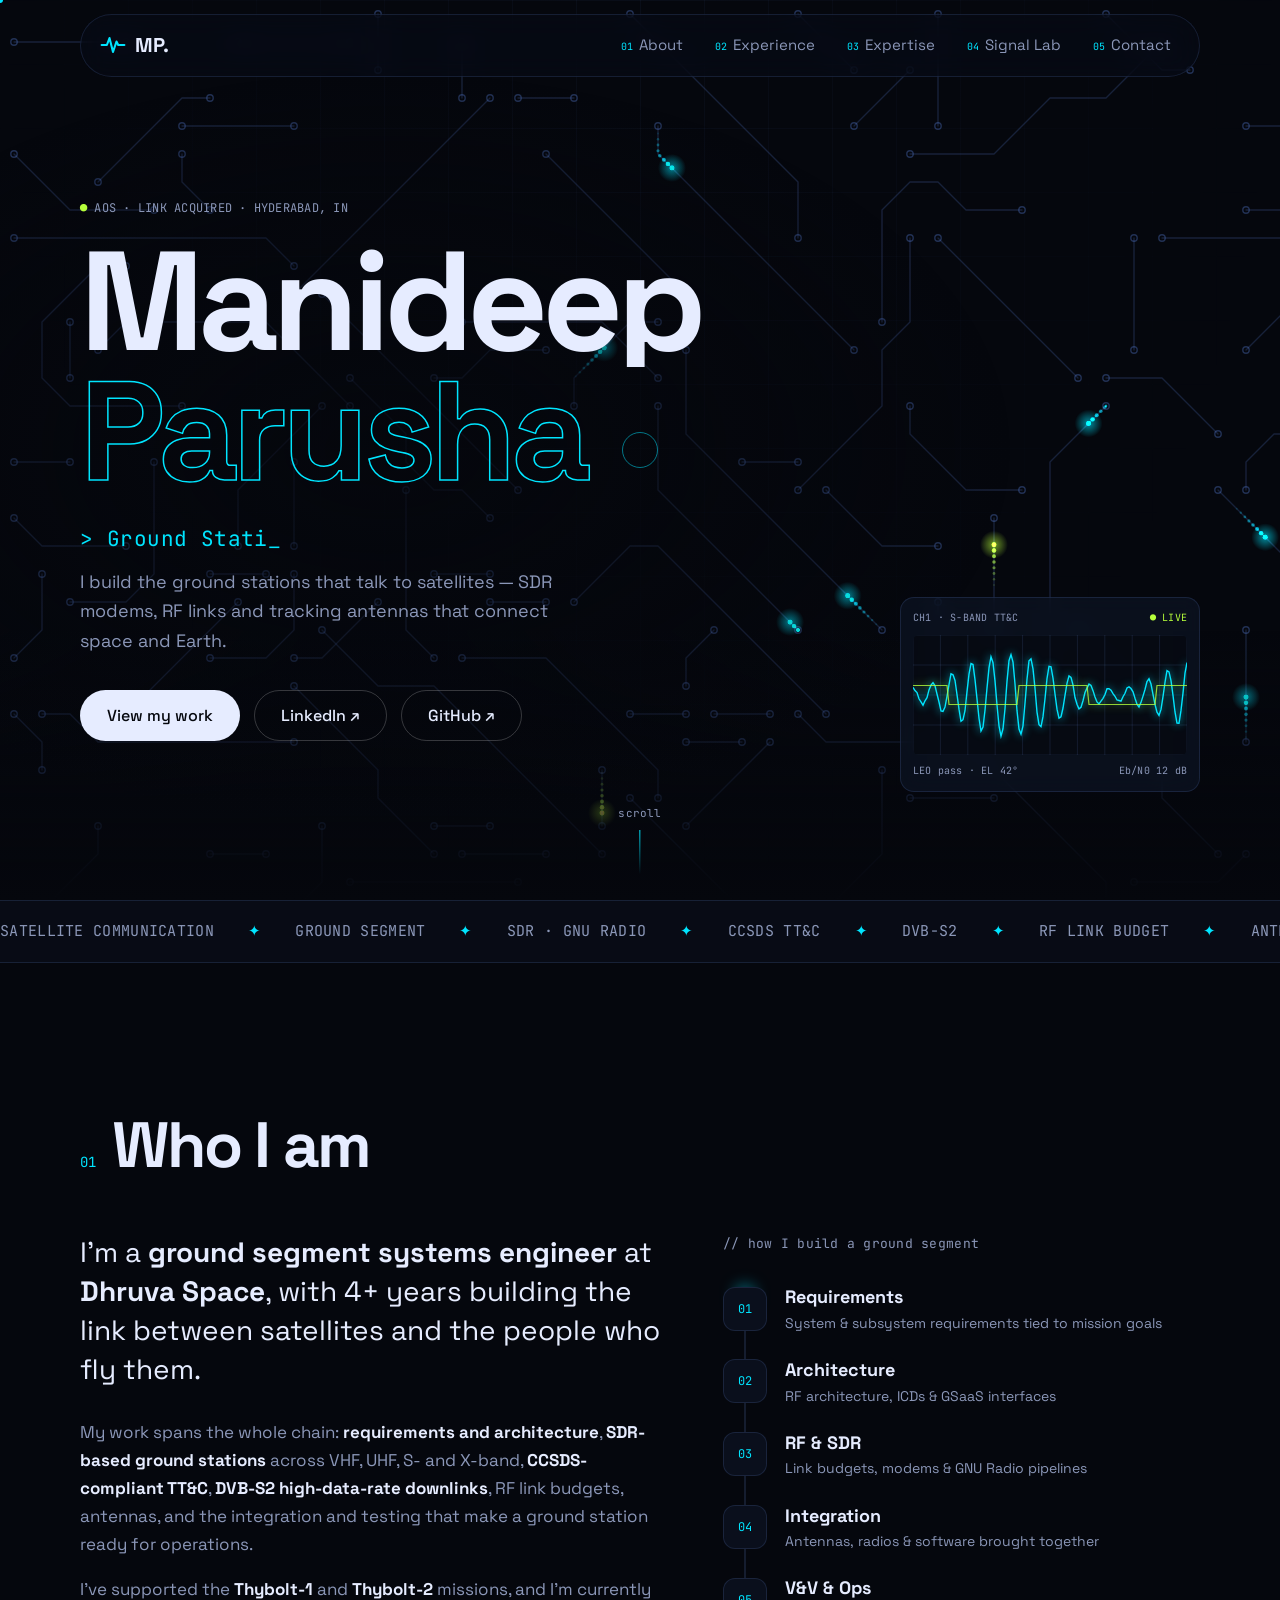
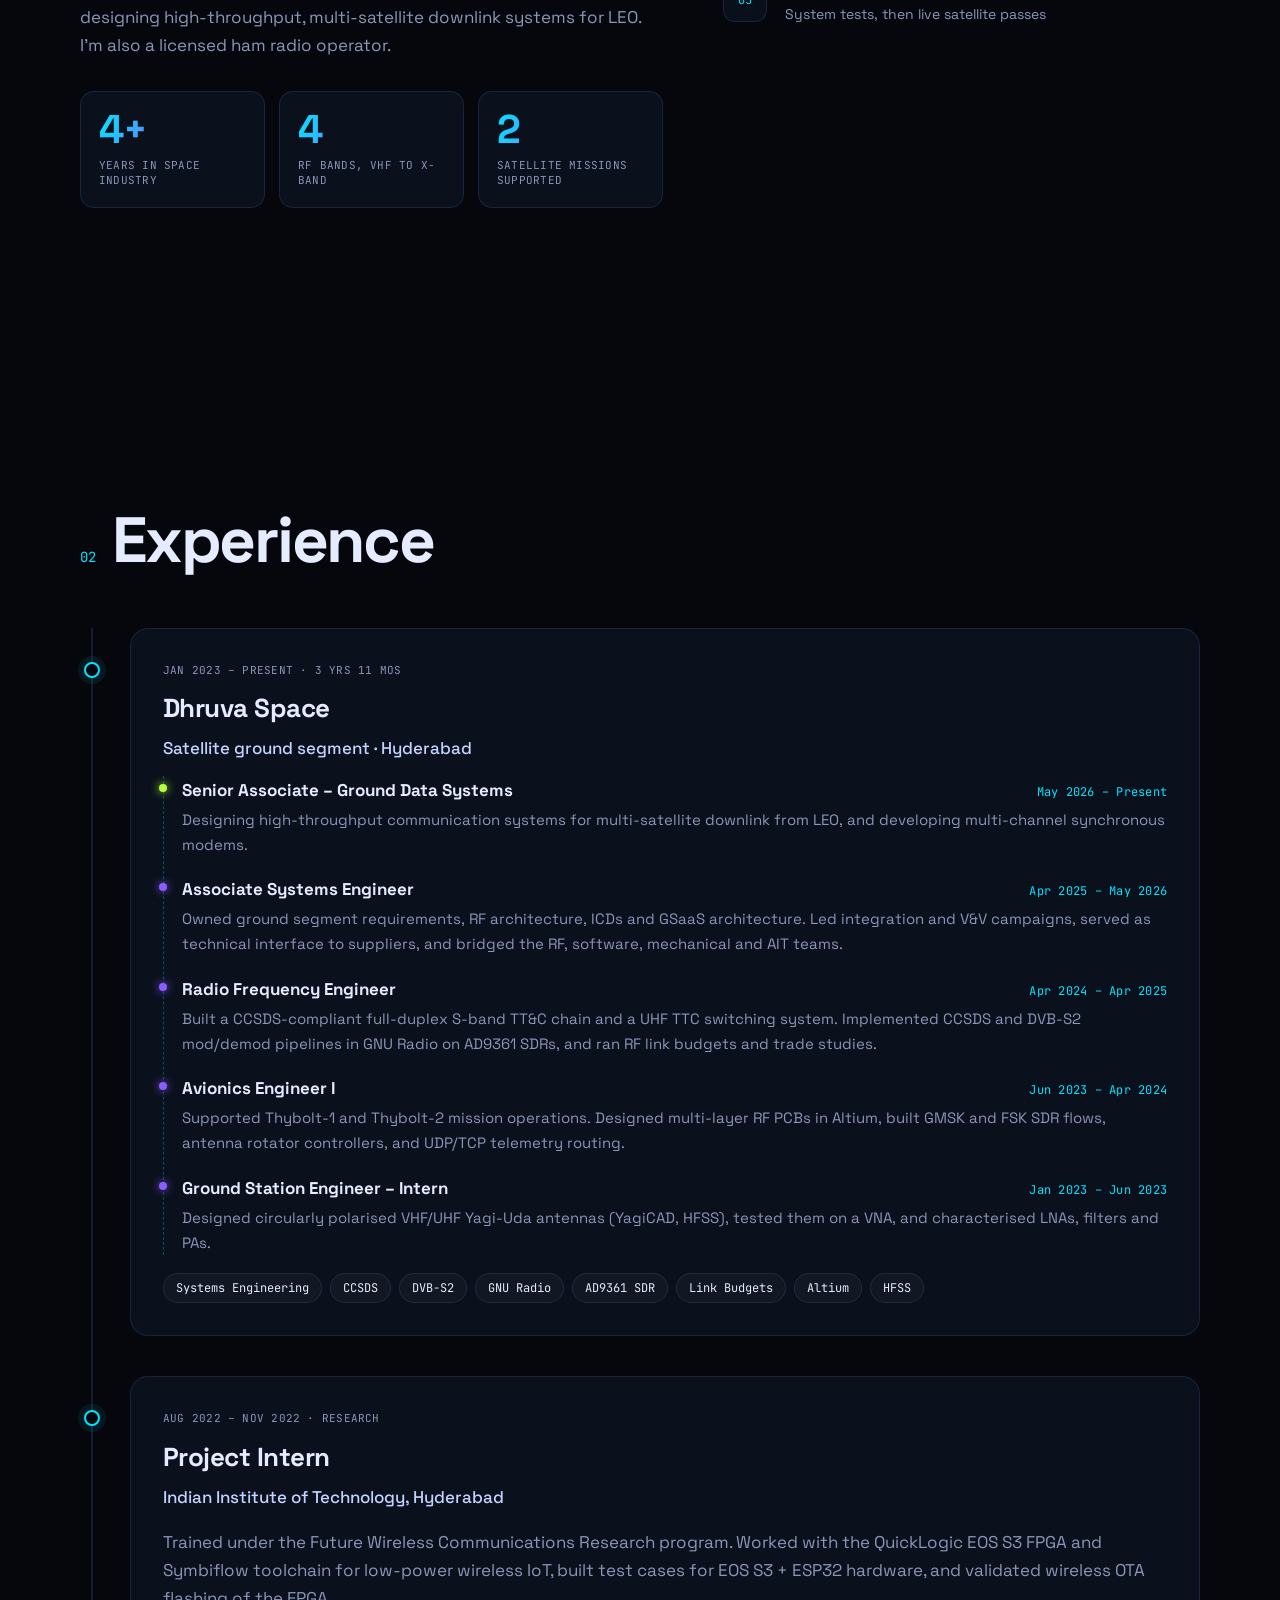
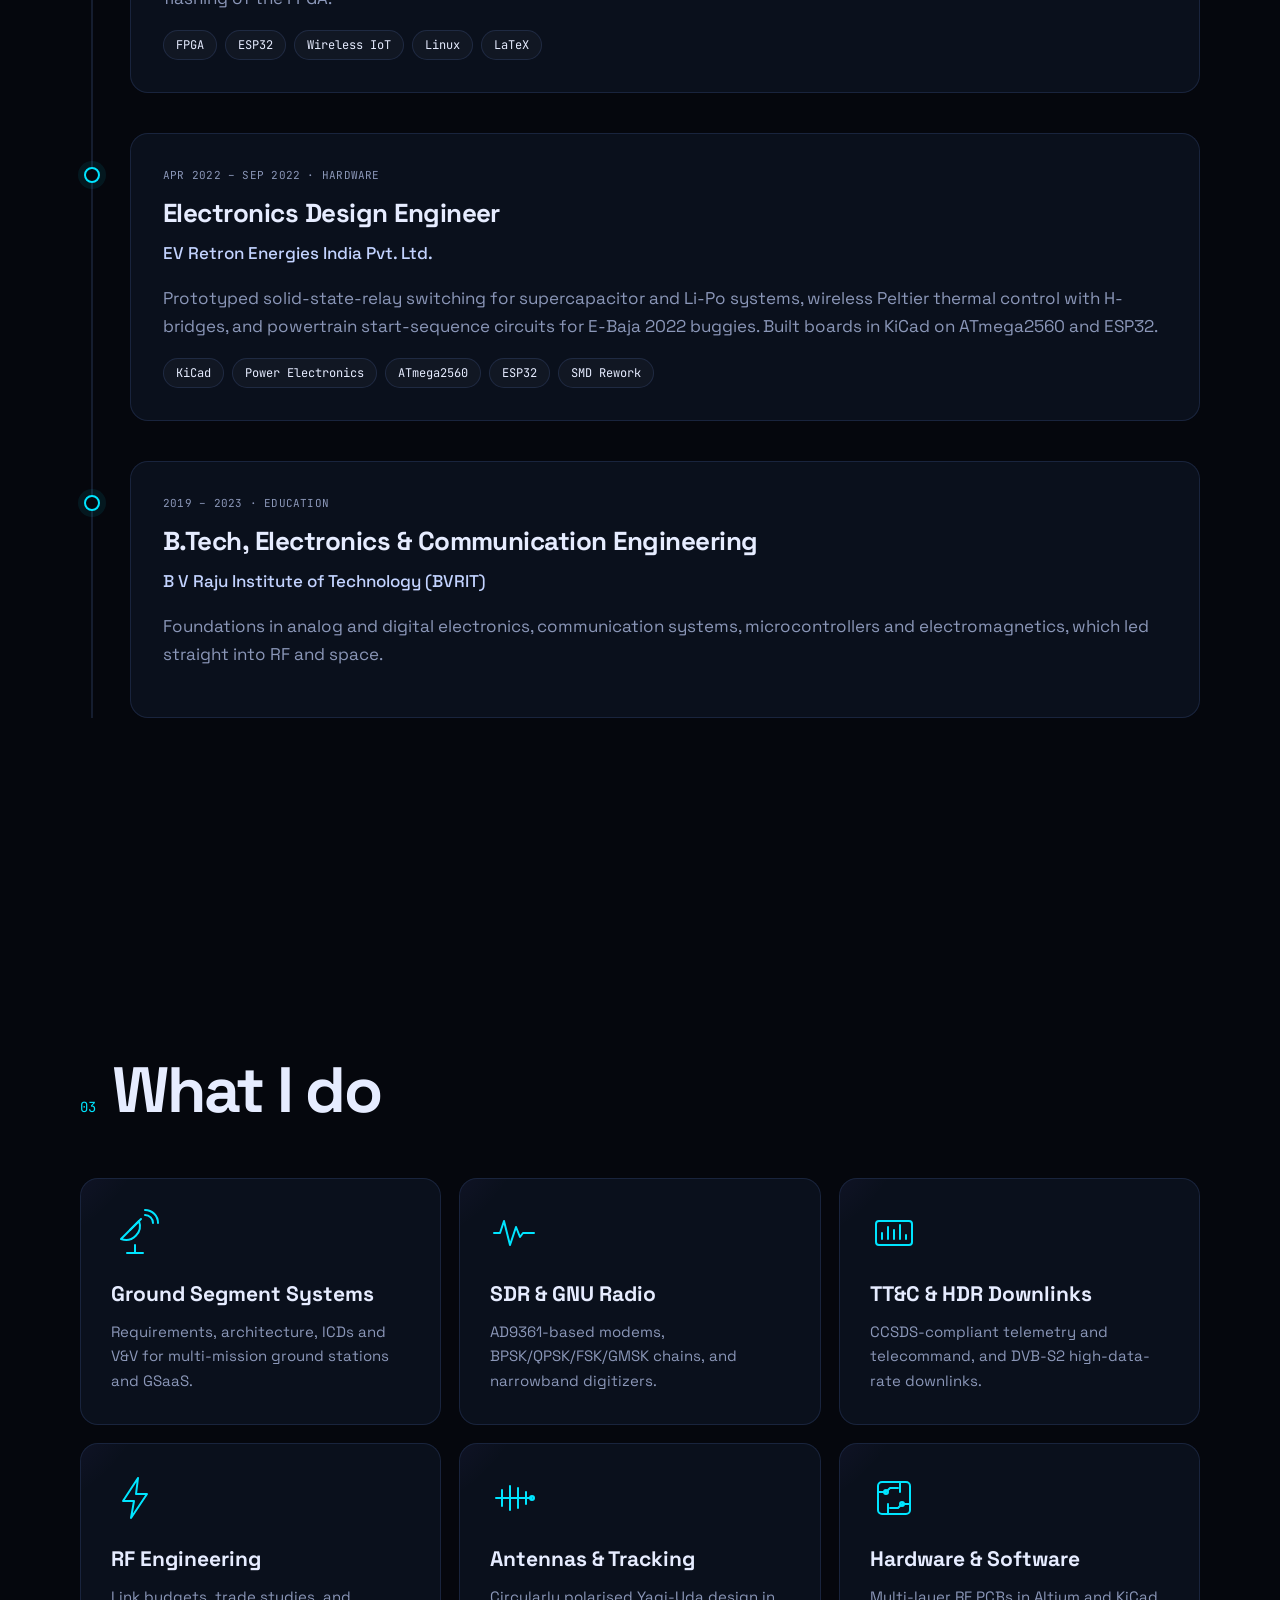
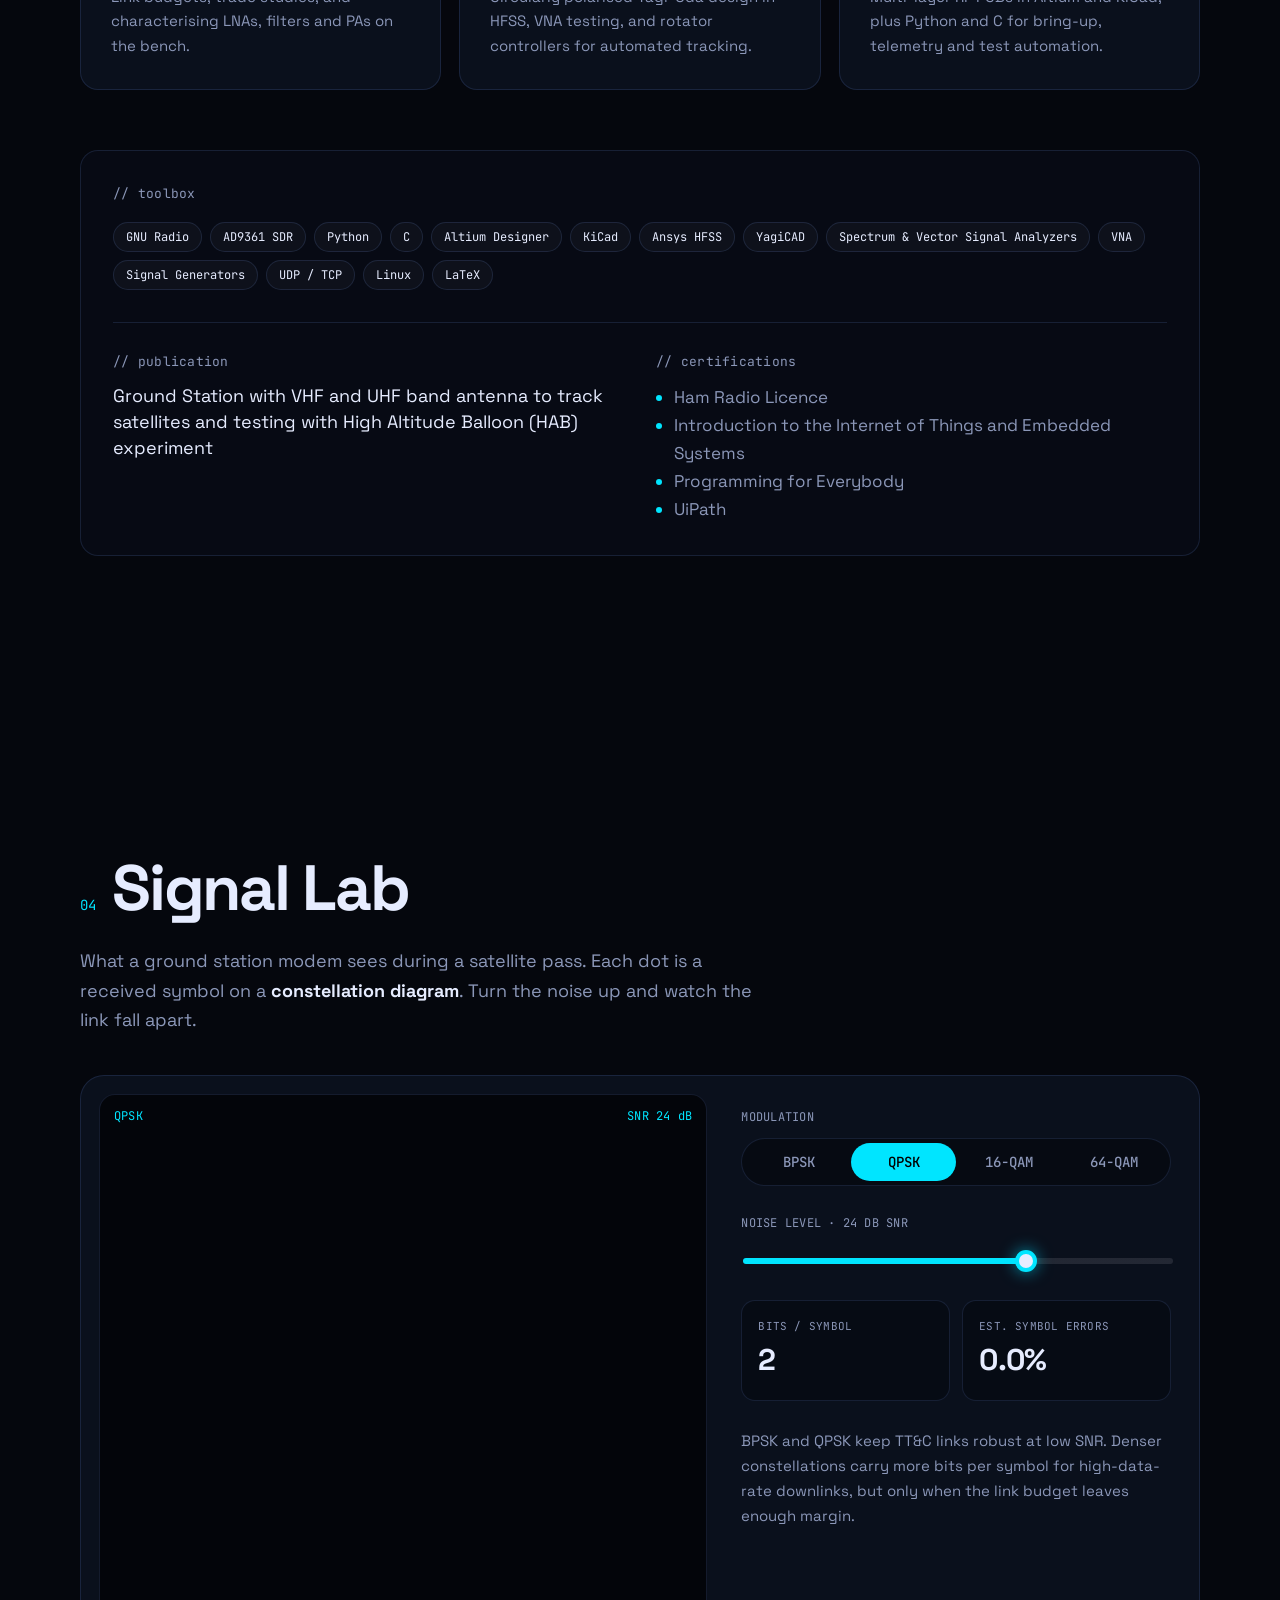
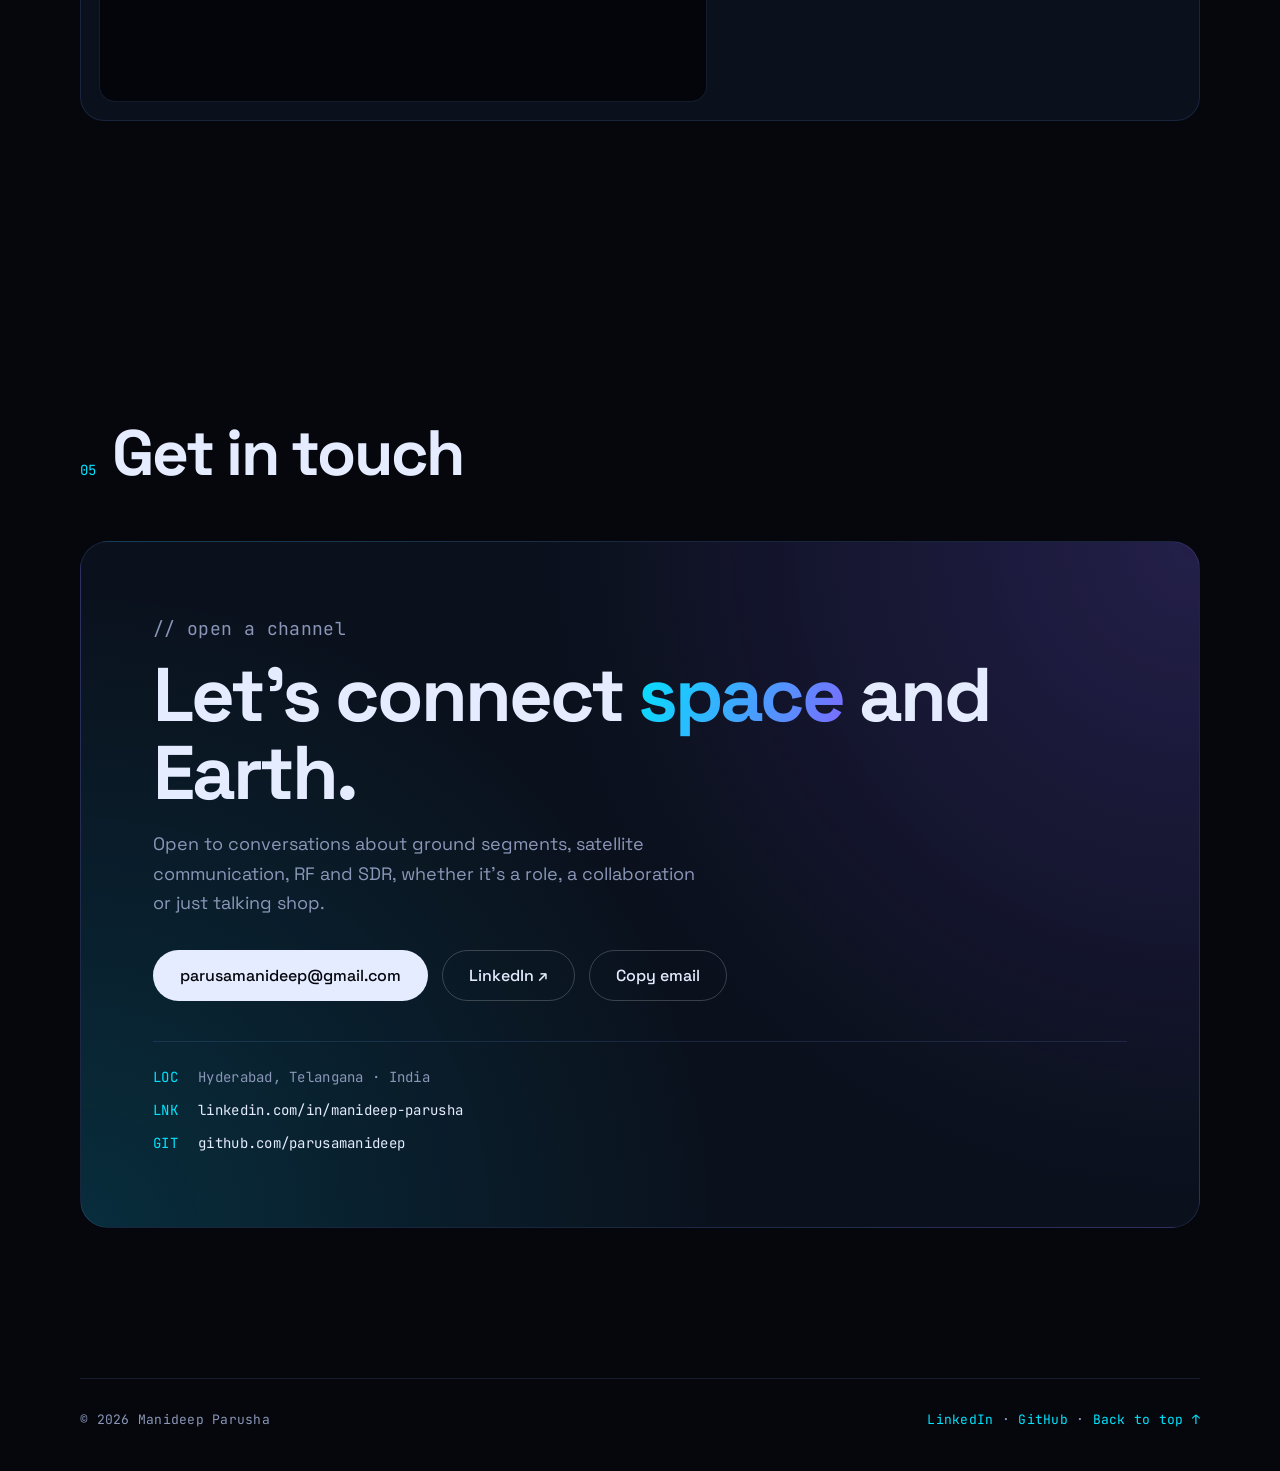
<file: index.html>
<!DOCTYPE html>
<html lang="en">
<head>
  <meta charset="utf-8" />
  <meta name="viewport" content="width=device-width, initial-scale=1" />
  <title>Manideep Parusha · Ground Station & RF Engineer</title>
  <meta name="description" content="Manideep Parusha — satellite ground segment systems engineer at Dhruva Space. RF engineering, SDR, CCSDS TT&C and DVB-S2 downlinks." />
  <meta name="theme-color" content="#05070d" />
  <meta property="og:title" content="Manideep Parusha · Ground Station & RF Engineer" />
  <meta property="og:description" content="Satellite communication systems, RF engineering and SDR technology — connecting space and Earth." />
  <link rel="icon" href="data:image/svg+xml,%3Csvg xmlns='http://www.w3.org/2000/svg' viewBox='0 0 32 32'%3E%3Crect width='32' height='32' rx='8' fill='%2305070d'/%3E%3Cpath d='M4 16h5l3-8 4 16 4-12 2 4h6' fill='none' stroke='%2300e5ff' stroke-width='2.4' stroke-linecap='round' stroke-linejoin='round'/%3E%3C/svg%3E" />
  <link rel="preconnect" href="https://fonts.googleapis.com" />
  <link rel="preconnect" href="https://fonts.gstatic.com" crossorigin />
  <link href="https://fonts.googleapis.com/css2?family=JetBrains+Mono:wght@400;600&family=Space+Grotesk:wght@400;500;700&display=swap" rel="stylesheet" />
  <link rel="stylesheet" href="assets/css/style.css" />
</head>
<body>
  <div class="cursor" aria-hidden="true"><span class="cursor-dot"></span><span class="cursor-ring"></span></div>
  <div class="scroll-progress" aria-hidden="true"></div>

  <!-- Boot loader -->
  <div class="loader" aria-hidden="true">
    <div class="loader-inner">
      <pre class="loader-log"></pre>
      <div class="loader-bar"><span></span></div>
    </div>
  </div>

  <header class="nav">
    <a href="#top" class="brand" aria-label="Home">
      <svg viewBox="0 0 32 32" width="28" height="28" aria-hidden="true"><path d="M3 16h6l3-8 4 16 4-12 2 4h7" fill="none" stroke="currentColor" stroke-width="2.4" stroke-linecap="round" stroke-linejoin="round"/></svg>
      <span>MP<span class="accent">.</span></span>
    </a>
    <nav>
      <ul class="nav-links">
        <li><a href="#about" data-num="01">About</a></li>
        <li><a href="#experience" data-num="02">Experience</a></li>
        <li><a href="#expertise" data-num="03">Expertise</a></li>
        <li><a href="#lab" data-num="04">Signal Lab</a></li>
        <li><a href="#contact" data-num="05">Contact</a></li>
      </ul>
    </nav>
    <button class="nav-toggle" aria-label="Toggle menu" aria-expanded="false"><span></span><span></span></button>
  </header>

  <main id="top">
    <!-- HERO -->
    <section class="hero">
      <canvas id="pcb" aria-hidden="true"></canvas>
      <div class="hero-content">
        <p class="eyebrow mono"><span class="blink">●</span> AOS · LINK ACQUIRED · HYDERABAD, IN</p>
        <h1 class="hero-title">
          <span class="line"><span class="scramble" data-text="Manideep">Manideep</span></span>
          <span class="line outline"><span class="scramble" data-text="Parusha">Parusha</span></span>
        </h1>
        <p class="hero-role mono">&gt; <span class="typed"></span><span class="caret">_</span></p>
        <p class="hero-sub">I build the ground stations that talk to satellites — SDR modems, RF links and tracking antennas that connect space and Earth.</p>
        <div class="hero-cta">
          <a href="#experience" class="btn btn-primary magnetic"><span>View my work</span></a>
          <a href="https://www.linkedin.com/in/manideep-parusha" target="_blank" rel="noopener" class="btn btn-ghost magnetic"><span>LinkedIn ↗</span></a>
          <a href="https://github.com/parusamanideep" target="_blank" rel="noopener" class="btn btn-ghost magnetic"><span>GitHub ↗</span></a>
        </div>
      </div>
      <div class="hero-scope" aria-hidden="true">
        <div class="scope-head mono"><span>CH1 · S-BAND TT&amp;C</span><span class="scope-live">LIVE</span></div>
        <canvas id="scope"></canvas>
        <div class="scope-foot mono"><span>LEO pass · EL 42°</span><span>Eb/N0 12 dB</span></div>
      </div>
      <a href="#about" class="scroll-hint mono" aria-label="Scroll down"><span>scroll</span><i></i></a>
    </section>

    <!-- MARQUEE -->
    <div class="marquee" aria-hidden="true">
      <div class="marquee-track mono">
        <span>Satellite Communication</span><span>✦</span><span>Ground Segment</span><span>✦</span><span>SDR · GNU Radio</span><span>✦</span><span>CCSDS TT&amp;C</span><span>✦</span><span>DVB-S2</span><span>✦</span><span>RF Link Budget</span><span>✦</span><span>Antennas &amp; Tracking</span><span>✦</span><span>Systems Engineering</span><span>✦</span>
        <span>Satellite Communication</span><span>✦</span><span>Ground Segment</span><span>✦</span><span>SDR · GNU Radio</span><span>✦</span><span>CCSDS TT&amp;C</span><span>✦</span><span>DVB-S2</span><span>✦</span><span>RF Link Budget</span><span>✦</span><span>Antennas &amp; Tracking</span><span>✦</span><span>Systems Engineering</span><span>✦</span>
      </div>
    </div>

    <!-- ABOUT -->
    <section id="about" class="section">
      <div class="container">
        <h2 class="section-title reveal"><span class="mono num">01</span> Who I am</h2>
        <div class="about-grid">
          <div class="about-text reveal">
            <p class="lead">I'm a <strong>ground segment systems engineer</strong> at <strong>Dhruva Space</strong>, with 4+ years building the link between satellites and the people who fly them.</p>
            <p>My work spans the whole chain: <strong>requirements and architecture</strong>, <strong>SDR-based ground stations</strong> across VHF, UHF, S- and X-band, <strong>CCSDS-compliant TT&amp;C</strong>, <strong>DVB-S2 high-data-rate downlinks</strong>, RF link budgets, antennas, and the integration and testing that make a ground station ready for operations.</p>
            <p>I've supported the <strong>Thybolt-1</strong> and <strong>Thybolt-2</strong> missions, and I'm currently designing high-throughput, multi-satellite downlink systems for LEO. I'm also a licensed ham radio operator.</p>
            <div class="stats-row">
              <div><strong class="count" data-count="4" data-suffix="+">0</strong><span class="mono">years in space industry</span></div>
              <div><strong class="count" data-count="4">0</strong><span class="mono">RF bands, VHF to X-band</span></div>
              <div><strong class="count" data-count="2">0</strong><span class="mono">satellite missions supported</span></div>
            </div>
          </div>
          <div class="signal-chain reveal" aria-label="My systems engineering flow: requirements, architecture, RF and SDR, integration, verification and validation">
            <p class="mono chain-label">// how I build a ground segment</p>
            <ol class="chain">
              <li><span class="chain-node">01</span><div><h4>Requirements</h4><p>System &amp; subsystem requirements tied to mission goals</p></div></li>
              <li><span class="chain-node">02</span><div><h4>Architecture</h4><p>RF architecture, ICDs &amp; GSaaS interfaces</p></div></li>
              <li><span class="chain-node">03</span><div><h4>RF &amp; SDR</h4><p>Link budgets, modems &amp; GNU Radio pipelines</p></div></li>
              <li><span class="chain-node">04</span><div><h4>Integration</h4><p>Antennas, radios &amp; software brought together</p></div></li>
              <li><span class="chain-node">05</span><div><h4>V&amp;V &amp; Ops</h4><p>System tests, then live satellite passes</p></div></li>
            </ol>
          </div>
        </div>
      </div>
    </section>

    <!-- EXPERIENCE -->
    <section id="experience" class="section">
      <div class="container">
        <h2 class="section-title reveal"><span class="mono num">02</span> Experience</h2>
        <div class="timeline">
          <div class="timeline-line"><span></span></div>

          <article class="t-item reveal">
            <div class="t-dot"></div>
            <div class="card tilt">
              <div class="card-glow"></div>
              <p class="mono t-tag">JAN 2023 – PRESENT · 3 YRS 11 MOS</p>
              <h3>Dhruva Space</h3>
              <p class="t-org">Satellite ground segment · Hyderabad</p>
              <ol class="roles">
                <li>
                  <div class="role-head"><h4>Senior Associate – Ground Data Systems</h4><span class="mono">May 2026 – Present</span></div>
                  <p>Designing high-throughput communication systems for multi-satellite downlink from LEO, and developing multi-channel synchronous modems.</p>
                </li>
                <li>
                  <div class="role-head"><h4>Associate Systems Engineer</h4><span class="mono">Apr 2025 – May 2026</span></div>
                  <p>Owned ground segment requirements, RF architecture, ICDs and GSaaS architecture. Led integration and V&amp;V campaigns, served as technical interface to suppliers, and bridged the RF, software, mechanical and AIT teams.</p>
                </li>
                <li>
                  <div class="role-head"><h4>Radio Frequency Engineer</h4><span class="mono">Apr 2024 – Apr 2025</span></div>
                  <p>Built a CCSDS-compliant full-duplex S-band TT&amp;C chain and a UHF TTC switching system. Implemented CCSDS and DVB-S2 mod/demod pipelines in GNU Radio on AD9361 SDRs, and ran RF link budgets and trade studies.</p>
                </li>
                <li>
                  <div class="role-head"><h4>Avionics Engineer I</h4><span class="mono">Jun 2023 – Apr 2024</span></div>
                  <p>Supported Thybolt-1 and Thybolt-2 mission operations. Designed multi-layer RF PCBs in Altium, built GMSK and FSK SDR flows, antenna rotator controllers, and UDP/TCP telemetry routing.</p>
                </li>
                <li>
                  <div class="role-head"><h4>Ground Station Engineer – Intern</h4><span class="mono">Jan 2023 – Jun 2023</span></div>
                  <p>Designed circularly polarised VHF/UHF Yagi-Uda antennas (YagiCAD, HFSS), tested them on a VNA, and characterised LNAs, filters and PAs.</p>
                </li>
              </ol>
              <ul class="chips"><li>Systems Engineering</li><li>CCSDS</li><li>DVB-S2</li><li>GNU Radio</li><li>AD9361 SDR</li><li>Link Budgets</li><li>Altium</li><li>HFSS</li></ul>
            </div>
          </article>

          <article class="t-item reveal">
            <div class="t-dot"></div>
            <div class="card tilt">
              <div class="card-glow"></div>
              <p class="mono t-tag">AUG 2022 – NOV 2022 · RESEARCH</p>
              <h3>Project Intern</h3>
              <p class="t-org">Indian Institute of Technology, Hyderabad</p>
              <p>Trained under the Future Wireless Communications Research program. Worked with the QuickLogic EOS S3 FPGA and Symbiflow toolchain for low-power wireless IoT, built test cases for EOS S3 + ESP32 hardware, and validated wireless OTA flashing of the FPGA.</p>
              <ul class="chips"><li>FPGA</li><li>ESP32</li><li>Wireless IoT</li><li>Linux</li><li>LaTeX</li></ul>
            </div>
          </article>

          <article class="t-item reveal">
            <div class="t-dot"></div>
            <div class="card tilt">
              <div class="card-glow"></div>
              <p class="mono t-tag">APR 2022 – SEP 2022 · HARDWARE</p>
              <h3>Electronics Design Engineer</h3>
              <p class="t-org">EV Retron Energies India Pvt. Ltd.</p>
              <p>Prototyped solid-state-relay switching for supercapacitor and Li-Po systems, wireless Peltier thermal control with H-bridges, and powertrain start-sequence circuits for E-Baja 2022 buggies. Built boards in KiCad on ATmega2560 and ESP32.</p>
              <ul class="chips"><li>KiCad</li><li>Power Electronics</li><li>ATmega2560</li><li>ESP32</li><li>SMD Rework</li></ul>
            </div>
          </article>

          <article class="t-item reveal">
            <div class="t-dot"></div>
            <div class="card tilt">
              <div class="card-glow"></div>
              <p class="mono t-tag">2019 – 2023 · EDUCATION</p>
              <h3>B.Tech, Electronics &amp; Communication Engineering</h3>
              <p class="t-org">B V Raju Institute of Technology (BVRIT)</p>
              <p>Foundations in analog and digital electronics, communication systems, microcontrollers and electromagnetics, which led straight into RF and space.</p>
            </div>
          </article>
        </div>
      </div>
    </section>

    <!-- EXPERTISE -->
    <section id="expertise" class="section">
      <div class="container">
        <h2 class="section-title reveal"><span class="mono num">03</span> What I do</h2>
        <div class="grid-cards">
          <div class="feature spotlight reveal">
            <svg class="f-icon" viewBox="0 0 48 48" aria-hidden="true"><path d="M10 30a14 14 0 0 0 18-18Z"/><path d="M19 21 30 10"/><path d="M16 44h16M24 44v-8"/><path class="wave w1" d="M34 6a8 8 0 0 1 8 8"/><path class="wave w2" d="M34 1a13 13 0 0 1 13 13"/></svg>
            <h3>Ground Segment Systems</h3>
            <p>Requirements, architecture, ICDs and V&amp;V for multi-mission ground stations and GSaaS.</p>
          </div>
          <div class="feature spotlight reveal">
            <svg class="f-icon" viewBox="0 0 48 48" aria-hidden="true"><path d="M4 24h6l4-12 6 24 6-18 4 10 3-4h11"/></svg>
            <h3>SDR &amp; GNU Radio</h3>
            <p>AD9361-based modems, BPSK/QPSK/FSK/GMSK chains, and narrowband digitizers.</p>
          </div>
          <div class="feature spotlight reveal">
            <svg class="f-icon" viewBox="0 0 48 48" aria-hidden="true"><rect x="6" y="12" width="36" height="24" rx="3"/><path d="M12 30v-6M18 30V18M24 30v-9M30 30V16M36 30v-4"/></svg>
            <h3>TT&amp;C &amp; HDR Downlinks</h3>
            <p>CCSDS-compliant telemetry and telecommand, and DVB-S2 high-data-rate downlinks.</p>
          </div>
          <div class="feature spotlight reveal">
            <svg class="f-icon" viewBox="0 0 48 48" aria-hidden="true"><path d="M27 4 12 27h11l-3 17 16-24H25l2-16Z"/></svg>
            <h3>RF Engineering</h3>
            <p>Link budgets, trade studies, and characterising LNAs, filters and PAs on the bench.</p>
          </div>
          <div class="feature spotlight reveal">
            <svg class="f-icon" viewBox="0 0 48 48" aria-hidden="true"><path d="M6 24h36M12 16v16M20 12v24M28 14v20M36 18v12"/><circle cx="42" cy="24" r="2"/></svg>
            <h3>Antennas &amp; Tracking</h3>
            <p>Circularly polarised Yagi-Uda design in HFSS, VNA testing, and rotator controllers for automated tracking.</p>
          </div>
          <div class="feature spotlight reveal">
            <svg class="f-icon" viewBox="0 0 48 48" aria-hidden="true"><rect x="8" y="8" width="32" height="32" rx="4"/><path d="M8 18h8l4-4h8M40 30h-8l-4 4h-8M18 40V30M30 8v10"/><circle cx="16" cy="18" r="2"/><circle cx="32" cy="30" r="2"/></svg>
            <h3>Hardware &amp; Software</h3>
            <p>Multi-layer RF PCBs in Altium and KiCad, plus Python and C for bring-up, telemetry and test automation.</p>
          </div>
        </div>

        <div class="toolbox reveal">
          <p class="mono chain-label">// toolbox</p>
          <ul class="chips tools">
            <li>GNU Radio</li><li>AD9361 SDR</li><li>Python</li><li>C</li><li>Altium Designer</li><li>KiCad</li><li>Ansys HFSS</li><li>YagiCAD</li><li>Spectrum &amp; Vector Signal Analyzers</li><li>VNA</li><li>Signal Generators</li><li>UDP / TCP</li><li>Linux</li><li>LaTeX</li>
          </ul>
          <div class="creds">
            <div>
              <p class="mono chain-label">// publication</p>
              <p class="cred-title">Ground Station with VHF and UHF band antenna to track satellites and testing with High Altitude Balloon (HAB) experiment</p>
            </div>
            <div>
              <p class="mono chain-label">// certifications</p>
              <ul class="cred-list">
                <li>Ham Radio Licence</li>
                <li>Introduction to the Internet of Things and Embedded Systems</li>
                <li>Programming for Everybody</li>
                <li>UiPath</li>
              </ul>
            </div>
          </div>
        </div>
      </div>
    </section>

    <!-- SIGNAL LAB -->
    <section id="lab" class="section">
      <div class="container">
        <h2 class="section-title reveal"><span class="mono num">04</span> Signal Lab</h2>
        <p class="section-intro reveal">What a ground station modem sees during a satellite pass. Each dot is a received symbol on a <strong>constellation diagram</strong>. Turn the noise up and watch the link fall apart.</p>
        <div class="lab reveal">
          <div class="lab-screen">
            <canvas id="constellation" aria-label="Animated constellation diagram"></canvas>
            <div class="lab-overlay mono"><span id="lab-mod">QPSK</span><span id="lab-snr">SNR 24 dB</span></div>
          </div>
          <div class="lab-controls">
            <div class="control">
              <span class="label mono" id="mod-label">Modulation</span>
              <div class="seg" role="radiogroup" id="mod" aria-labelledby="mod-label">
                <button role="radio" aria-checked="false" data-m="2">BPSK</button>
                <button role="radio" aria-checked="true" data-m="4" class="on">QPSK</button>
                <button role="radio" aria-checked="false" data-m="16">16-QAM</button>
                <button role="radio" aria-checked="false" data-m="64">64-QAM</button>
              </div>
            </div>
            <div class="control">
              <label class="mono" for="snr">Noise level · <span id="snr-val">24 dB SNR</span></label>
              <input type="range" id="snr" min="0" max="36" value="24" />
            </div>
            <div class="stats">
              <div><span class="mono">bits / symbol</span><strong id="bps">2</strong></div>
              <div><span class="mono">est. symbol errors</span><strong id="ser">0.0%</strong></div>
            </div>
            <p class="lab-note">BPSK and QPSK keep TT&amp;C links robust at low SNR. Denser constellations carry more bits per symbol for high-data-rate downlinks, but only when the link budget leaves enough margin.</p>
          </div>
        </div>
      </div>
    </section>

    <!-- CONTACT -->
    <section id="contact" class="section contact">
      <div class="container">
        <h2 class="section-title reveal"><span class="mono num">05</span> Get in touch</h2>
        <div class="contact-box reveal">
          <p class="contact-kicker mono">// open a channel</p>
          <h3 class="contact-big">Let's connect <span class="grad">space</span> and Earth.</h3>
          <p>Open to conversations about ground segments, satellite communication, RF and SDR, whether it's a role, a collaboration or just talking shop.</p>
          <div class="contact-actions">
            <a href="mailto:parusamanideep@gmail.com" class="btn btn-primary magnetic"><span>parusamanideep@gmail.com</span></a>
            <a href="https://www.linkedin.com/in/manideep-parusha" target="_blank" rel="noopener" class="btn btn-ghost magnetic"><span>LinkedIn ↗</span></a>
            <button class="btn btn-ghost magnetic copy-email" data-email="parusamanideep@gmail.com"><span>Copy email</span></button>
          </div>
          <ul class="contact-meta mono">
            <li><span>LOC</span> Hyderabad, Telangana · India</li>
            <li><span>LNK</span> <a href="https://www.linkedin.com/in/manideep-parusha" target="_blank" rel="noopener">linkedin.com/in/manideep-parusha</a></li>
            <li><span>GIT</span> <a href="https://github.com/parusamanideep" target="_blank" rel="noopener">github.com/parusamanideep</a></li>
          </ul>
        </div>
      </div>
    </section>
  </main>

  <footer class="footer mono">
    <p>© <span id="year"></span> Manideep Parusha</p>
    <p><a href="https://www.linkedin.com/in/manideep-parusha" target="_blank" rel="noopener">LinkedIn</a> · <a href="https://github.com/parusamanideep" target="_blank" rel="noopener">GitHub</a> · <a href="#top">Back to top ↑</a></p>
  </footer>

  <div class="toast mono" role="status" aria-live="polite"></div>
  <script src="assets/js/app.js"></script>
</body>
</html>
</file>
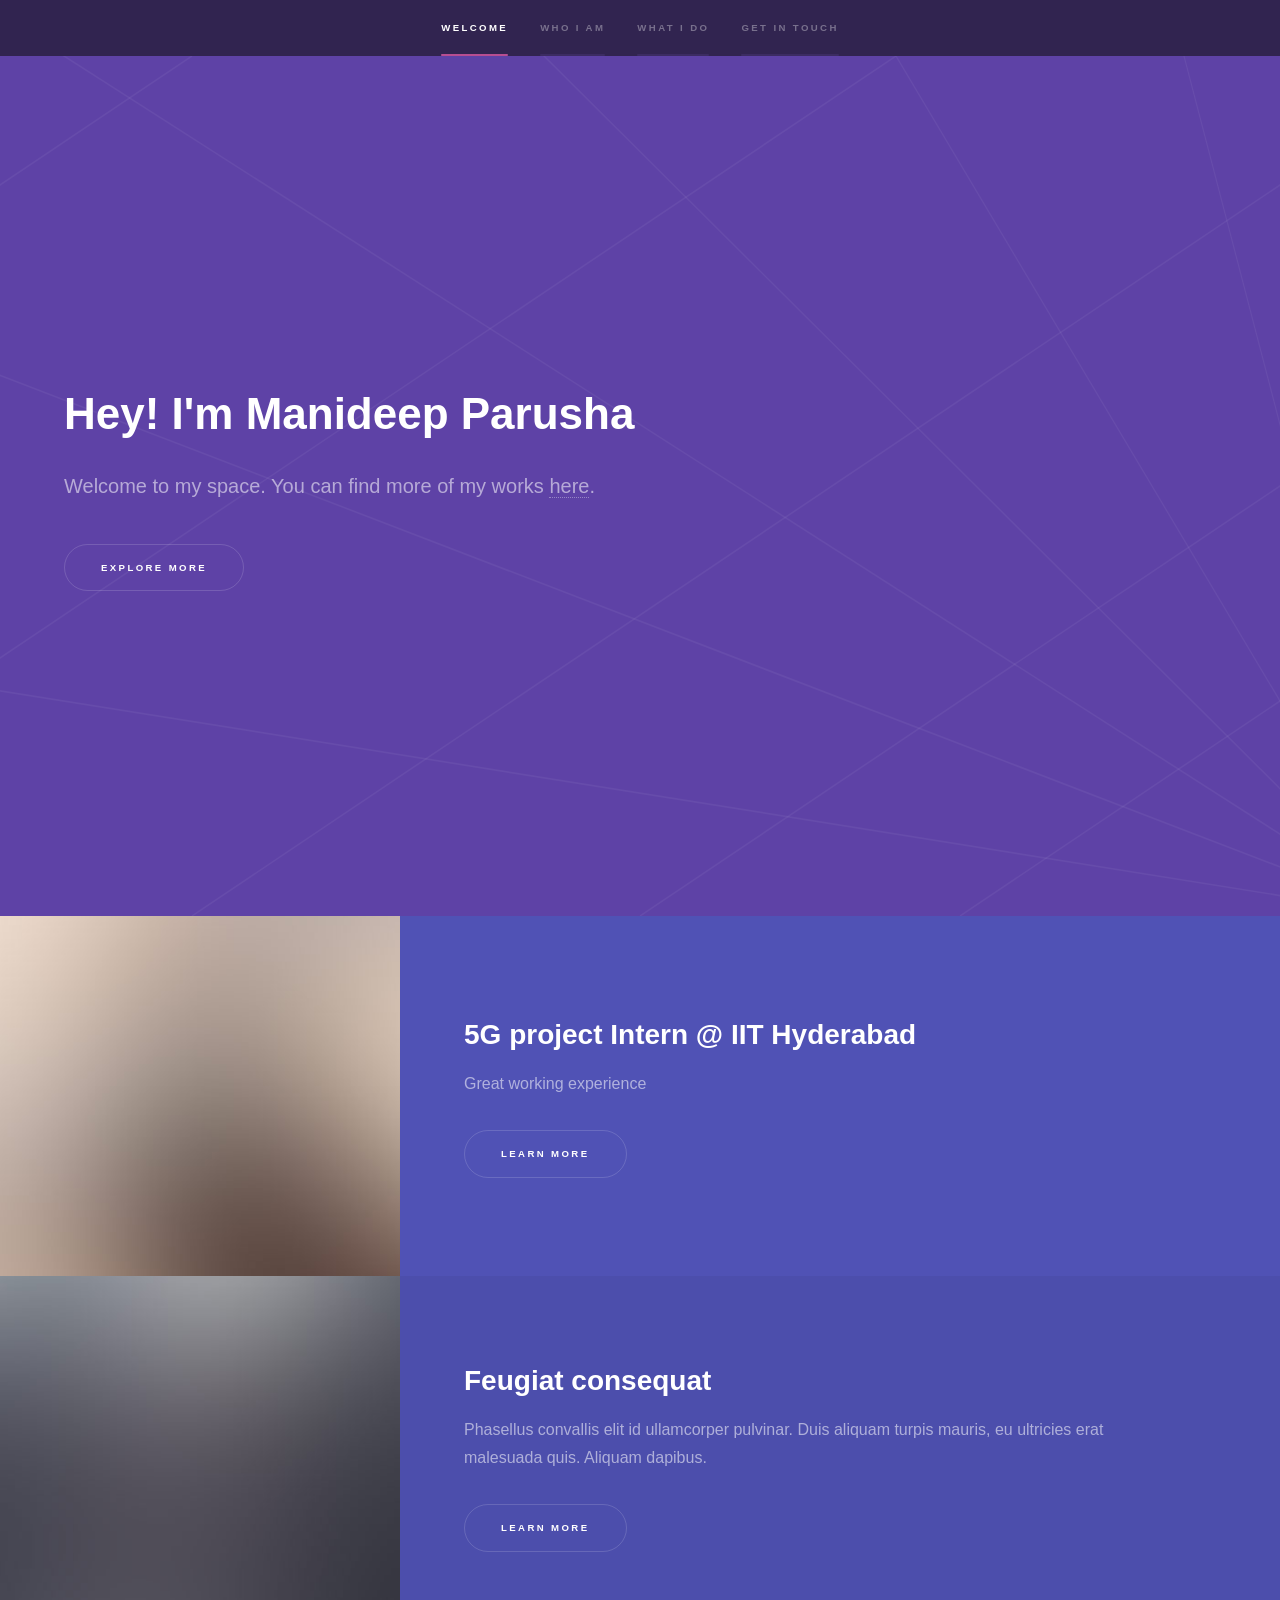
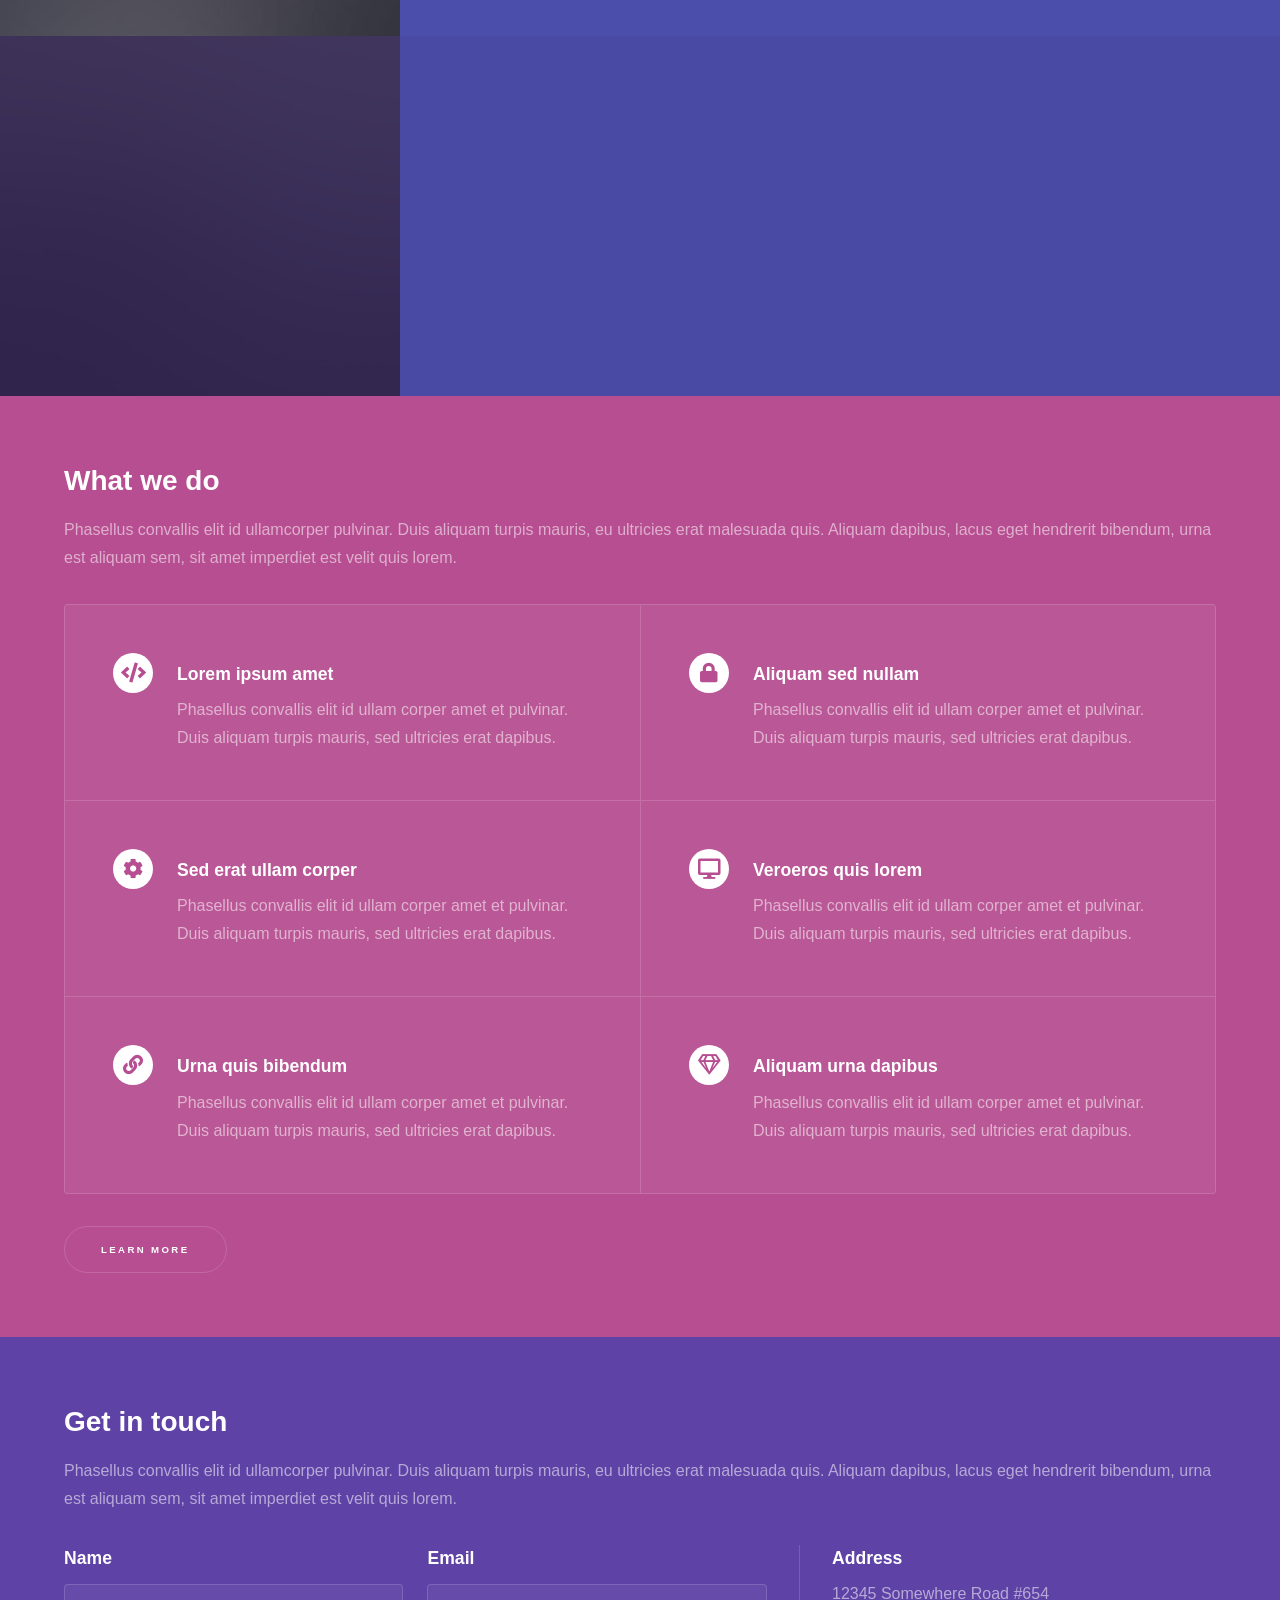
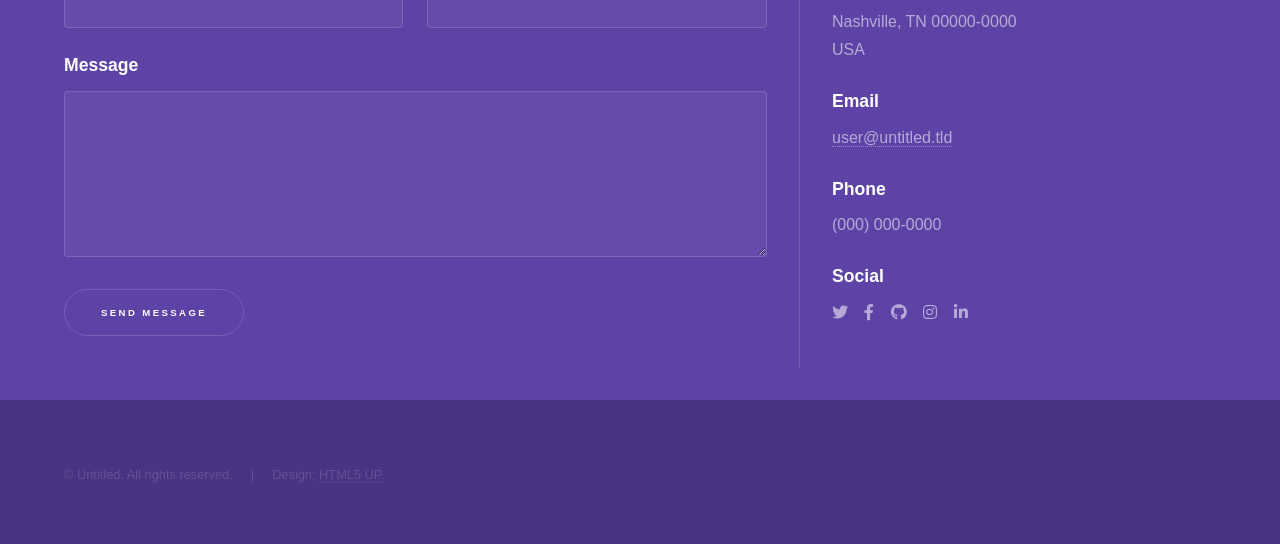
<file: Hyperspace/index.html>
<!DOCTYPE HTML>
<!--
	Hyperspace by HTML5 UP
	html5up.net | @ajlkn
	Free for personal and commercial use under the CCA 3.0 license (html5up.net/license)
-->
<html>
	<head>
		<title>Manideep Parusha</title>
		<meta charset="utf-8" />
		<meta name="viewport" content="width=device-width, initial-scale=1, user-scalable=no" />
		<link rel="stylesheet" href="assets/css/main.css" />
		<noscript><link rel="stylesheet" href="assets/css/noscript.css" /></noscript>
	</head>
	<body class="is-preload">

		<!-- Sidebar -->
			<section id="sidebar">
				<div class="inner">
					<nav>
						<ul>
							<li><a href="#intro">Welcome</a></li>
							<li><a href="#one">Who I am</a></li>
							<li><a href="#two">What I do</a></li>
							<li><a href="#three">Get in touch</a></li>
						</ul>
					</nav>
				</div>
			</section>

		<!-- Wrapper -->
			<div id="wrapper">

				<!-- Intro -->
					<section id="intro" class="wrapper style1 fullscreen fade-up">
						<div class="inner">
							<h1>Hey! I'm Manideep Parusha</h1>
							<p>Welcome to my space.
							You can find more of my works  <a href="http://github.com/parusamanideep">here</a>.</p>
							<ul class="actions">
								<li><a href="#one" class="button scrolly">Explore more</a></li>
							</ul>
						</div>
					</section>

				<!-- One -->
					<section id="one" class="wrapper style2 spotlights">
						<section>
							<a href="#" class="image"><img src="images/pic01.jpg" alt="" data-position="center center" /></a>
							<div class="content">
								<div class="inner">
									<h2>5G project Intern @ IIT Hyderabad</h2>
									<p>Great working experience</p>
									<ul class="actions">
										<li><a href="generic.html" class="button">Learn more</a></li>
									</ul>
								</div>
							</div>
						</section>
						<section>
							<a href="#" class="image"><img src="images/pic02.jpg" alt="" data-position="top center" /></a>
							<div class="content">
								<div class="inner">
									<h2>Feugiat consequat</h2>
									<p>Phasellus convallis elit id ullamcorper pulvinar. Duis aliquam turpis mauris, eu ultricies erat malesuada quis. Aliquam dapibus.</p>
									<ul class="actions">
										<li><a href="generic.html" class="button">Learn more</a></li>
									</ul>
								</div>
							</div>
						</section>
						<section>
							<a href="#" class="image"><img src="images/pic03.jpg" alt="" data-position="25% 25%" /></a>
							<div class="content">
								<div class="inner">
									<h2>Ultricies aliquam</h2>
									<p>Phasellus convallis elit id ullamcorper pulvinar. Duis aliquam turpis mauris, eu ultricies erat malesuada quis. Aliquam dapibus.</p>
									<ul class="actions">
										<li><a href="generic.html" class="button">Learn more</a></li>
									</ul>
								</div>
							</div>
						</section>
					</section>

				<!-- Two -->
					<section id="two" class="wrapper style3 fade-up">
						<div class="inner">
							<h2>What we do</h2>
							<p>Phasellus convallis elit id ullamcorper pulvinar. Duis aliquam turpis mauris, eu ultricies erat malesuada quis. Aliquam dapibus, lacus eget hendrerit bibendum, urna est aliquam sem, sit amet imperdiet est velit quis lorem.</p>
							<div class="features">
								<section>
									<span class="icon solid major fa-code"></span>
									<h3>Lorem ipsum amet</h3>
									<p>Phasellus convallis elit id ullam corper amet et pulvinar. Duis aliquam turpis mauris, sed ultricies erat dapibus.</p>
								</section>
								<section>
									<span class="icon solid major fa-lock"></span>
									<h3>Aliquam sed nullam</h3>
									<p>Phasellus convallis elit id ullam corper amet et pulvinar. Duis aliquam turpis mauris, sed ultricies erat dapibus.</p>
								</section>
								<section>
									<span class="icon solid major fa-cog"></span>
									<h3>Sed erat ullam corper</h3>
									<p>Phasellus convallis elit id ullam corper amet et pulvinar. Duis aliquam turpis mauris, sed ultricies erat dapibus.</p>
								</section>
								<section>
									<span class="icon solid major fa-desktop"></span>
									<h3>Veroeros quis lorem</h3>
									<p>Phasellus convallis elit id ullam corper amet et pulvinar. Duis aliquam turpis mauris, sed ultricies erat dapibus.</p>
								</section>
								<section>
									<span class="icon solid major fa-link"></span>
									<h3>Urna quis bibendum</h3>
									<p>Phasellus convallis elit id ullam corper amet et pulvinar. Duis aliquam turpis mauris, sed ultricies erat dapibus.</p>
								</section>
								<section>
									<span class="icon major fa-gem"></span>
									<h3>Aliquam urna dapibus</h3>
									<p>Phasellus convallis elit id ullam corper amet et pulvinar. Duis aliquam turpis mauris, sed ultricies erat dapibus.</p>
								</section>
							</div>
							<ul class="actions">
								<li><a href="generic.html" class="button">Learn more</a></li>
							</ul>
						</div>
					</section>

				<!-- Three -->
					<section id="three" class="wrapper style1 fade-up">
						<div class="inner">
							<h2>Get in touch</h2>
							<p>Phasellus convallis elit id ullamcorper pulvinar. Duis aliquam turpis mauris, eu ultricies erat malesuada quis. Aliquam dapibus, lacus eget hendrerit bibendum, urna est aliquam sem, sit amet imperdiet est velit quis lorem.</p>
							<div class="split style1">
								<section>
									<form method="post" action="#">
										<div class="fields">
											<div class="field half">
												<label for="name">Name</label>
												<input type="text" name="name" id="name" />
											</div>
											<div class="field half">
												<label for="email">Email</label>
												<input type="text" name="email" id="email" />
											</div>
											<div class="field">
												<label for="message">Message</label>
												<textarea name="message" id="message" rows="5"></textarea>
											</div>
										</div>
										<ul class="actions">
											<li><a href="" class="button submit">Send Message</a></li>
										</ul>
									</form>
								</section>
								<section>
									<ul class="contact">
										<li>
											<h3>Address</h3>
											<span>12345 Somewhere Road #654<br />
											Nashville, TN 00000-0000<br />
											USA</span>
										</li>
										<li>
											<h3>Email</h3>
											<a href="#">user@untitled.tld</a>
										</li>
										<li>
											<h3>Phone</h3>
											<span>(000) 000-0000</span>
										</li>
										<li>
											<h3>Social</h3>
											<ul class="icons">
												<li><a href="#" class="icon brands fa-twitter"><span class="label">Twitter</span></a></li>
												<li><a href="#" class="icon brands fa-facebook-f"><span class="label">Facebook</span></a></li>
												<li><a href="#" class="icon brands fa-github"><span class="label">GitHub</span></a></li>
												<li><a href="#" class="icon brands fa-instagram"><span class="label">Instagram</span></a></li>
												<li><a href="#" class="icon brands fa-linkedin-in"><span class="label">LinkedIn</span></a></li>
											</ul>
										</li>
									</ul>
								</section>
							</div>
						</div>
					</section>

			</div>

		<!-- Footer -->
			<footer id="footer" class="wrapper style1-alt">
				<div class="inner">
					<ul class="menu">
						<li>&copy; Untitled. All rights reserved.</li><li>Design: <a href="http://html5up.net">HTML5 UP</a></li>
					</ul>
				</div>
			</footer>

		<!-- Scripts -->
			<script src="assets/js/jquery.min.js"></script>
			<script src="assets/js/jquery.scrollex.min.js"></script>
			<script src="assets/js/jquery.scrolly.min.js"></script>
			<script src="assets/js/browser.min.js"></script>
			<script src="assets/js/breakpoints.min.js"></script>
			<script src="assets/js/util.js"></script>
			<script src="assets/js/main.js"></script>

	</body>
</html>
</file>
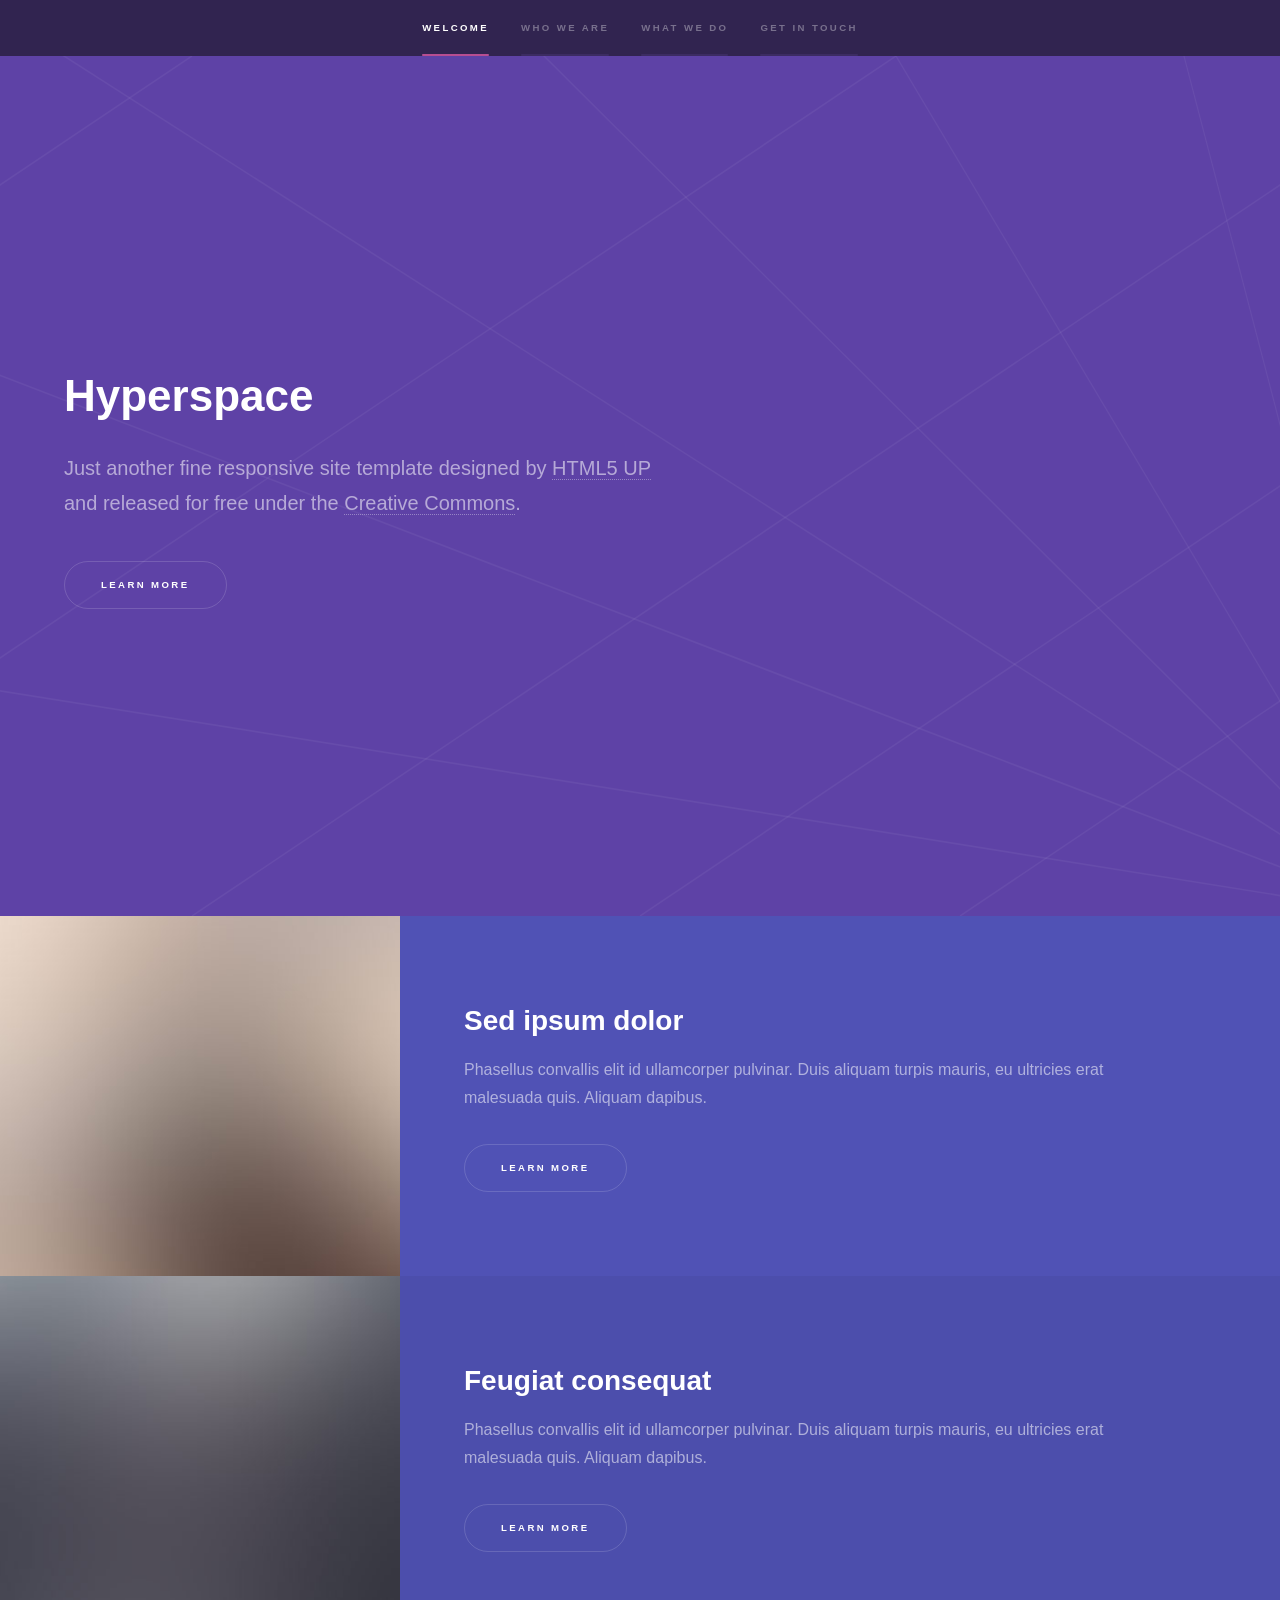
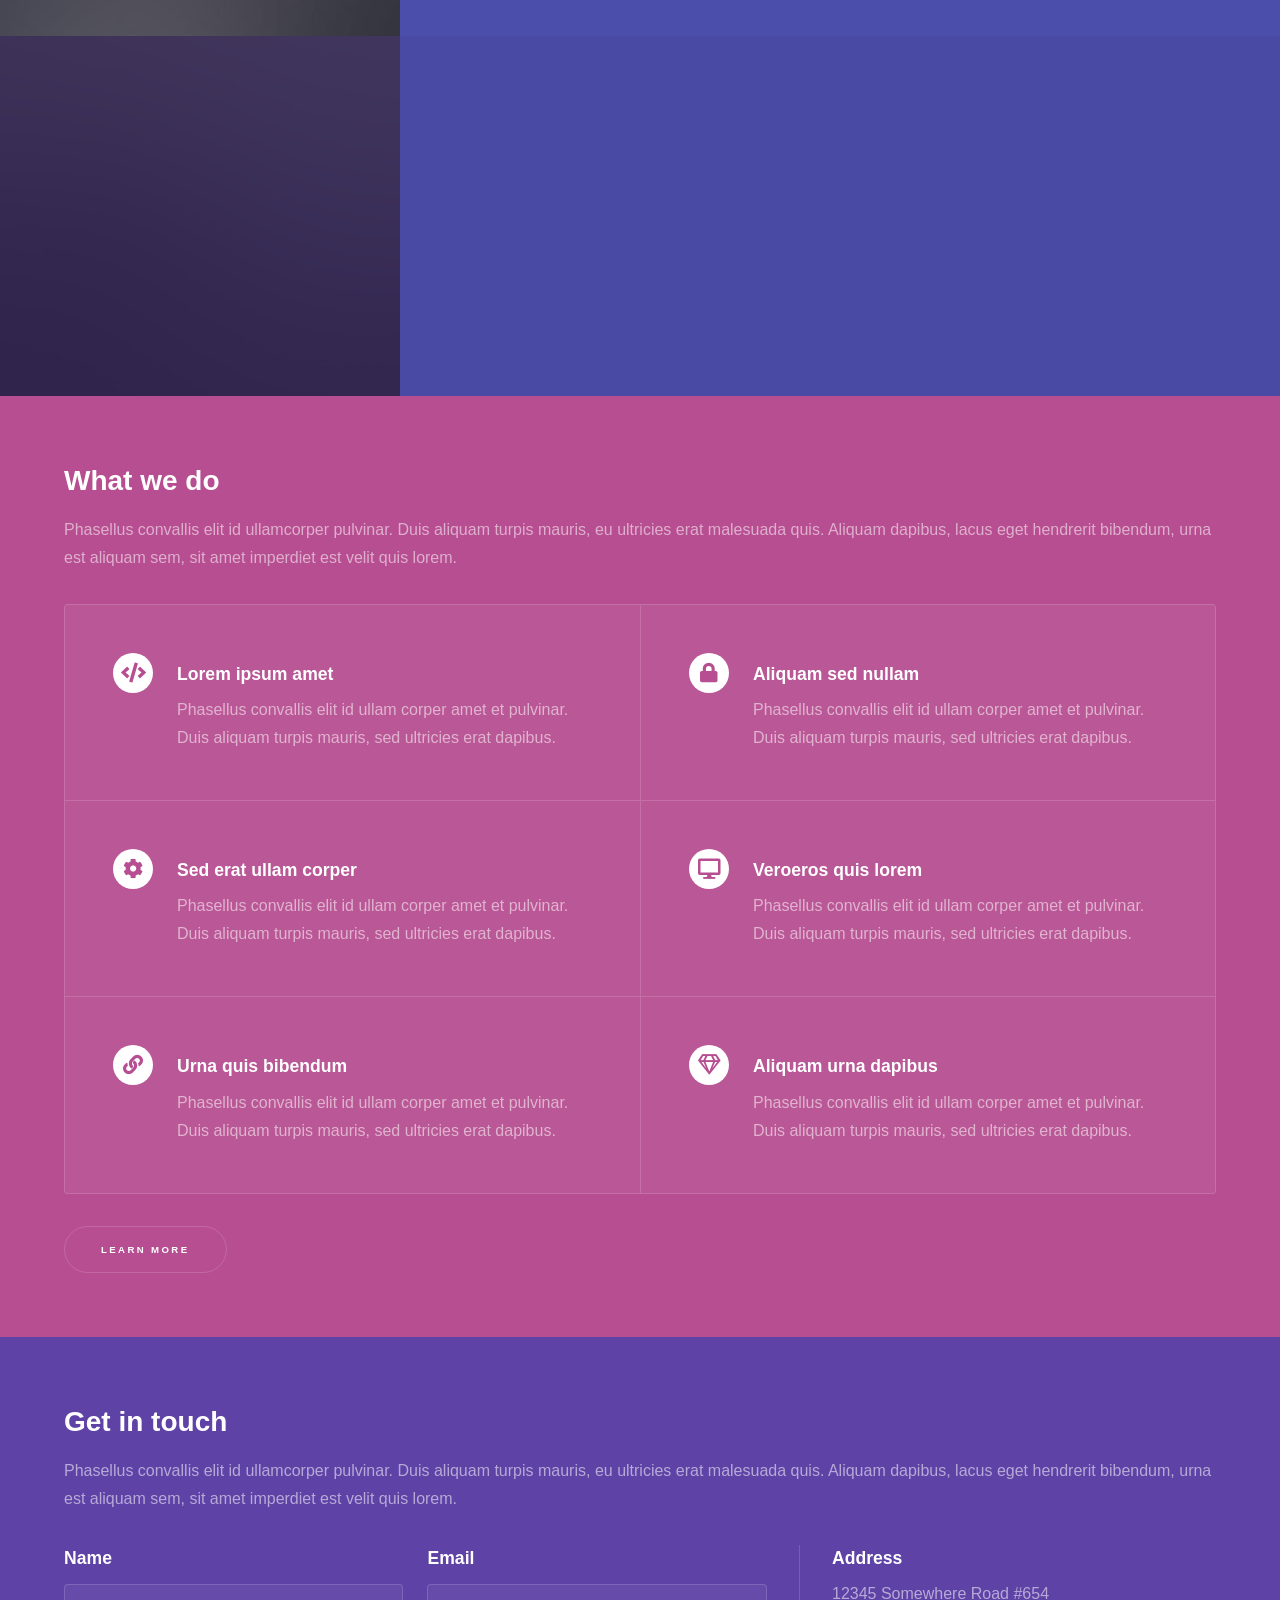
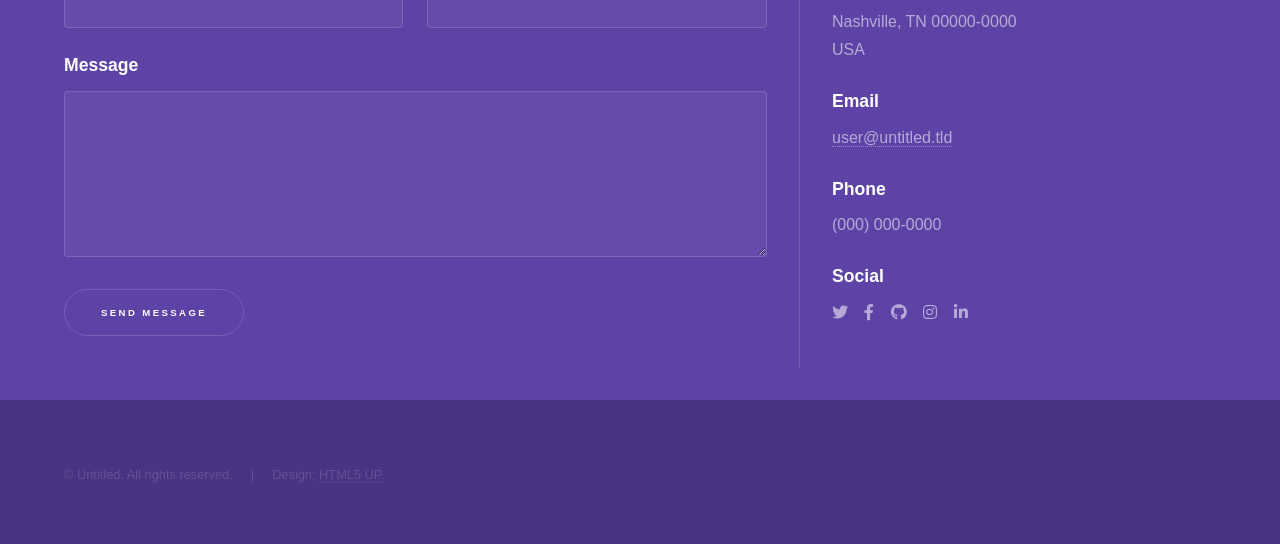
<file: hyperspace/index.html>
<!DOCTYPE HTML>
<!--
	Hyperspace by HTML5 UP
	html5up.net | @ajlkn
	Free for personal and commercial use under the CCA 3.0 license (html5up.net/license)
-->
<html>
	<head>
		<title>Hyperspace by HTML5 UP</title>
		<meta charset="utf-8" />
		<meta name="viewport" content="width=device-width, initial-scale=1, user-scalable=no" />
		<link rel="stylesheet" href="assets/css/main.css" />
		<noscript><link rel="stylesheet" href="assets/css/noscript.css" /></noscript>
	</head>
	<body class="is-preload">

		<!-- Sidebar -->
			<section id="sidebar">
				<div class="inner">
					<nav>
						<ul>
							<li><a href="#intro">Welcome</a></li>
							<li><a href="#one">Who we are</a></li>
							<li><a href="#two">What we do</a></li>
							<li><a href="#three">Get in touch</a></li>
						</ul>
					</nav>
				</div>
			</section>

		<!-- Wrapper -->
			<div id="wrapper">

				<!-- Intro -->
					<section id="intro" class="wrapper style1 fullscreen fade-up">
						<div class="inner">
							<h1>Hyperspace</h1>
							<p>Just another fine responsive site template designed by <a href="http://html5up.net">HTML5 UP</a><br />
							and released for free under the <a href="http://html5up.net/license">Creative Commons</a>.</p>
							<ul class="actions">
								<li><a href="#one" class="button scrolly">Learn more</a></li>
							</ul>
						</div>
					</section>

				<!-- One -->
					<section id="one" class="wrapper style2 spotlights">
						<section>
							<a href="#" class="image"><img src="images/pic01.jpg" alt="" data-position="center center" /></a>
							<div class="content">
								<div class="inner">
									<h2>Sed ipsum dolor</h2>
									<p>Phasellus convallis elit id ullamcorper pulvinar. Duis aliquam turpis mauris, eu ultricies erat malesuada quis. Aliquam dapibus.</p>
									<ul class="actions">
										<li><a href="generic.html" class="button">Learn more</a></li>
									</ul>
								</div>
							</div>
						</section>
						<section>
							<a href="#" class="image"><img src="images/pic02.jpg" alt="" data-position="top center" /></a>
							<div class="content">
								<div class="inner">
									<h2>Feugiat consequat</h2>
									<p>Phasellus convallis elit id ullamcorper pulvinar. Duis aliquam turpis mauris, eu ultricies erat malesuada quis. Aliquam dapibus.</p>
									<ul class="actions">
										<li><a href="generic.html" class="button">Learn more</a></li>
									</ul>
								</div>
							</div>
						</section>
						<section>
							<a href="#" class="image"><img src="images/pic03.jpg" alt="" data-position="25% 25%" /></a>
							<div class="content">
								<div class="inner">
									<h2>Ultricies aliquam</h2>
									<p>Phasellus convallis elit id ullamcorper pulvinar. Duis aliquam turpis mauris, eu ultricies erat malesuada quis. Aliquam dapibus.</p>
									<ul class="actions">
										<li><a href="generic.html" class="button">Learn more</a></li>
									</ul>
								</div>
							</div>
						</section>
					</section>

				<!-- Two -->
					<section id="two" class="wrapper style3 fade-up">
						<div class="inner">
							<h2>What we do</h2>
							<p>Phasellus convallis elit id ullamcorper pulvinar. Duis aliquam turpis mauris, eu ultricies erat malesuada quis. Aliquam dapibus, lacus eget hendrerit bibendum, urna est aliquam sem, sit amet imperdiet est velit quis lorem.</p>
							<div class="features">
								<section>
									<span class="icon solid major fa-code"></span>
									<h3>Lorem ipsum amet</h3>
									<p>Phasellus convallis elit id ullam corper amet et pulvinar. Duis aliquam turpis mauris, sed ultricies erat dapibus.</p>
								</section>
								<section>
									<span class="icon solid major fa-lock"></span>
									<h3>Aliquam sed nullam</h3>
									<p>Phasellus convallis elit id ullam corper amet et pulvinar. Duis aliquam turpis mauris, sed ultricies erat dapibus.</p>
								</section>
								<section>
									<span class="icon solid major fa-cog"></span>
									<h3>Sed erat ullam corper</h3>
									<p>Phasellus convallis elit id ullam corper amet et pulvinar. Duis aliquam turpis mauris, sed ultricies erat dapibus.</p>
								</section>
								<section>
									<span class="icon solid major fa-desktop"></span>
									<h3>Veroeros quis lorem</h3>
									<p>Phasellus convallis elit id ullam corper amet et pulvinar. Duis aliquam turpis mauris, sed ultricies erat dapibus.</p>
								</section>
								<section>
									<span class="icon solid major fa-link"></span>
									<h3>Urna quis bibendum</h3>
									<p>Phasellus convallis elit id ullam corper amet et pulvinar. Duis aliquam turpis mauris, sed ultricies erat dapibus.</p>
								</section>
								<section>
									<span class="icon major fa-gem"></span>
									<h3>Aliquam urna dapibus</h3>
									<p>Phasellus convallis elit id ullam corper amet et pulvinar. Duis aliquam turpis mauris, sed ultricies erat dapibus.</p>
								</section>
							</div>
							<ul class="actions">
								<li><a href="generic.html" class="button">Learn more</a></li>
							</ul>
						</div>
					</section>

				<!-- Three -->
					<section id="three" class="wrapper style1 fade-up">
						<div class="inner">
							<h2>Get in touch</h2>
							<p>Phasellus convallis elit id ullamcorper pulvinar. Duis aliquam turpis mauris, eu ultricies erat malesuada quis. Aliquam dapibus, lacus eget hendrerit bibendum, urna est aliquam sem, sit amet imperdiet est velit quis lorem.</p>
							<div class="split style1">
								<section>
									<form method="post" action="#">
										<div class="fields">
											<div class="field half">
												<label for="name">Name</label>
												<input type="text" name="name" id="name" />
											</div>
											<div class="field half">
												<label for="email">Email</label>
												<input type="text" name="email" id="email" />
											</div>
											<div class="field">
												<label for="message">Message</label>
												<textarea name="message" id="message" rows="5"></textarea>
											</div>
										</div>
										<ul class="actions">
											<li><a href="" class="button submit">Send Message</a></li>
										</ul>
									</form>
								</section>
								<section>
									<ul class="contact">
										<li>
											<h3>Address</h3>
											<span>12345 Somewhere Road #654<br />
											Nashville, TN 00000-0000<br />
											USA</span>
										</li>
										<li>
											<h3>Email</h3>
											<a href="#">user@untitled.tld</a>
										</li>
										<li>
											<h3>Phone</h3>
											<span>(000) 000-0000</span>
										</li>
										<li>
											<h3>Social</h3>
											<ul class="icons">
												<li><a href="#" class="icon brands fa-twitter"><span class="label">Twitter</span></a></li>
												<li><a href="#" class="icon brands fa-facebook-f"><span class="label">Facebook</span></a></li>
												<li><a href="#" class="icon brands fa-github"><span class="label">GitHub</span></a></li>
												<li><a href="#" class="icon brands fa-instagram"><span class="label">Instagram</span></a></li>
												<li><a href="#" class="icon brands fa-linkedin-in"><span class="label">LinkedIn</span></a></li>
											</ul>
										</li>
									</ul>
								</section>
							</div>
						</div>
					</section>

			</div>

		<!-- Footer -->
			<footer id="footer" class="wrapper style1-alt">
				<div class="inner">
					<ul class="menu">
						<li>&copy; Untitled. All rights reserved.</li><li>Design: <a href="http://html5up.net">HTML5 UP</a></li>
					</ul>
				</div>
			</footer>

		<!-- Scripts -->
			<script src="assets/js/jquery.min.js"></script>
			<script src="assets/js/jquery.scrollex.min.js"></script>
			<script src="assets/js/jquery.scrolly.min.js"></script>
			<script src="assets/js/browser.min.js"></script>
			<script src="assets/js/breakpoints.min.js"></script>
			<script src="assets/js/util.js"></script>
			<script src="assets/js/main.js"></script>

	</body>
</html>
</file>
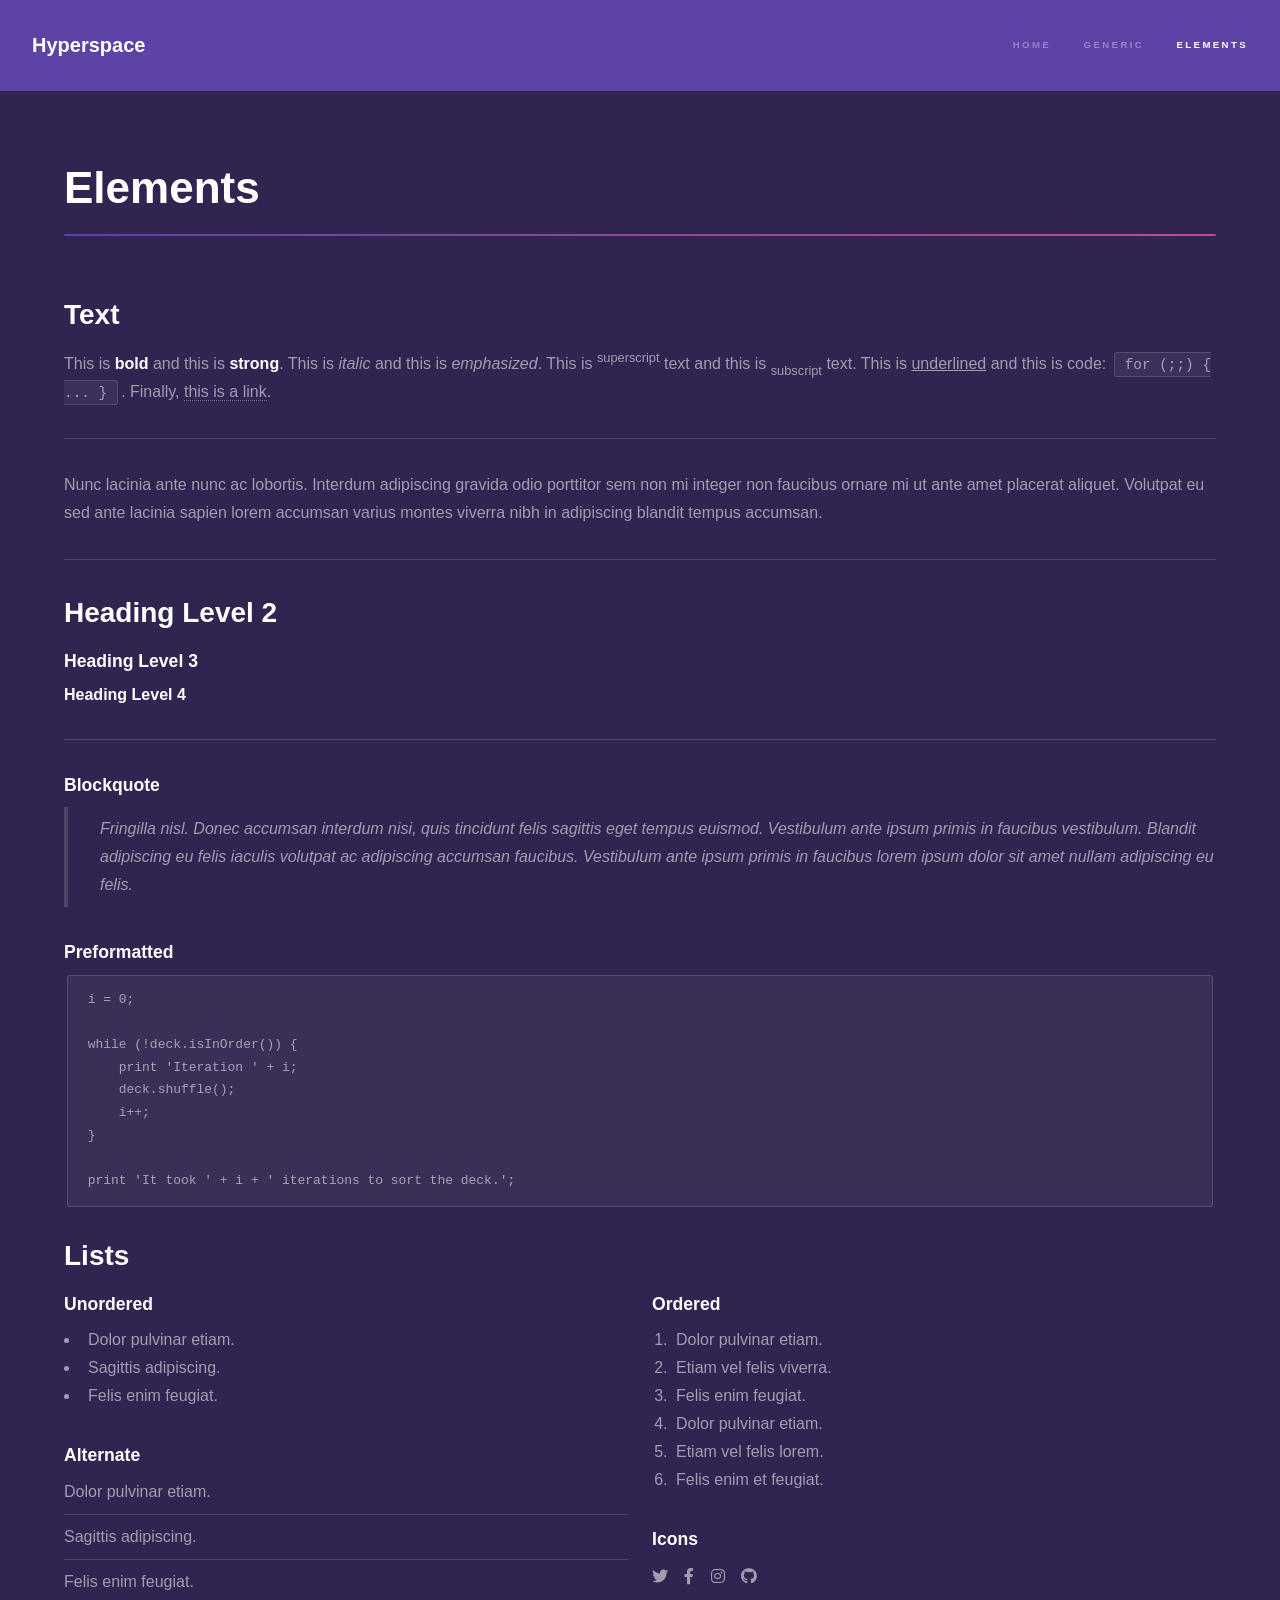
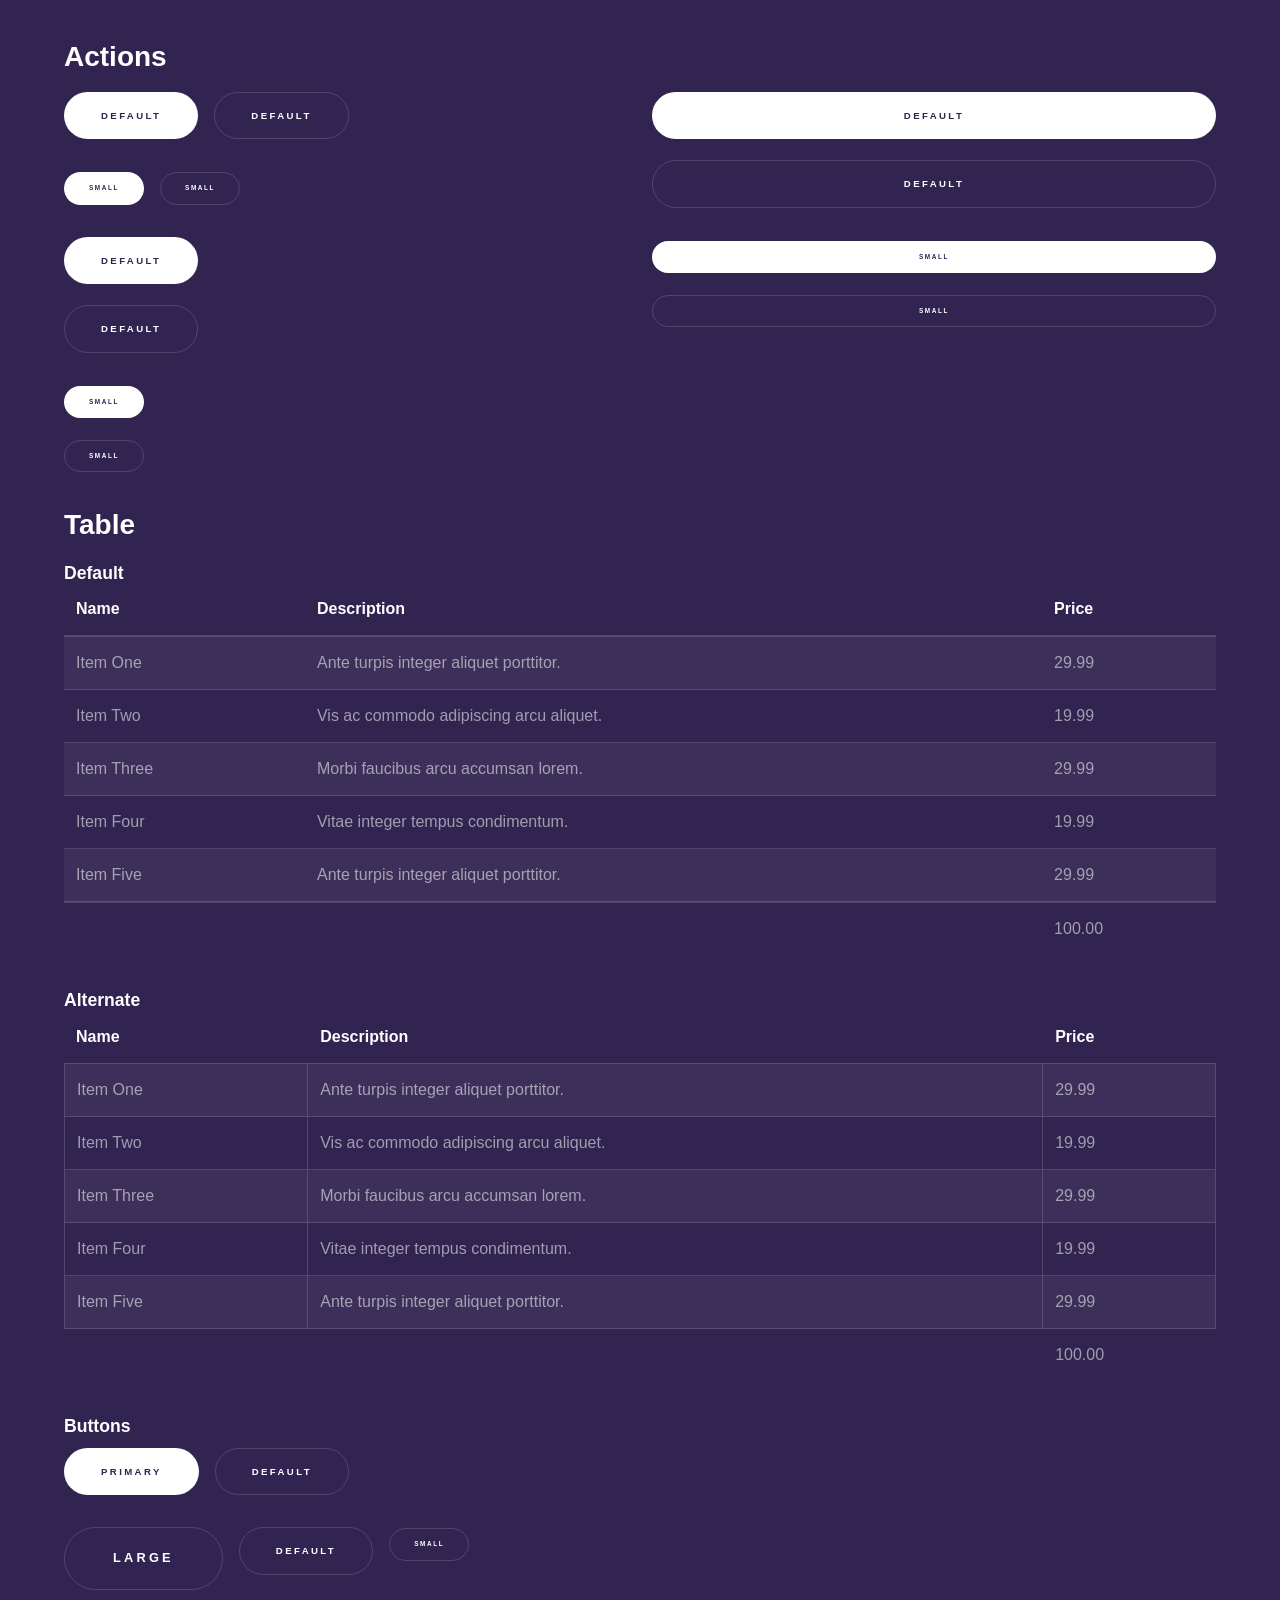
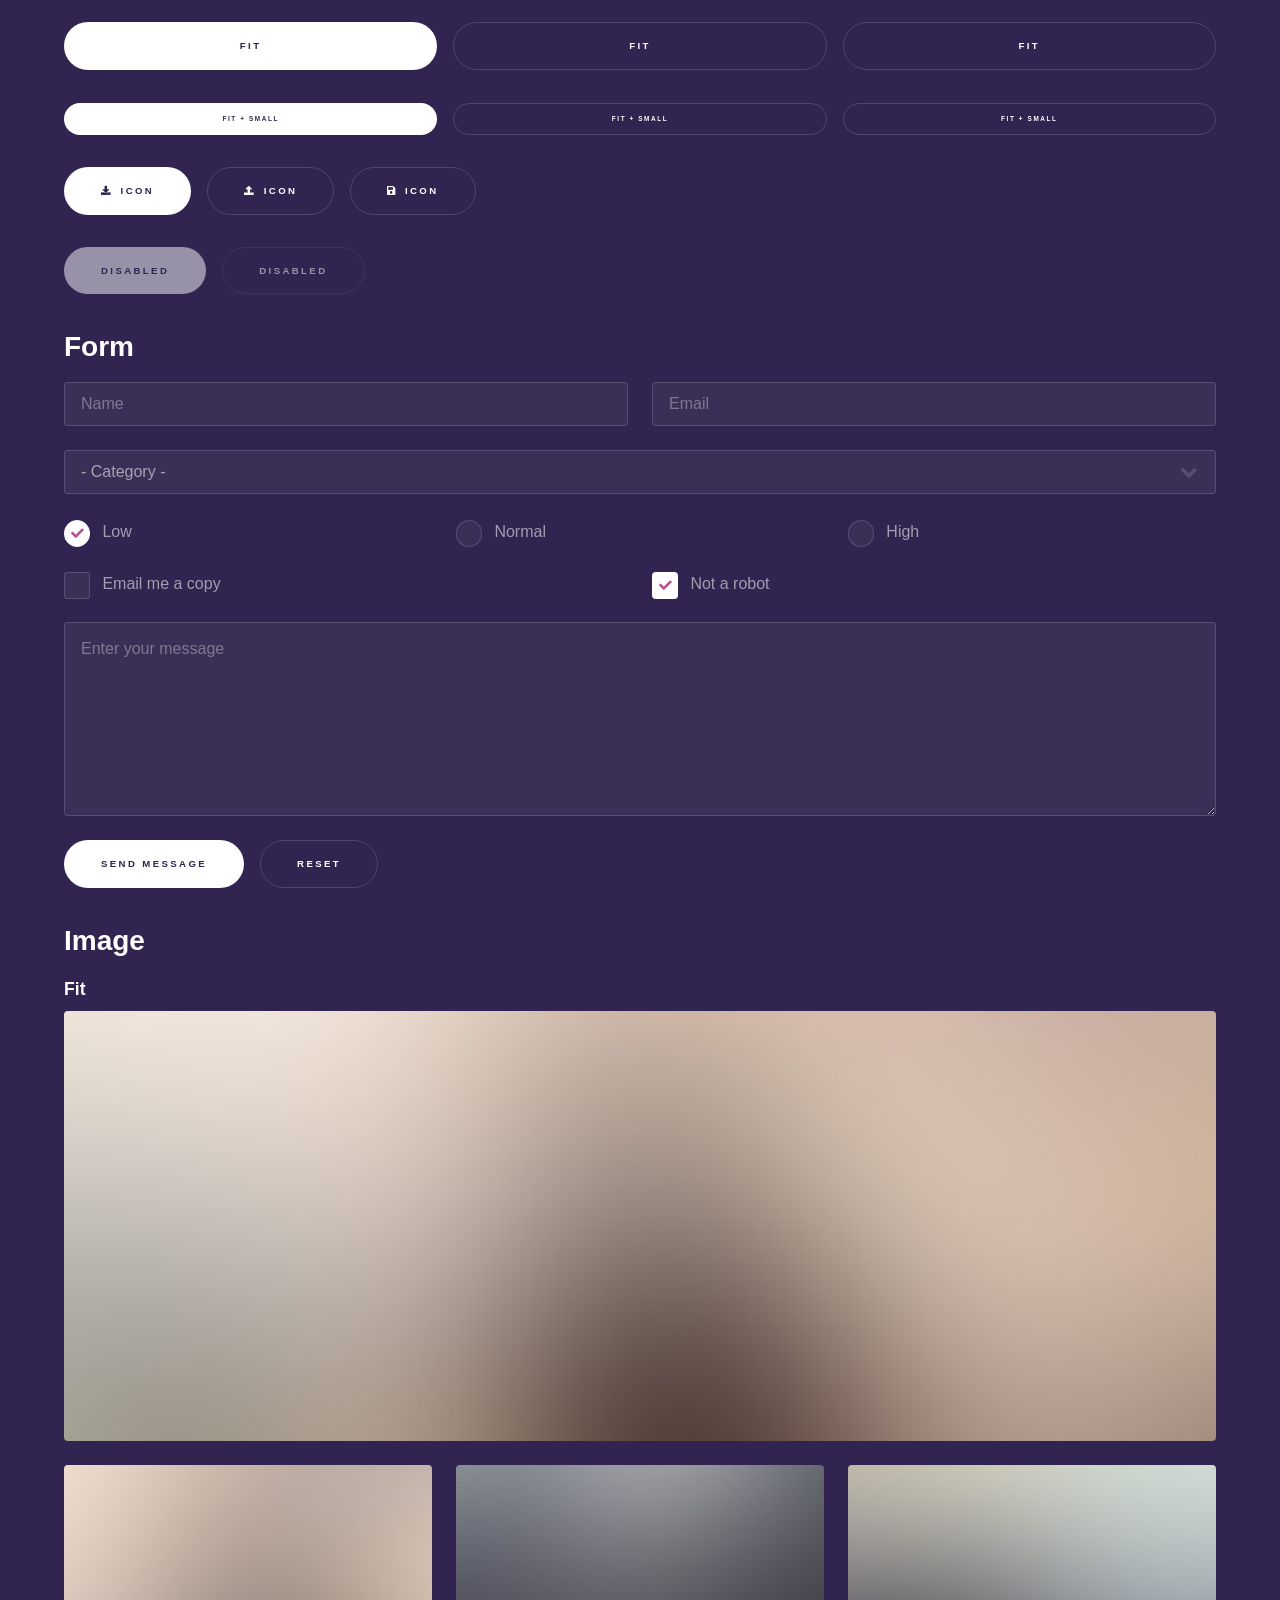
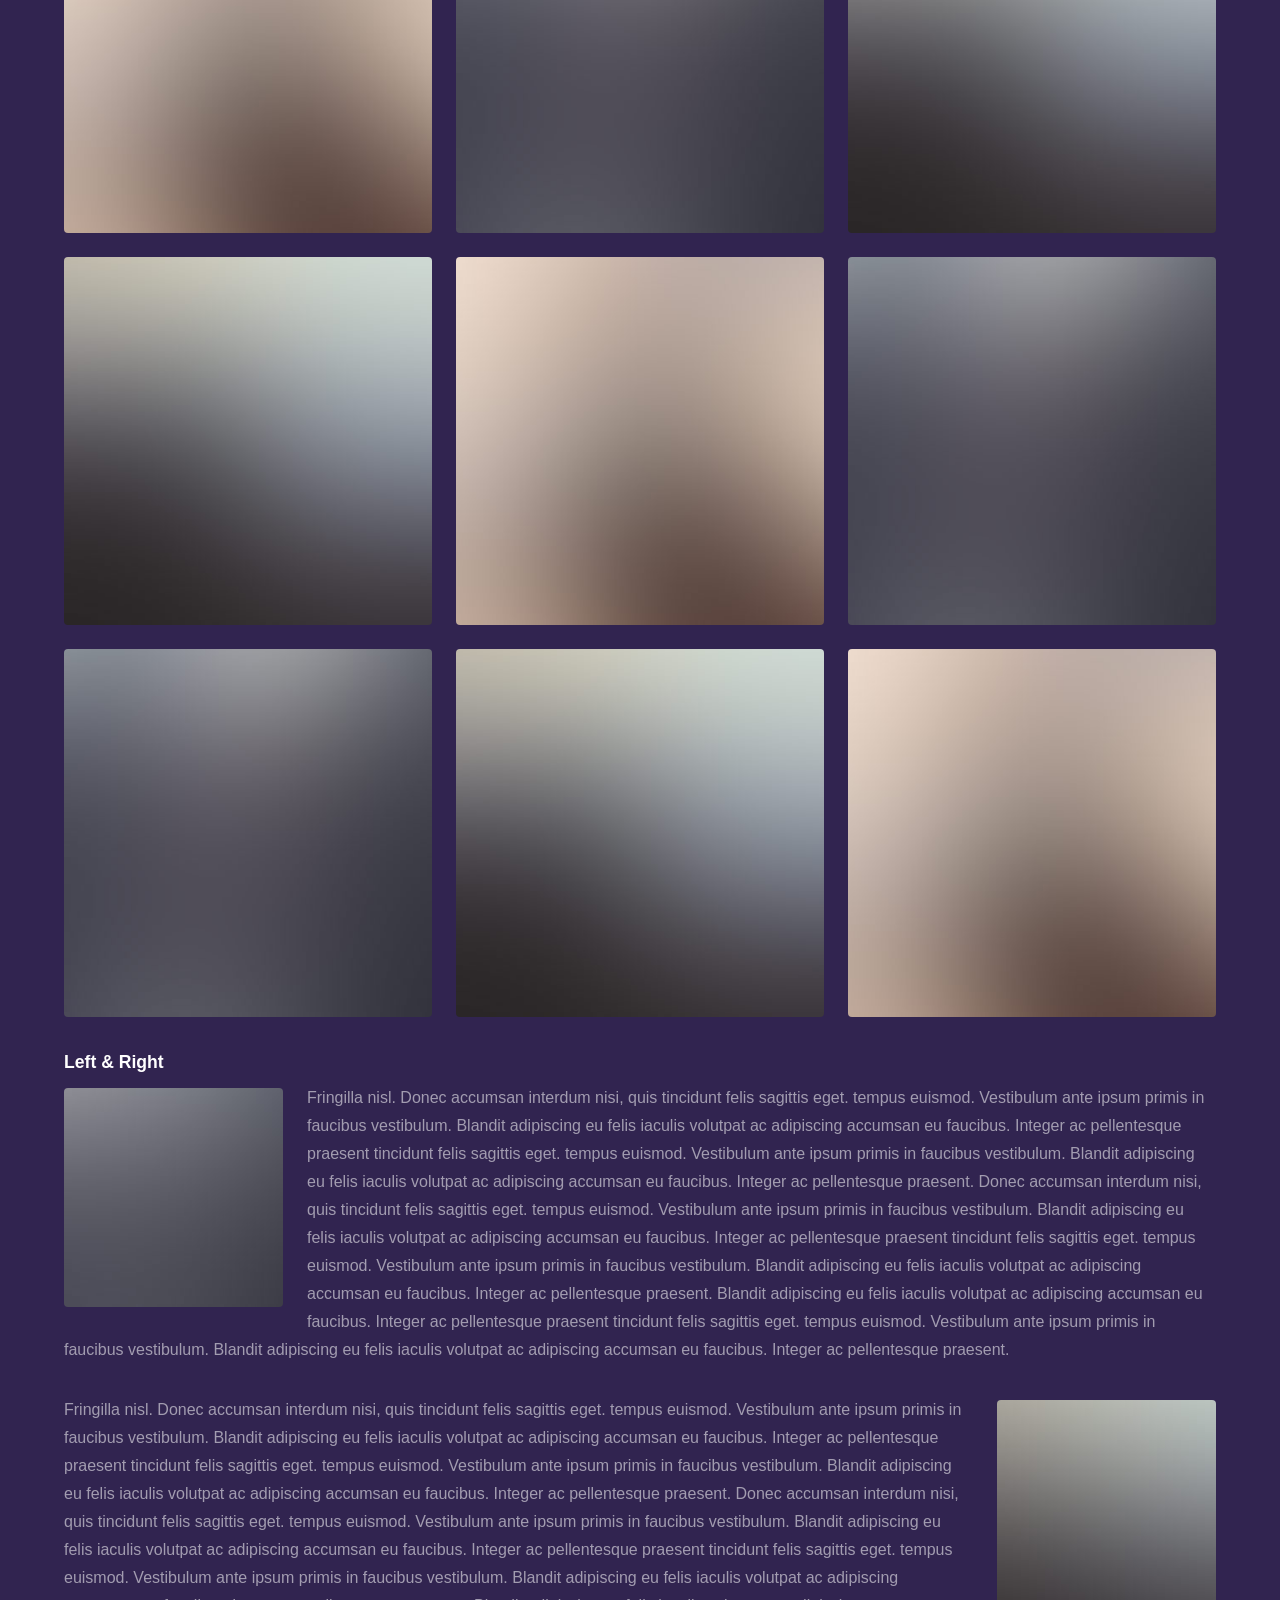
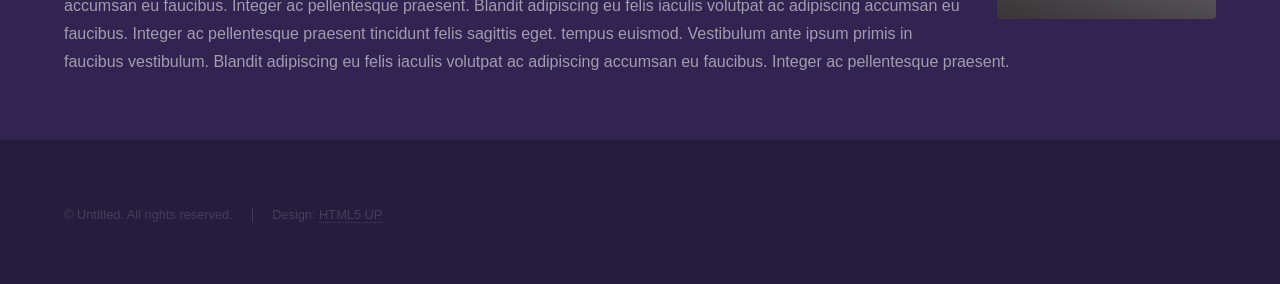
<file: Hyperspace/elements.html>
<!DOCTYPE HTML>
<!--
	Hyperspace by HTML5 UP
	html5up.net | @ajlkn
	Free for personal and commercial use under the CCA 3.0 license (html5up.net/license)
-->
<html>
	<head>
		<title>Manideep Parusha</title>
		<meta charset="utf-8" />
		<meta name="viewport" content="width=device-width, initial-scale=1, user-scalable=no" />
		<link rel="stylesheet" href="assets/css/main.css" />
		<noscript><link rel="stylesheet" href="assets/css/noscript.css" /></noscript>
	</head>
	<body class="is-preload">

		<!-- Header -->
			<header id="header">
				<a href="index.html" class="title">Hyperspace</a>
				<nav>
					<ul>
						<li><a href="index.html">Home</a></li>
						<li><a href="generic.html">Generic</a></li>
						<li><a href="elements.html"  class="active">Elements</a></li>
					</ul>
				</nav>
			</header>

		<!-- Wrapper -->
			<div id="wrapper">

				<!-- Main -->
					<section id="main" class="wrapper">
						<div class="inner">
							<h1 class="major">Elements</h1>

							<!-- Text -->
								<section>
									<h2>Text</h2>
									<p>This is <b>bold</b> and this is <strong>strong</strong>. This is <i>italic</i> and this is <em>emphasized</em>.
									This is <sup>superscript</sup> text and this is <sub>subscript</sub> text.
									This is <u>underlined</u> and this is code: <code>for (;;) { ... }</code>. Finally, <a href="#">this is a link</a>.</p>
									<hr />
									<p>Nunc lacinia ante nunc ac lobortis. Interdum adipiscing gravida odio porttitor sem non mi integer non faucibus ornare mi ut ante amet placerat aliquet. Volutpat eu sed ante lacinia sapien lorem accumsan varius montes viverra nibh in adipiscing blandit tempus accumsan.</p>
									<hr />
									<h2>Heading Level 2</h2>
									<h3>Heading Level 3</h3>
									<h4>Heading Level 4</h4>
									<hr />
									<h3>Blockquote</h3>
									<blockquote>Fringilla nisl. Donec accumsan interdum nisi, quis tincidunt felis sagittis eget tempus euismod. Vestibulum ante ipsum primis in faucibus vestibulum. Blandit adipiscing eu felis iaculis volutpat ac adipiscing accumsan faucibus. Vestibulum ante ipsum primis in faucibus lorem ipsum dolor sit amet nullam adipiscing eu felis.</blockquote>
									<h3>Preformatted</h3>
									<pre><code>i = 0;

while (!deck.isInOrder()) {
    print 'Iteration ' + i;
    deck.shuffle();
    i++;
}

print 'It took ' + i + ' iterations to sort the deck.';</code></pre>
								</section>

							<!-- Lists -->
								<section>
									<h2>Lists</h2>
									<div class="row">
										<div class="col-6 col-12-medium">
											<h3>Unordered</h3>
											<ul>
												<li>Dolor pulvinar etiam.</li>
												<li>Sagittis adipiscing.</li>
												<li>Felis enim feugiat.</li>
											</ul>
											<h3>Alternate</h3>
											<ul class="alt">
												<li>Dolor pulvinar etiam.</li>
												<li>Sagittis adipiscing.</li>
												<li>Felis enim feugiat.</li>
											</ul>
										</div>
										<div class="col-6 col-12-medium">
											<h3>Ordered</h3>
											<ol>
												<li>Dolor pulvinar etiam.</li>
												<li>Etiam vel felis viverra.</li>
												<li>Felis enim feugiat.</li>
												<li>Dolor pulvinar etiam.</li>
												<li>Etiam vel felis lorem.</li>
												<li>Felis enim et feugiat.</li>
											</ol>
											<h3>Icons</h3>
											<ul class="icons">
												<li><a href="#" class="icon brands fa-twitter"><span class="label">Twitter</span></a></li>
												<li><a href="#" class="icon brands fa-facebook-f"><span class="label">Facebook</span></a></li>
												<li><a href="#" class="icon brands fa-instagram"><span class="label">Instagram</span></a></li>
												<li><a href="#" class="icon brands fa-github"><span class="label">Github</span></a></li>
											</ul>
										</div>
									</div>
									<h2>Actions</h2>
									<div class="row">
										<div class="col-6 col-12-medium">
											<ul class="actions">
												<li><a href="#" class="button primary">Default</a></li>
												<li><a href="#" class="button">Default</a></li>
											</ul>
											<ul class="actions small">
												<li><a href="#" class="button primary small">Small</a></li>
												<li><a href="#" class="button small">Small</a></li>
											</ul>
											<ul class="actions stacked">
												<li><a href="#" class="button primary">Default</a></li>
												<li><a href="#" class="button">Default</a></li>
											</ul>
											<ul class="actions stacked">
												<li><a href="#" class="button primary small">Small</a></li>
												<li><a href="#" class="button small">Small</a></li>
											</ul>
										</div>
										<div class="col-6 col-12-medium">
											<ul class="actions stacked">
												<li><a href="#" class="button primary fit">Default</a></li>
												<li><a href="#" class="button fit">Default</a></li>
											</ul>
											<ul class="actions stacked">
												<li><a href="#" class="button primary small fit">Small</a></li>
												<li><a href="#" class="button small fit">Small</a></li>
											</ul>
										</div>
									</div>
								</section>

							<!-- Table -->
								<section>
									<h2>Table</h2>
									<h3>Default</h3>
									<div class="table-wrapper">
										<table>
											<thead>
												<tr>
													<th>Name</th>
													<th>Description</th>
													<th>Price</th>
												</tr>
											</thead>
											<tbody>
												<tr>
													<td>Item One</td>
													<td>Ante turpis integer aliquet porttitor.</td>
													<td>29.99</td>
												</tr>
												<tr>
													<td>Item Two</td>
													<td>Vis ac commodo adipiscing arcu aliquet.</td>
													<td>19.99</td>
												</tr>
												<tr>
													<td>Item Three</td>
													<td> Morbi faucibus arcu accumsan lorem.</td>
													<td>29.99</td>
												</tr>
												<tr>
													<td>Item Four</td>
													<td>Vitae integer tempus condimentum.</td>
													<td>19.99</td>
												</tr>
												<tr>
													<td>Item Five</td>
													<td>Ante turpis integer aliquet porttitor.</td>
													<td>29.99</td>
												</tr>
											</tbody>
											<tfoot>
												<tr>
													<td colspan="2"></td>
													<td>100.00</td>
												</tr>
											</tfoot>
										</table>
									</div>

									<h3>Alternate</h3>
									<div class="table-wrapper">
										<table class="alt">
											<thead>
												<tr>
													<th>Name</th>
													<th>Description</th>
													<th>Price</th>
												</tr>
											</thead>
											<tbody>
												<tr>
													<td>Item One</td>
													<td>Ante turpis integer aliquet porttitor.</td>
													<td>29.99</td>
												</tr>
												<tr>
													<td>Item Two</td>
													<td>Vis ac commodo adipiscing arcu aliquet.</td>
													<td>19.99</td>
												</tr>
												<tr>
													<td>Item Three</td>
													<td> Morbi faucibus arcu accumsan lorem.</td>
													<td>29.99</td>
												</tr>
												<tr>
													<td>Item Four</td>
													<td>Vitae integer tempus condimentum.</td>
													<td>19.99</td>
												</tr>
												<tr>
													<td>Item Five</td>
													<td>Ante turpis integer aliquet porttitor.</td>
													<td>29.99</td>
												</tr>
											</tbody>
											<tfoot>
												<tr>
													<td colspan="2"></td>
													<td>100.00</td>
												</tr>
											</tfoot>
										</table>
									</div>
								</section>

							<!-- Buttons -->
								<section>
									<h3>Buttons</h3>
									<ul class="actions">
										<li><a href="#" class="button primary">Primary</a></li>
										<li><a href="#" class="button">Default</a></li>
									</ul>
									<ul class="actions">
										<li><a href="#" class="button large">Large</a></li>
										<li><a href="#" class="button">Default</a></li>
										<li><a href="#" class="button small">Small</a></li>
									</ul>
									<ul class="actions fit">
										<li><a href="#" class="button primary fit">Fit</a></li>
										<li><a href="#" class="button fit">Fit</a></li>
										<li><a href="#" class="button fit">Fit</a></li>
									</ul>
									<ul class="actions fit small">
										<li><a href="#" class="button primary fit small">Fit + Small</a></li>
										<li><a href="#" class="button fit small">Fit + Small</a></li>
										<li><a href="#" class="button fit small">Fit + Small</a></li>
									</ul>
									<ul class="actions">
										<li><a href="#" class="button primary icon solid fa-download">Icon</a></li>
										<li><a href="#" class="button icon solid fa-upload">Icon</a></li>
										<li><a href="#" class="button icon solid fa-save">Icon</a></li>
									</ul>
									<ul class="actions">
										<li><span class="button primary disabled">Disabled</span></li>
										<li><span class="button disabled">Disabled</span></li>
									</ul>
								</section>

							<!-- Form -->
								<section>
									<h2>Form</h2>
									<form method="post" action="#">
										<div class="row gtr-uniform">
											<div class="col-6 col-12-xsmall">
												<input type="text" name="demo-name" id="demo-name" value="" placeholder="Name" />
											</div>
											<div class="col-6 col-12-xsmall">
												<input type="email" name="demo-email" id="demo-email" value="" placeholder="Email" />
											</div>
											<div class="col-12">
												<select name="demo-category" id="demo-category">
													<option value="">- Category -</option>
													<option value="1">Manufacturing</option>
													<option value="1">Shipping</option>
													<option value="1">Administration</option>
													<option value="1">Human Resources</option>
												</select>
											</div>
											<div class="col-4 col-12-small">
												<input type="radio" id="demo-priority-low" name="demo-priority" checked>
												<label for="demo-priority-low">Low</label>
											</div>
											<div class="col-4 col-12-small">
												<input type="radio" id="demo-priority-normal" name="demo-priority">
												<label for="demo-priority-normal">Normal</label>
											</div>
											<div class="col-4 col-12-small">
												<input type="radio" id="demo-priority-high" name="demo-priority">
												<label for="demo-priority-high">High</label>
											</div>
											<div class="col-6 col-12-small">
												<input type="checkbox" id="demo-copy" name="demo-copy">
												<label for="demo-copy">Email me a copy</label>
											</div>
											<div class="col-6 col-12-small">
												<input type="checkbox" id="demo-human" name="demo-human" checked>
												<label for="demo-human">Not a robot</label>
											</div>
											<div class="col-12">
												<textarea name="demo-message" id="demo-message" placeholder="Enter your message" rows="6"></textarea>
											</div>
											<div class="col-12">
												<ul class="actions">
													<li><input type="submit" value="Send Message" class="primary" /></li>
													<li><input type="reset" value="Reset" /></li>
												</ul>
											</div>
										</div>
									</form>
								</section>

							<!-- Image -->
								<section>
									<h2>Image</h2>
									<h3>Fit</h3>
									<div class="box alt">
										<div class="row gtr-uniform">
											<div class="col-12"><span class="image fit"><img src="images/pic04.jpg" alt="" /></span></div>
											<div class="col-4"><span class="image fit"><img src="images/pic01.jpg" alt="" /></span></div>
											<div class="col-4"><span class="image fit"><img src="images/pic02.jpg" alt="" /></span></div>
											<div class="col-4"><span class="image fit"><img src="images/pic03.jpg" alt="" /></span></div>
											<div class="col-4"><span class="image fit"><img src="images/pic03.jpg" alt="" /></span></div>
											<div class="col-4"><span class="image fit"><img src="images/pic01.jpg" alt="" /></span></div>
											<div class="col-4"><span class="image fit"><img src="images/pic02.jpg" alt="" /></span></div>
											<div class="col-4"><span class="image fit"><img src="images/pic02.jpg" alt="" /></span></div>
											<div class="col-4"><span class="image fit"><img src="images/pic03.jpg" alt="" /></span></div>
											<div class="col-4"><span class="image fit"><img src="images/pic01.jpg" alt="" /></span></div>
										</div>
									</div>
									<h3>Left &amp; Right</h3>
									<p><span class="image left"><img src="images/pic05.jpg" alt="" /></span>Fringilla nisl. Donec accumsan interdum nisi, quis tincidunt felis sagittis eget. tempus euismod. Vestibulum ante ipsum primis in faucibus vestibulum. Blandit adipiscing eu felis iaculis volutpat ac adipiscing accumsan eu faucibus. Integer ac pellentesque praesent tincidunt felis sagittis eget. tempus euismod. Vestibulum ante ipsum primis in faucibus vestibulum. Blandit adipiscing eu felis iaculis volutpat ac adipiscing accumsan eu faucibus. Integer ac pellentesque praesent. Donec accumsan interdum nisi, quis tincidunt felis sagittis eget. tempus euismod. Vestibulum ante ipsum primis in faucibus vestibulum. Blandit adipiscing eu felis iaculis volutpat ac adipiscing accumsan eu faucibus. Integer ac pellentesque praesent tincidunt felis sagittis eget. tempus euismod. Vestibulum ante ipsum primis in faucibus vestibulum. Blandit adipiscing eu felis iaculis volutpat ac adipiscing accumsan eu faucibus. Integer ac pellentesque praesent. Blandit adipiscing eu felis iaculis volutpat ac adipiscing accumsan eu faucibus. Integer ac pellentesque praesent tincidunt felis sagittis eget. tempus euismod. Vestibulum ante ipsum primis in faucibus vestibulum. Blandit adipiscing eu felis iaculis volutpat ac adipiscing accumsan eu faucibus. Integer ac pellentesque praesent.</p>
									<p><span class="image right"><img src="images/pic06.jpg" alt="" /></span>Fringilla nisl. Donec accumsan interdum nisi, quis tincidunt felis sagittis eget. tempus euismod. Vestibulum ante ipsum primis in faucibus vestibulum. Blandit adipiscing eu felis iaculis volutpat ac adipiscing accumsan eu faucibus. Integer ac pellentesque praesent tincidunt felis sagittis eget. tempus euismod. Vestibulum ante ipsum primis in faucibus vestibulum. Blandit adipiscing eu felis iaculis volutpat ac adipiscing accumsan eu faucibus. Integer ac pellentesque praesent. Donec accumsan interdum nisi, quis tincidunt felis sagittis eget. tempus euismod. Vestibulum ante ipsum primis in faucibus vestibulum. Blandit adipiscing eu felis iaculis volutpat ac adipiscing accumsan eu faucibus. Integer ac pellentesque praesent tincidunt felis sagittis eget. tempus euismod. Vestibulum ante ipsum primis in faucibus vestibulum. Blandit adipiscing eu felis iaculis volutpat ac adipiscing accumsan eu faucibus. Integer ac pellentesque praesent. Blandit adipiscing eu felis iaculis volutpat ac adipiscing accumsan eu faucibus. Integer ac pellentesque praesent tincidunt felis sagittis eget. tempus euismod. Vestibulum ante ipsum primis in faucibus vestibulum. Blandit adipiscing eu felis iaculis volutpat ac adipiscing accumsan eu faucibus. Integer ac pellentesque praesent.</p>
								</section>

						</div>
					</section>

			</div>

		<!-- Footer -->
			<footer id="footer" class="wrapper alt">
				<div class="inner">
					<ul class="menu">
						<li>&copy; Untitled. All rights reserved.</li><li>Design: <a href="http://html5up.net">HTML5 UP</a></li>
					</ul>
				</div>
			</footer>

		<!-- Scripts -->
			<script src="assets/js/jquery.min.js"></script>
			<script src="assets/js/jquery.scrollex.min.js"></script>
			<script src="assets/js/jquery.scrolly.min.js"></script>
			<script src="assets/js/browser.min.js"></script>
			<script src="assets/js/breakpoints.min.js"></script>
			<script src="assets/js/util.js"></script>
			<script src="assets/js/main.js"></script>

	</body>
</html>
</file>
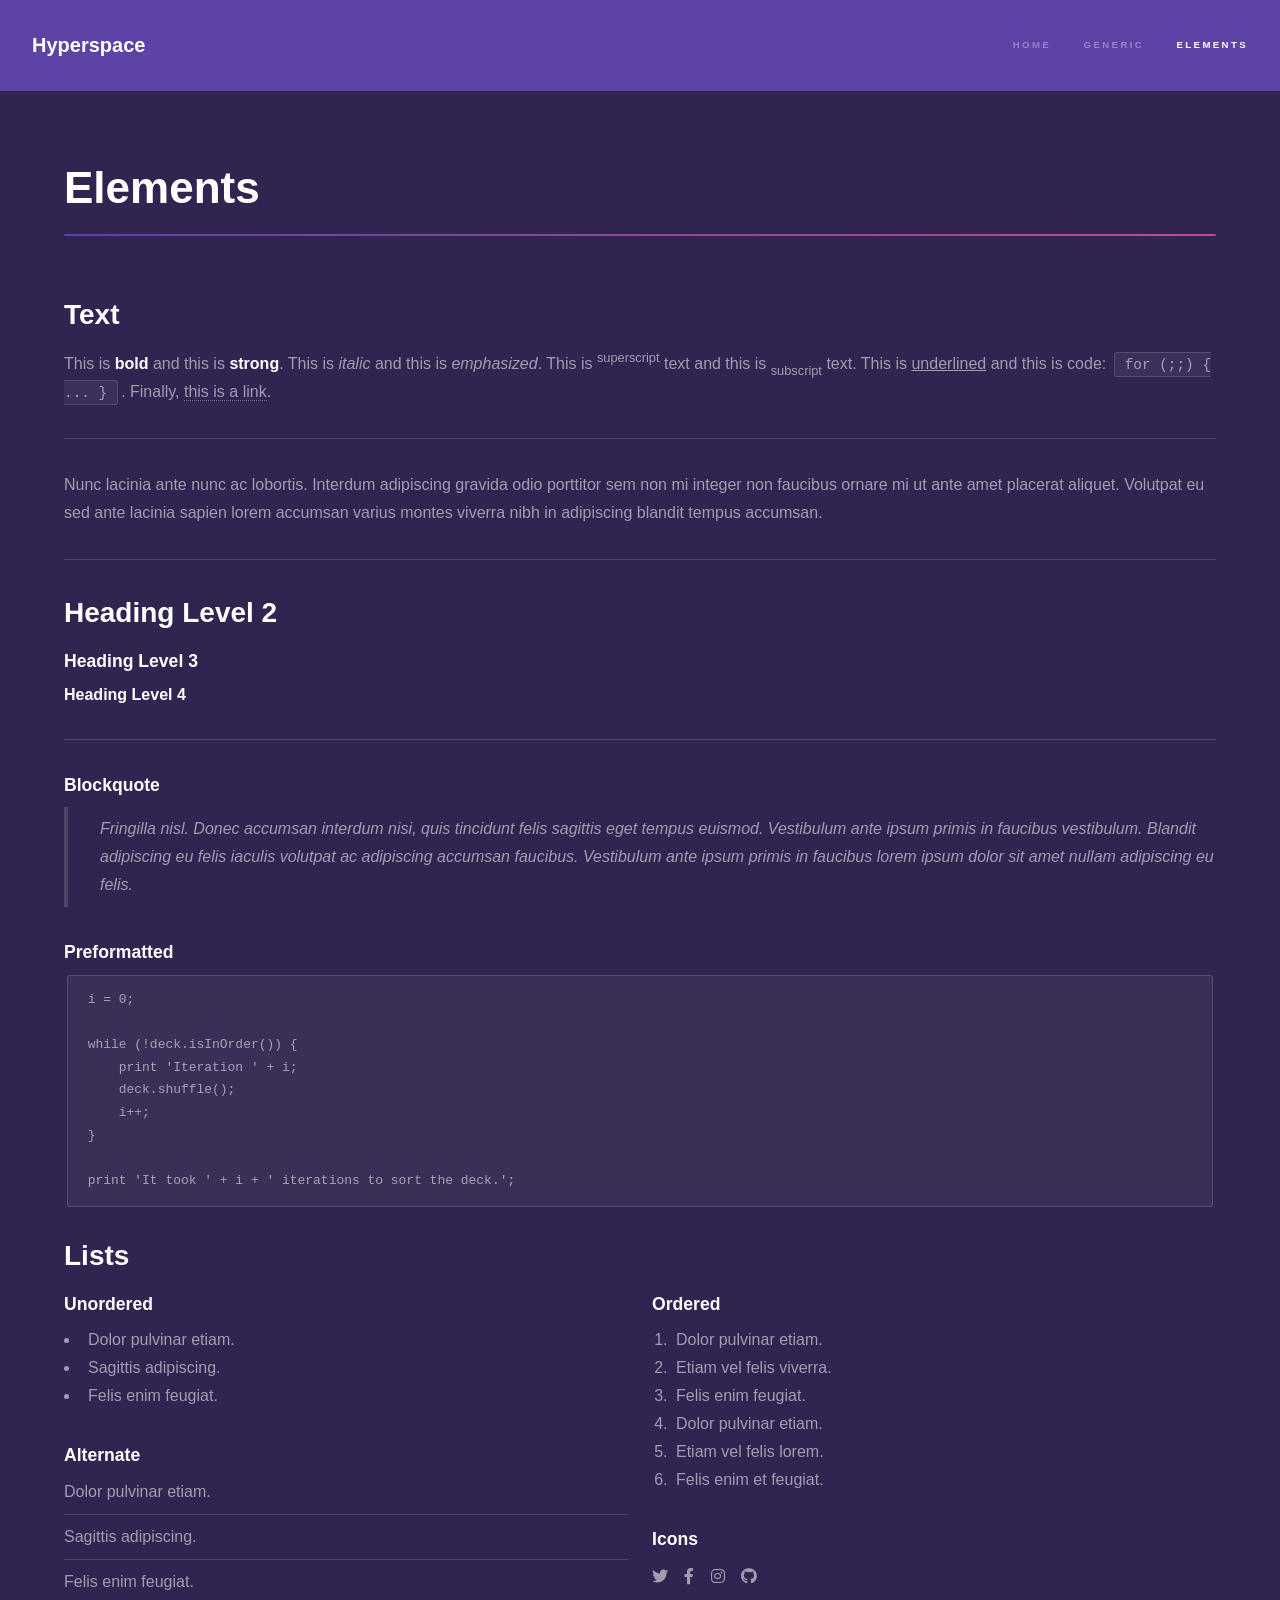
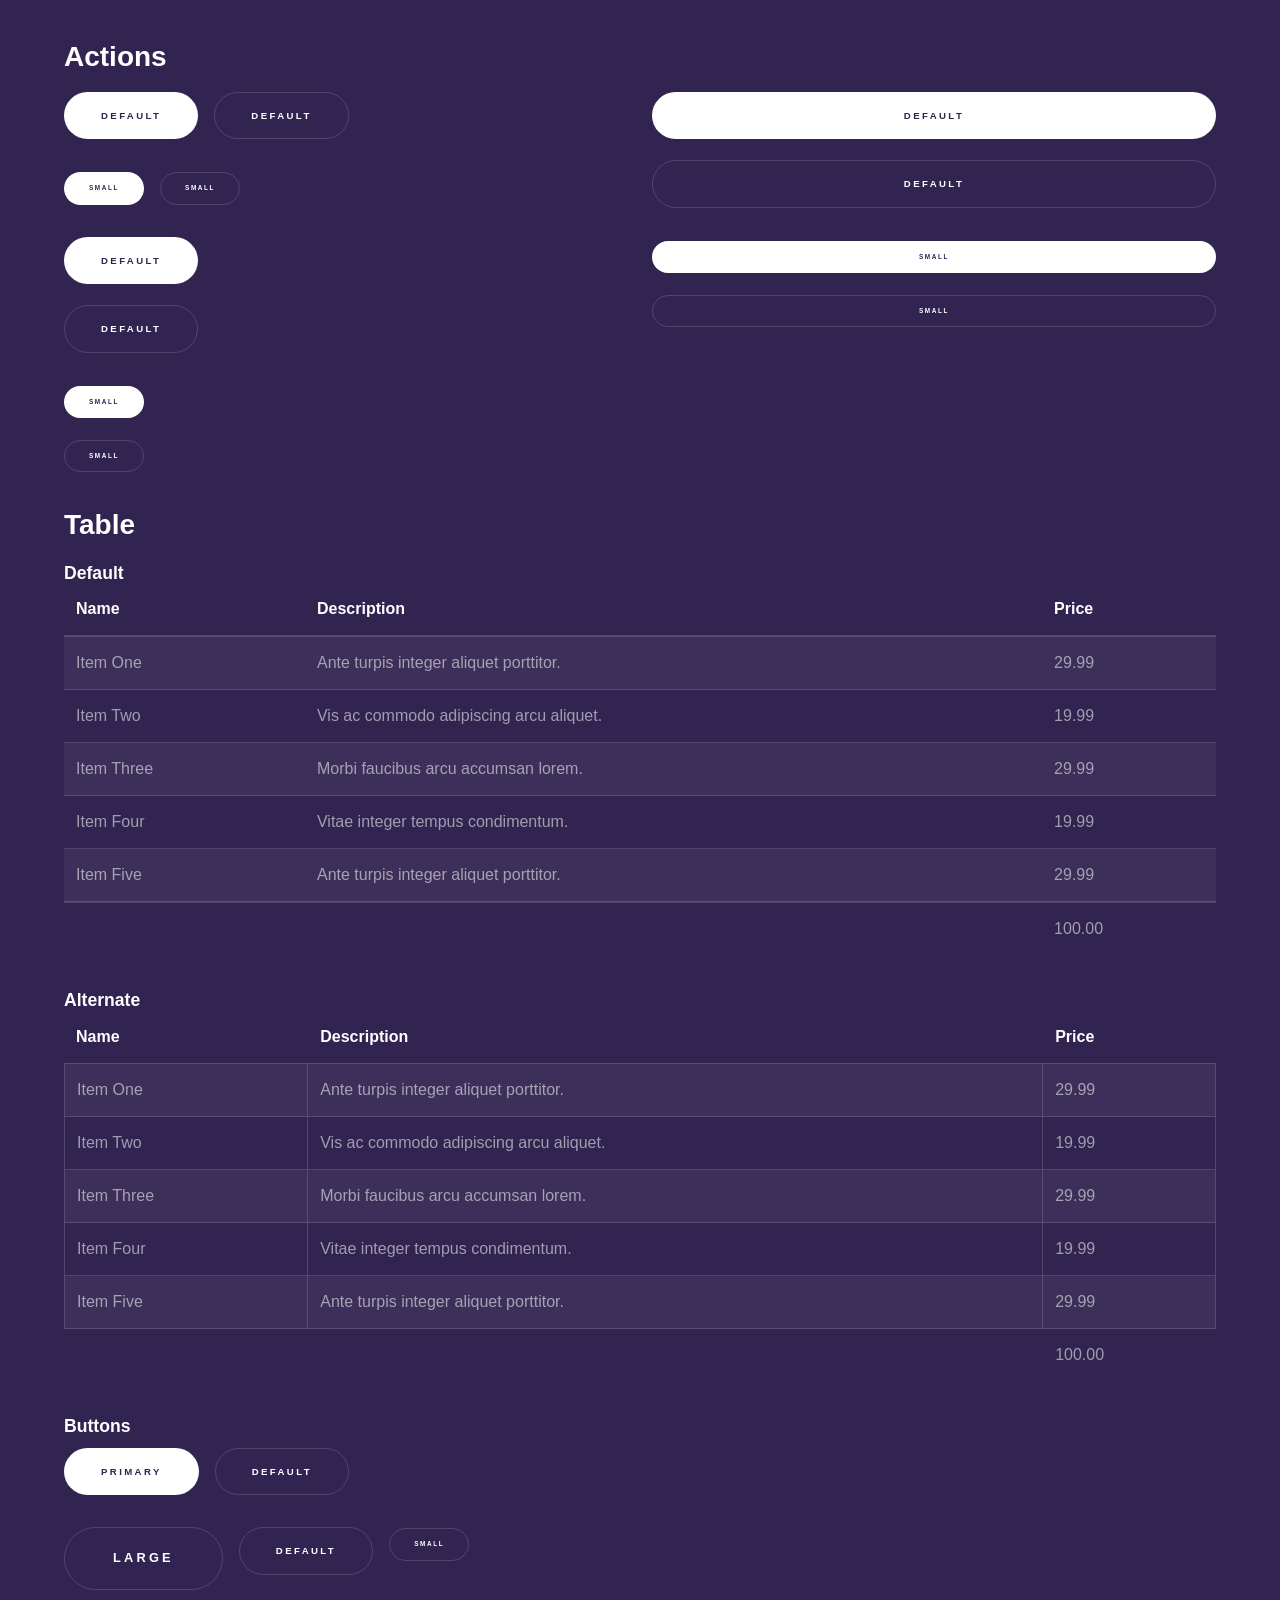
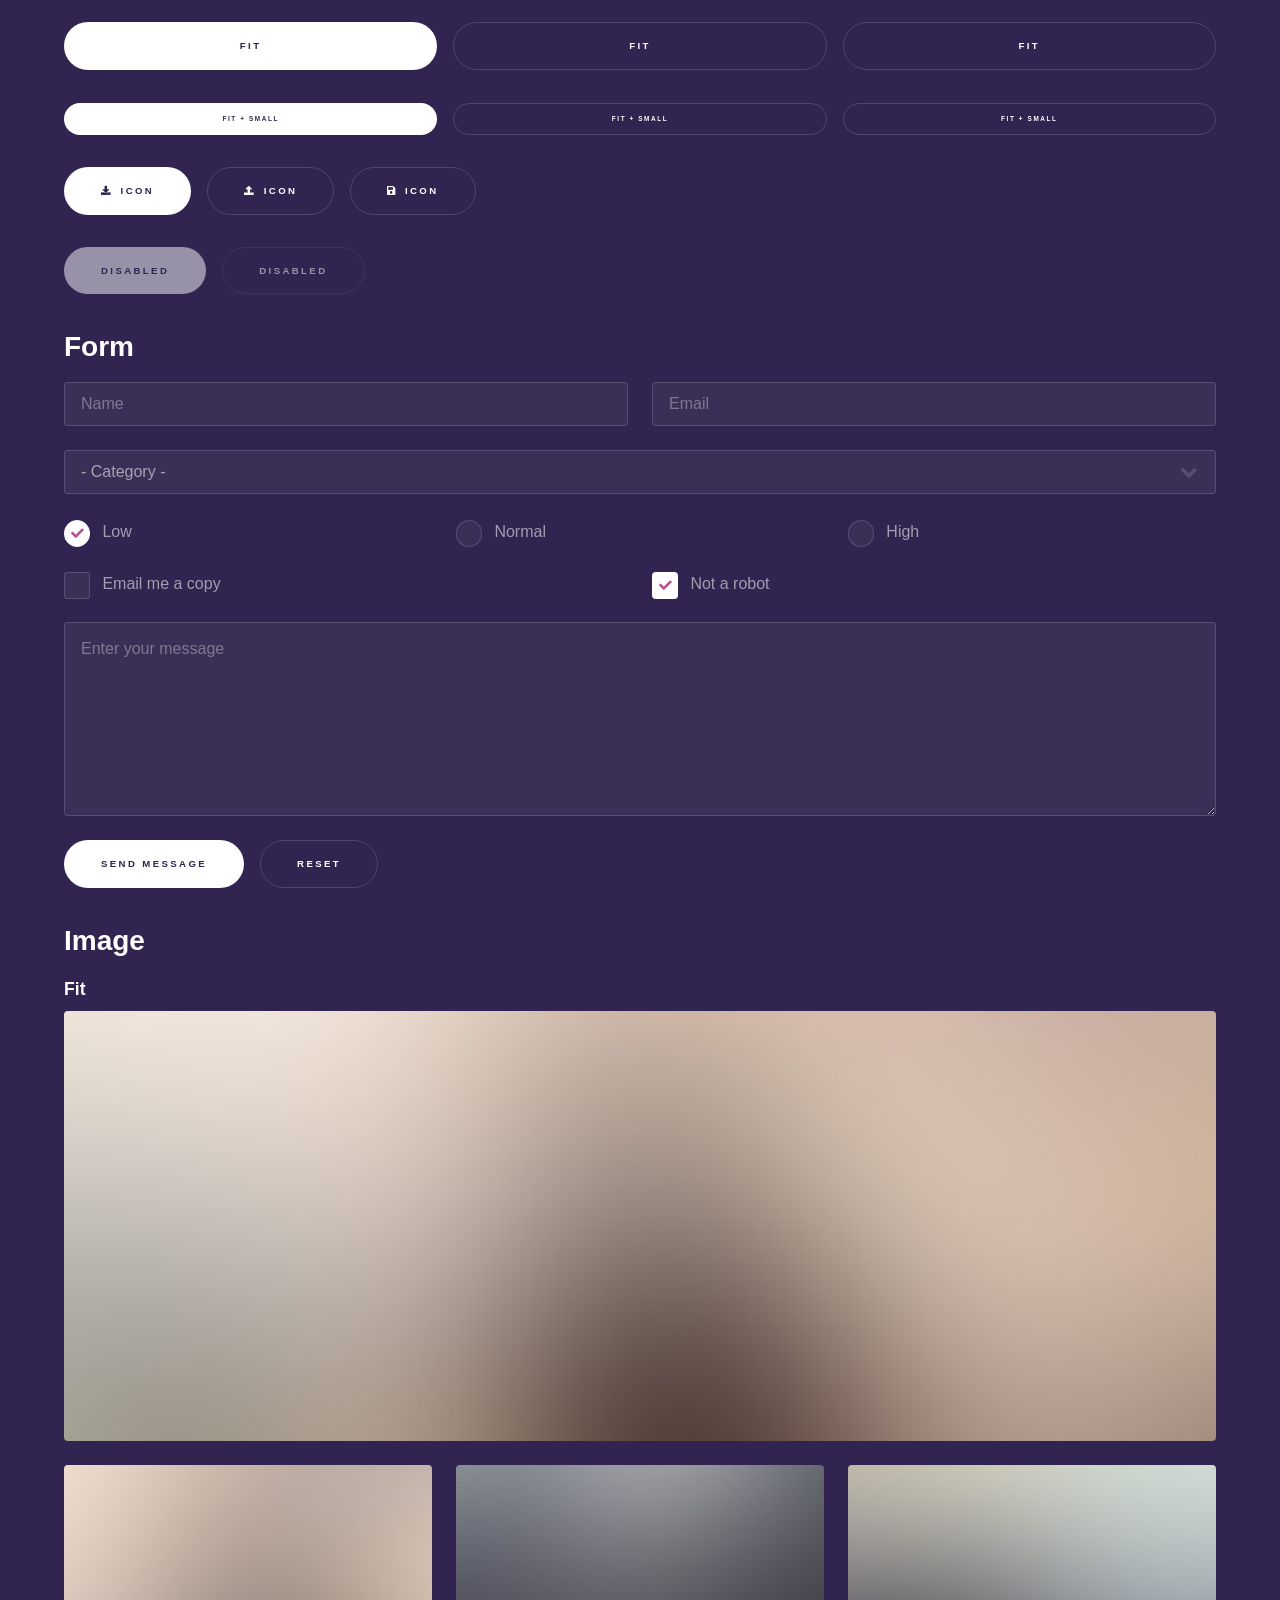
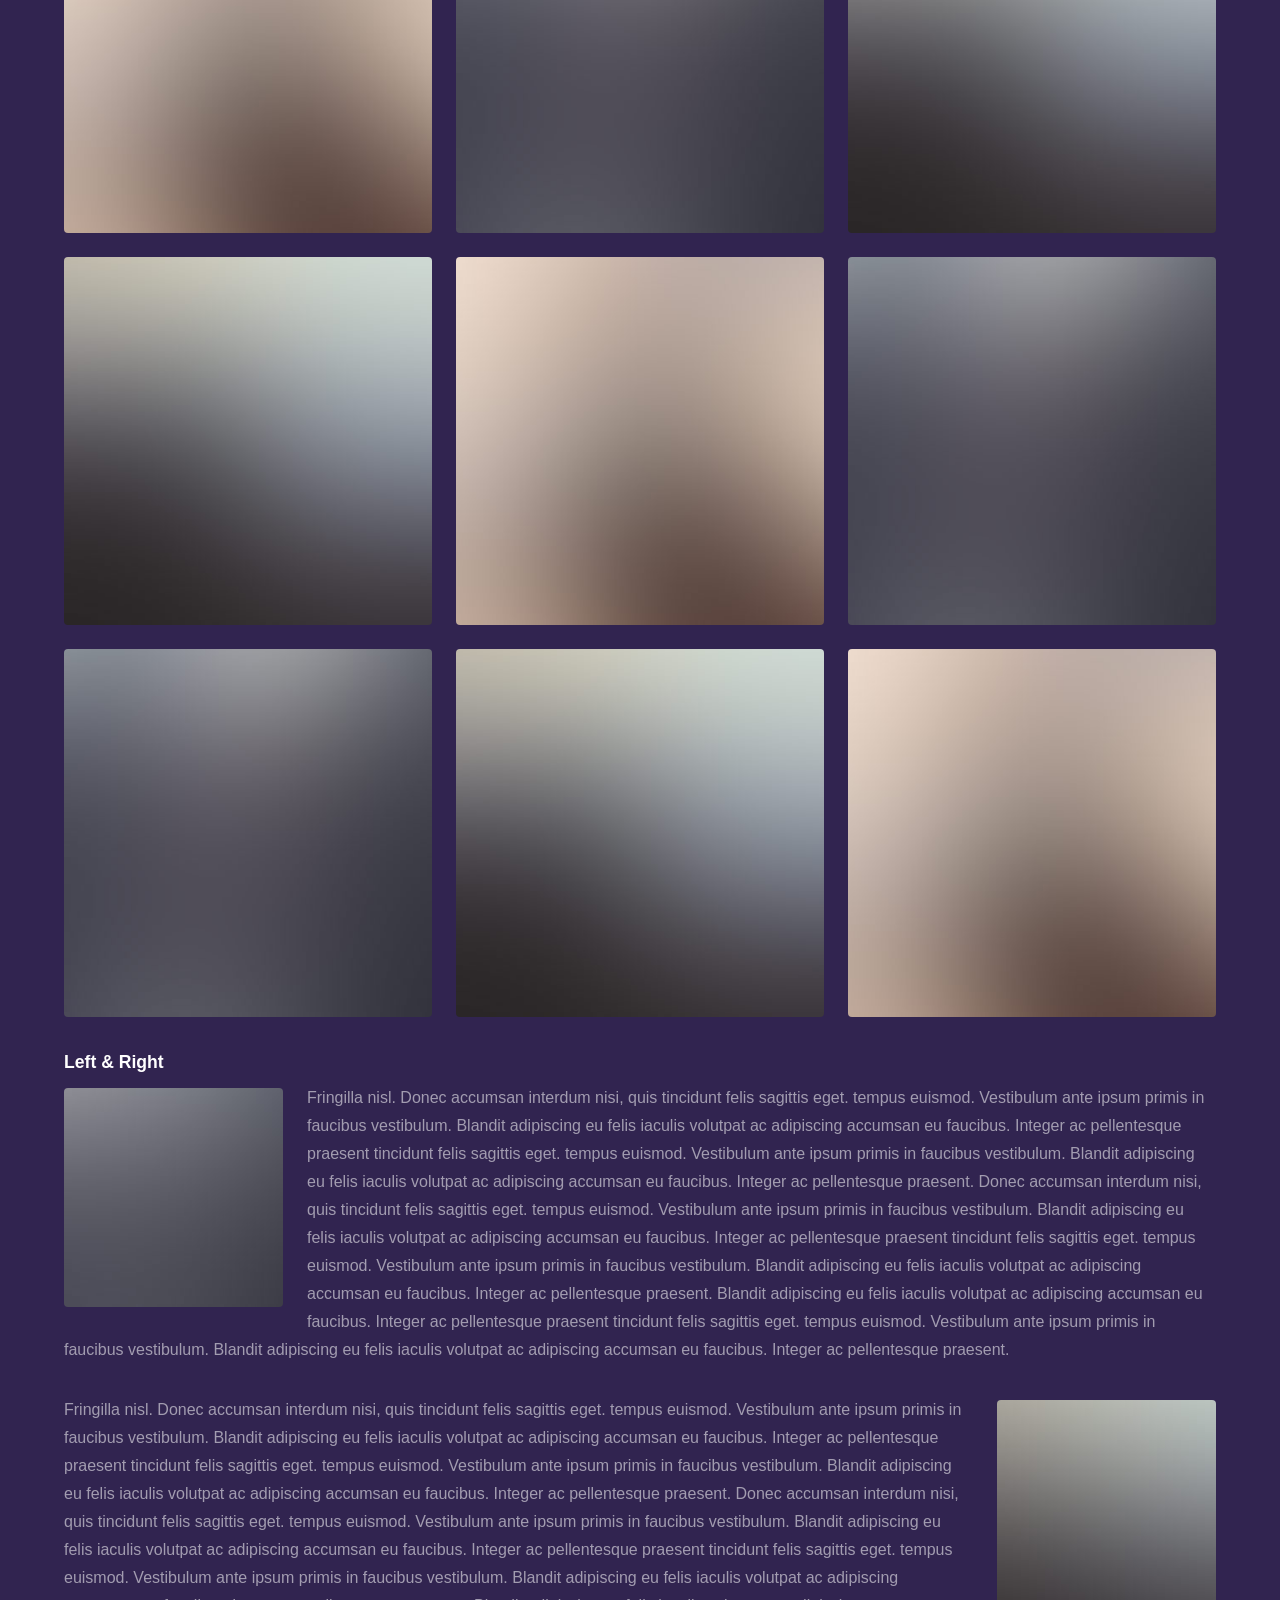
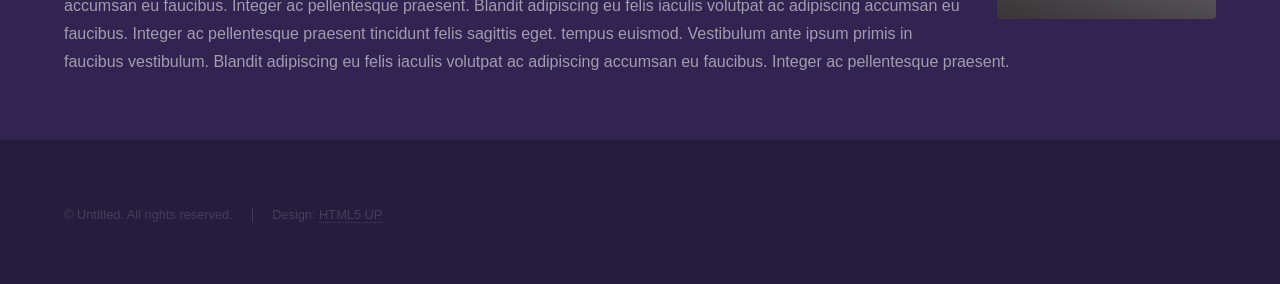
<file: hyperspace/elements.html>
<!DOCTYPE HTML>
<!--
	Hyperspace by HTML5 UP
	html5up.net | @ajlkn
	Free for personal and commercial use under the CCA 3.0 license (html5up.net/license)
-->
<html>
	<head>
		<title>Elements - Hyperspace by HTML5 UP</title>
		<meta charset="utf-8" />
		<meta name="viewport" content="width=device-width, initial-scale=1, user-scalable=no" />
		<link rel="stylesheet" href="assets/css/main.css" />
		<noscript><link rel="stylesheet" href="assets/css/noscript.css" /></noscript>
	</head>
	<body class="is-preload">

		<!-- Header -->
			<header id="header">
				<a href="index.html" class="title">Hyperspace</a>
				<nav>
					<ul>
						<li><a href="index.html">Home</a></li>
						<li><a href="generic.html">Generic</a></li>
						<li><a href="elements.html"  class="active">Elements</a></li>
					</ul>
				</nav>
			</header>

		<!-- Wrapper -->
			<div id="wrapper">

				<!-- Main -->
					<section id="main" class="wrapper">
						<div class="inner">
							<h1 class="major">Elements</h1>

							<!-- Text -->
								<section>
									<h2>Text</h2>
									<p>This is <b>bold</b> and this is <strong>strong</strong>. This is <i>italic</i> and this is <em>emphasized</em>.
									This is <sup>superscript</sup> text and this is <sub>subscript</sub> text.
									This is <u>underlined</u> and this is code: <code>for (;;) { ... }</code>. Finally, <a href="#">this is a link</a>.</p>
									<hr />
									<p>Nunc lacinia ante nunc ac lobortis. Interdum adipiscing gravida odio porttitor sem non mi integer non faucibus ornare mi ut ante amet placerat aliquet. Volutpat eu sed ante lacinia sapien lorem accumsan varius montes viverra nibh in adipiscing blandit tempus accumsan.</p>
									<hr />
									<h2>Heading Level 2</h2>
									<h3>Heading Level 3</h3>
									<h4>Heading Level 4</h4>
									<hr />
									<h3>Blockquote</h3>
									<blockquote>Fringilla nisl. Donec accumsan interdum nisi, quis tincidunt felis sagittis eget tempus euismod. Vestibulum ante ipsum primis in faucibus vestibulum. Blandit adipiscing eu felis iaculis volutpat ac adipiscing accumsan faucibus. Vestibulum ante ipsum primis in faucibus lorem ipsum dolor sit amet nullam adipiscing eu felis.</blockquote>
									<h3>Preformatted</h3>
									<pre><code>i = 0;

while (!deck.isInOrder()) {
    print 'Iteration ' + i;
    deck.shuffle();
    i++;
}

print 'It took ' + i + ' iterations to sort the deck.';</code></pre>
								</section>

							<!-- Lists -->
								<section>
									<h2>Lists</h2>
									<div class="row">
										<div class="col-6 col-12-medium">
											<h3>Unordered</h3>
											<ul>
												<li>Dolor pulvinar etiam.</li>
												<li>Sagittis adipiscing.</li>
												<li>Felis enim feugiat.</li>
											</ul>
											<h3>Alternate</h3>
											<ul class="alt">
												<li>Dolor pulvinar etiam.</li>
												<li>Sagittis adipiscing.</li>
												<li>Felis enim feugiat.</li>
											</ul>
										</div>
										<div class="col-6 col-12-medium">
											<h3>Ordered</h3>
											<ol>
												<li>Dolor pulvinar etiam.</li>
												<li>Etiam vel felis viverra.</li>
												<li>Felis enim feugiat.</li>
												<li>Dolor pulvinar etiam.</li>
												<li>Etiam vel felis lorem.</li>
												<li>Felis enim et feugiat.</li>
											</ol>
											<h3>Icons</h3>
											<ul class="icons">
												<li><a href="#" class="icon brands fa-twitter"><span class="label">Twitter</span></a></li>
												<li><a href="#" class="icon brands fa-facebook-f"><span class="label">Facebook</span></a></li>
												<li><a href="#" class="icon brands fa-instagram"><span class="label">Instagram</span></a></li>
												<li><a href="#" class="icon brands fa-github"><span class="label">Github</span></a></li>
											</ul>
										</div>
									</div>
									<h2>Actions</h2>
									<div class="row">
										<div class="col-6 col-12-medium">
											<ul class="actions">
												<li><a href="#" class="button primary">Default</a></li>
												<li><a href="#" class="button">Default</a></li>
											</ul>
											<ul class="actions small">
												<li><a href="#" class="button primary small">Small</a></li>
												<li><a href="#" class="button small">Small</a></li>
											</ul>
											<ul class="actions stacked">
												<li><a href="#" class="button primary">Default</a></li>
												<li><a href="#" class="button">Default</a></li>
											</ul>
											<ul class="actions stacked">
												<li><a href="#" class="button primary small">Small</a></li>
												<li><a href="#" class="button small">Small</a></li>
											</ul>
										</div>
										<div class="col-6 col-12-medium">
											<ul class="actions stacked">
												<li><a href="#" class="button primary fit">Default</a></li>
												<li><a href="#" class="button fit">Default</a></li>
											</ul>
											<ul class="actions stacked">
												<li><a href="#" class="button primary small fit">Small</a></li>
												<li><a href="#" class="button small fit">Small</a></li>
											</ul>
										</div>
									</div>
								</section>

							<!-- Table -->
								<section>
									<h2>Table</h2>
									<h3>Default</h3>
									<div class="table-wrapper">
										<table>
											<thead>
												<tr>
													<th>Name</th>
													<th>Description</th>
													<th>Price</th>
												</tr>
											</thead>
											<tbody>
												<tr>
													<td>Item One</td>
													<td>Ante turpis integer aliquet porttitor.</td>
													<td>29.99</td>
												</tr>
												<tr>
													<td>Item Two</td>
													<td>Vis ac commodo adipiscing arcu aliquet.</td>
													<td>19.99</td>
												</tr>
												<tr>
													<td>Item Three</td>
													<td> Morbi faucibus arcu accumsan lorem.</td>
													<td>29.99</td>
												</tr>
												<tr>
													<td>Item Four</td>
													<td>Vitae integer tempus condimentum.</td>
													<td>19.99</td>
												</tr>
												<tr>
													<td>Item Five</td>
													<td>Ante turpis integer aliquet porttitor.</td>
													<td>29.99</td>
												</tr>
											</tbody>
											<tfoot>
												<tr>
													<td colspan="2"></td>
													<td>100.00</td>
												</tr>
											</tfoot>
										</table>
									</div>

									<h3>Alternate</h3>
									<div class="table-wrapper">
										<table class="alt">
											<thead>
												<tr>
													<th>Name</th>
													<th>Description</th>
													<th>Price</th>
												</tr>
											</thead>
											<tbody>
												<tr>
													<td>Item One</td>
													<td>Ante turpis integer aliquet porttitor.</td>
													<td>29.99</td>
												</tr>
												<tr>
													<td>Item Two</td>
													<td>Vis ac commodo adipiscing arcu aliquet.</td>
													<td>19.99</td>
												</tr>
												<tr>
													<td>Item Three</td>
													<td> Morbi faucibus arcu accumsan lorem.</td>
													<td>29.99</td>
												</tr>
												<tr>
													<td>Item Four</td>
													<td>Vitae integer tempus condimentum.</td>
													<td>19.99</td>
												</tr>
												<tr>
													<td>Item Five</td>
													<td>Ante turpis integer aliquet porttitor.</td>
													<td>29.99</td>
												</tr>
											</tbody>
											<tfoot>
												<tr>
													<td colspan="2"></td>
													<td>100.00</td>
												</tr>
											</tfoot>
										</table>
									</div>
								</section>

							<!-- Buttons -->
								<section>
									<h3>Buttons</h3>
									<ul class="actions">
										<li><a href="#" class="button primary">Primary</a></li>
										<li><a href="#" class="button">Default</a></li>
									</ul>
									<ul class="actions">
										<li><a href="#" class="button large">Large</a></li>
										<li><a href="#" class="button">Default</a></li>
										<li><a href="#" class="button small">Small</a></li>
									</ul>
									<ul class="actions fit">
										<li><a href="#" class="button primary fit">Fit</a></li>
										<li><a href="#" class="button fit">Fit</a></li>
										<li><a href="#" class="button fit">Fit</a></li>
									</ul>
									<ul class="actions fit small">
										<li><a href="#" class="button primary fit small">Fit + Small</a></li>
										<li><a href="#" class="button fit small">Fit + Small</a></li>
										<li><a href="#" class="button fit small">Fit + Small</a></li>
									</ul>
									<ul class="actions">
										<li><a href="#" class="button primary icon solid fa-download">Icon</a></li>
										<li><a href="#" class="button icon solid fa-upload">Icon</a></li>
										<li><a href="#" class="button icon solid fa-save">Icon</a></li>
									</ul>
									<ul class="actions">
										<li><span class="button primary disabled">Disabled</span></li>
										<li><span class="button disabled">Disabled</span></li>
									</ul>
								</section>

							<!-- Form -->
								<section>
									<h2>Form</h2>
									<form method="post" action="#">
										<div class="row gtr-uniform">
											<div class="col-6 col-12-xsmall">
												<input type="text" name="demo-name" id="demo-name" value="" placeholder="Name" />
											</div>
											<div class="col-6 col-12-xsmall">
												<input type="email" name="demo-email" id="demo-email" value="" placeholder="Email" />
											</div>
											<div class="col-12">
												<select name="demo-category" id="demo-category">
													<option value="">- Category -</option>
													<option value="1">Manufacturing</option>
													<option value="1">Shipping</option>
													<option value="1">Administration</option>
													<option value="1">Human Resources</option>
												</select>
											</div>
											<div class="col-4 col-12-small">
												<input type="radio" id="demo-priority-low" name="demo-priority" checked>
												<label for="demo-priority-low">Low</label>
											</div>
											<div class="col-4 col-12-small">
												<input type="radio" id="demo-priority-normal" name="demo-priority">
												<label for="demo-priority-normal">Normal</label>
											</div>
											<div class="col-4 col-12-small">
												<input type="radio" id="demo-priority-high" name="demo-priority">
												<label for="demo-priority-high">High</label>
											</div>
											<div class="col-6 col-12-small">
												<input type="checkbox" id="demo-copy" name="demo-copy">
												<label for="demo-copy">Email me a copy</label>
											</div>
											<div class="col-6 col-12-small">
												<input type="checkbox" id="demo-human" name="demo-human" checked>
												<label for="demo-human">Not a robot</label>
											</div>
											<div class="col-12">
												<textarea name="demo-message" id="demo-message" placeholder="Enter your message" rows="6"></textarea>
											</div>
											<div class="col-12">
												<ul class="actions">
													<li><input type="submit" value="Send Message" class="primary" /></li>
													<li><input type="reset" value="Reset" /></li>
												</ul>
											</div>
										</div>
									</form>
								</section>

							<!-- Image -->
								<section>
									<h2>Image</h2>
									<h3>Fit</h3>
									<div class="box alt">
										<div class="row gtr-uniform">
											<div class="col-12"><span class="image fit"><img src="images/pic04.jpg" alt="" /></span></div>
											<div class="col-4"><span class="image fit"><img src="images/pic01.jpg" alt="" /></span></div>
											<div class="col-4"><span class="image fit"><img src="images/pic02.jpg" alt="" /></span></div>
											<div class="col-4"><span class="image fit"><img src="images/pic03.jpg" alt="" /></span></div>
											<div class="col-4"><span class="image fit"><img src="images/pic03.jpg" alt="" /></span></div>
											<div class="col-4"><span class="image fit"><img src="images/pic01.jpg" alt="" /></span></div>
											<div class="col-4"><span class="image fit"><img src="images/pic02.jpg" alt="" /></span></div>
											<div class="col-4"><span class="image fit"><img src="images/pic02.jpg" alt="" /></span></div>
											<div class="col-4"><span class="image fit"><img src="images/pic03.jpg" alt="" /></span></div>
											<div class="col-4"><span class="image fit"><img src="images/pic01.jpg" alt="" /></span></div>
										</div>
									</div>
									<h3>Left &amp; Right</h3>
									<p><span class="image left"><img src="images/pic05.jpg" alt="" /></span>Fringilla nisl. Donec accumsan interdum nisi, quis tincidunt felis sagittis eget. tempus euismod. Vestibulum ante ipsum primis in faucibus vestibulum. Blandit adipiscing eu felis iaculis volutpat ac adipiscing accumsan eu faucibus. Integer ac pellentesque praesent tincidunt felis sagittis eget. tempus euismod. Vestibulum ante ipsum primis in faucibus vestibulum. Blandit adipiscing eu felis iaculis volutpat ac adipiscing accumsan eu faucibus. Integer ac pellentesque praesent. Donec accumsan interdum nisi, quis tincidunt felis sagittis eget. tempus euismod. Vestibulum ante ipsum primis in faucibus vestibulum. Blandit adipiscing eu felis iaculis volutpat ac adipiscing accumsan eu faucibus. Integer ac pellentesque praesent tincidunt felis sagittis eget. tempus euismod. Vestibulum ante ipsum primis in faucibus vestibulum. Blandit adipiscing eu felis iaculis volutpat ac adipiscing accumsan eu faucibus. Integer ac pellentesque praesent. Blandit adipiscing eu felis iaculis volutpat ac adipiscing accumsan eu faucibus. Integer ac pellentesque praesent tincidunt felis sagittis eget. tempus euismod. Vestibulum ante ipsum primis in faucibus vestibulum. Blandit adipiscing eu felis iaculis volutpat ac adipiscing accumsan eu faucibus. Integer ac pellentesque praesent.</p>
									<p><span class="image right"><img src="images/pic06.jpg" alt="" /></span>Fringilla nisl. Donec accumsan interdum nisi, quis tincidunt felis sagittis eget. tempus euismod. Vestibulum ante ipsum primis in faucibus vestibulum. Blandit adipiscing eu felis iaculis volutpat ac adipiscing accumsan eu faucibus. Integer ac pellentesque praesent tincidunt felis sagittis eget. tempus euismod. Vestibulum ante ipsum primis in faucibus vestibulum. Blandit adipiscing eu felis iaculis volutpat ac adipiscing accumsan eu faucibus. Integer ac pellentesque praesent. Donec accumsan interdum nisi, quis tincidunt felis sagittis eget. tempus euismod. Vestibulum ante ipsum primis in faucibus vestibulum. Blandit adipiscing eu felis iaculis volutpat ac adipiscing accumsan eu faucibus. Integer ac pellentesque praesent tincidunt felis sagittis eget. tempus euismod. Vestibulum ante ipsum primis in faucibus vestibulum. Blandit adipiscing eu felis iaculis volutpat ac adipiscing accumsan eu faucibus. Integer ac pellentesque praesent. Blandit adipiscing eu felis iaculis volutpat ac adipiscing accumsan eu faucibus. Integer ac pellentesque praesent tincidunt felis sagittis eget. tempus euismod. Vestibulum ante ipsum primis in faucibus vestibulum. Blandit adipiscing eu felis iaculis volutpat ac adipiscing accumsan eu faucibus. Integer ac pellentesque praesent.</p>
								</section>

						</div>
					</section>

			</div>

		<!-- Footer -->
			<footer id="footer" class="wrapper alt">
				<div class="inner">
					<ul class="menu">
						<li>&copy; Untitled. All rights reserved.</li><li>Design: <a href="http://html5up.net">HTML5 UP</a></li>
					</ul>
				</div>
			</footer>

		<!-- Scripts -->
			<script src="assets/js/jquery.min.js"></script>
			<script src="assets/js/jquery.scrollex.min.js"></script>
			<script src="assets/js/jquery.scrolly.min.js"></script>
			<script src="assets/js/browser.min.js"></script>
			<script src="assets/js/breakpoints.min.js"></script>
			<script src="assets/js/util.js"></script>
			<script src="assets/js/main.js"></script>

	</body>
</html>
</file>
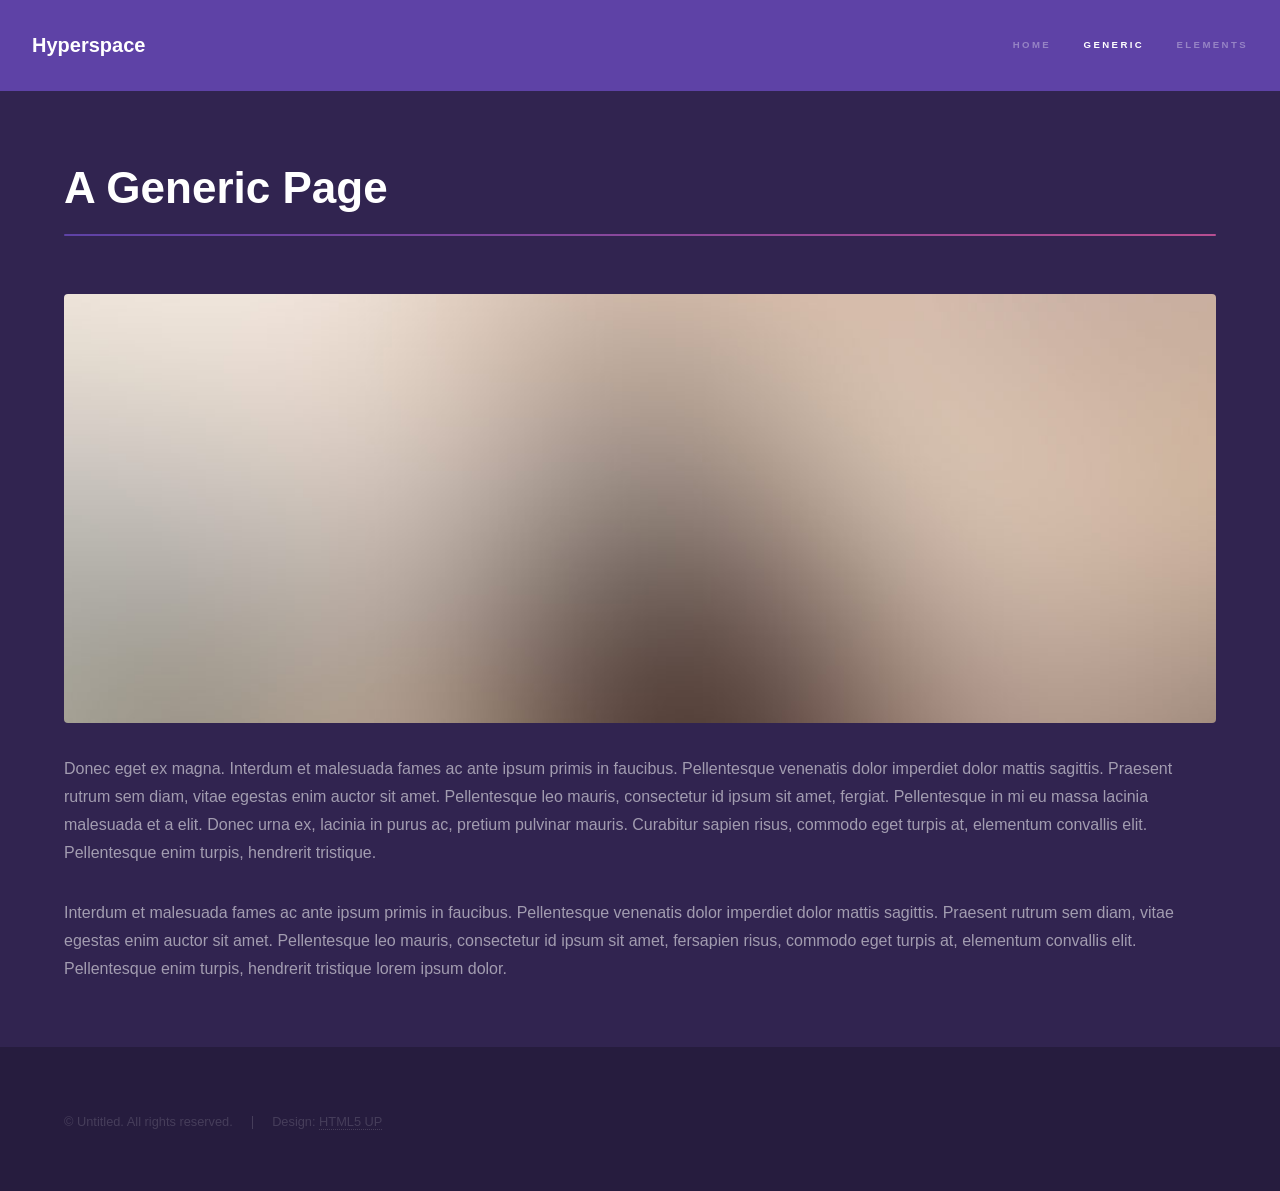
<file: Hyperspace/generic.html>
<!DOCTYPE HTML>
<!--
	Hyperspace by HTML5 UP
	html5up.net | @ajlkn
	Free for personal and commercial use under the CCA 3.0 license (html5up.net/license)
-->
<html>
	<head>
		<title>Generic - Hyperspace by HTML5 UP</title>
		<meta charset="utf-8" />
		<meta name="viewport" content="width=device-width, initial-scale=1, user-scalable=no" />
		<link rel="stylesheet" href="assets/css/main.css" />
		<noscript><link rel="stylesheet" href="assets/css/noscript.css" /></noscript>
	</head>
	<body class="is-preload">

		<!-- Header -->
			<header id="header">
				<a href="index.html" class="title">Hyperspace</a>
				<nav>
					<ul>
						<li><a href="index.html">Home</a></li>
						<li><a href="generic.html" class="active">Generic</a></li>
						<li><a href="elements.html">Elements</a></li>
					</ul>
				</nav>
			</header>

		<!-- Wrapper -->
			<div id="wrapper">

				<!-- Main -->
					<section id="main" class="wrapper">
						<div class="inner">
							<h1 class="major">A Generic Page</h1>
							<span class="image fit"><img src="images/pic04.jpg" alt="" /></span>
							<p>Donec eget ex magna. Interdum et malesuada fames ac ante ipsum primis in faucibus. Pellentesque venenatis dolor imperdiet dolor mattis sagittis. Praesent rutrum sem diam, vitae egestas enim auctor sit amet. Pellentesque leo mauris, consectetur id ipsum sit amet, fergiat. Pellentesque in mi eu massa lacinia malesuada et a elit. Donec urna ex, lacinia in purus ac, pretium pulvinar mauris. Curabitur sapien risus, commodo eget turpis at, elementum convallis elit. Pellentesque enim turpis, hendrerit tristique.</p>
							<p>Interdum et malesuada fames ac ante ipsum primis in faucibus. Pellentesque venenatis dolor imperdiet dolor mattis sagittis. Praesent rutrum sem diam, vitae egestas enim auctor sit amet. Pellentesque leo mauris, consectetur id ipsum sit amet, fersapien risus, commodo eget turpis at, elementum convallis elit. Pellentesque enim turpis, hendrerit tristique lorem ipsum dolor.</p>
						</div>
					</section>

			</div>

		<!-- Footer -->
			<footer id="footer" class="wrapper alt">
				<div class="inner">
					<ul class="menu">
						<li>&copy; Untitled. All rights reserved.</li><li>Design: <a href="http://html5up.net">HTML5 UP</a></li>
					</ul>
				</div>
			</footer>

		<!-- Scripts -->
			<script src="assets/js/jquery.min.js"></script>
			<script src="assets/js/jquery.scrollex.min.js"></script>
			<script src="assets/js/jquery.scrolly.min.js"></script>
			<script src="assets/js/browser.min.js"></script>
			<script src="assets/js/breakpoints.min.js"></script>
			<script src="assets/js/util.js"></script>
			<script src="assets/js/main.js"></script>

	</body>
</html>
</file>
<file: assets/css/style.css>
:root {
  --bg: #05070d;
  --bg-2: #0a0f1c;
  --panel: rgba(16, 24, 42, 0.55);
  --line: rgba(120, 160, 255, 0.14);
  --text: #e6ecff;
  --muted: #8b97b8;
  --cyan: #00e5ff;
  --violet: #8b5cff;
  --lime: #b6ff3b;
  --grad: linear-gradient(110deg, var(--cyan), var(--violet) 60%, #ff4fd8);
  --radius: 18px;
  --sans: "Space Grotesk", system-ui, -apple-system, Segoe UI, Roboto, sans-serif;
  --mono: "JetBrains Mono", ui-monospace, SFMono-Regular, Menlo, monospace;
}

*, *::before, *::after { box-sizing: border-box; }
html { scroll-behavior: smooth; }
body {
  margin: 0;
  background: var(--bg);
  color: var(--text);
  font-family: var(--sans);
  font-size: 17px;
  line-height: 1.65;
  overflow-x: hidden;
  -webkit-font-smoothing: antialiased;
}
body::before { /* subtle grid */
  content: "";
  position: fixed; inset: 0;
  background-image:
    linear-gradient(var(--line) 1px, transparent 1px),
    linear-gradient(90deg, var(--line) 1px, transparent 1px);
  background-size: 64px 64px;
  mask-image: radial-gradient(ellipse at 50% 0%, #000 0%, transparent 75%);
  opacity: .35;
  pointer-events: none;
  z-index: -1;
}
body.loading { overflow: hidden; }
a { color: inherit; }
img, canvas, svg { display: block; }
::selection { background: var(--cyan); color: #000; }
.mono { font-family: var(--mono); letter-spacing: .02em; }
.accent { color: var(--cyan); }
.container { width: min(1120px, 100% - 40px); margin-inline: auto; }

/* ---------- loader ---------- */
.loader {
  position: fixed; inset: 0; z-index: 100;
  display: grid; place-items: center;
  background: var(--bg);
  transition: opacity .6s ease, visibility .6s;
}
.loader.done { opacity: 0; visibility: hidden; }
.loader-inner { width: min(420px, 86vw); }
.loader-log { font-family: var(--mono); font-size: 13px; color: var(--cyan); min-height: 7.5em; margin: 0 0 14px; white-space: pre-wrap; }
.loader-bar { height: 2px; background: var(--line); overflow: hidden; }
.loader-bar span { display: block; height: 100%; width: 0; background: var(--grad); transition: width .25s ease; }

/* ---------- cursor ---------- */
.cursor { pointer-events: none; position: fixed; inset: 0; z-index: 90; }
.cursor-dot, .cursor-ring { position: fixed; top: 0; left: 0; border-radius: 50%; transform: translate(-50%, -50%); }
.cursor-dot { width: 6px; height: 6px; background: var(--cyan); }
.cursor-ring { width: 36px; height: 36px; border: 1px solid rgba(0, 229, 255, .5); transition: width .25s, height .25s, background .25s, border-color .25s; }
.cursor.hover .cursor-ring { width: 64px; height: 64px; background: rgba(0, 229, 255, .08); border-color: var(--cyan); }
@media (hover: none), (pointer: coarse) { .cursor { display: none; } }
@media (hover: hover) and (pointer: fine) { body.has-cursor, body.has-cursor a, body.has-cursor button { cursor: none; } }

.scroll-progress { position: fixed; top: 0; left: 0; height: 2px; width: 100%; background: var(--grad); transform-origin: 0 50%; transform: scaleX(0); z-index: 60; }

/* ---------- nav ---------- */
.nav {
  position: fixed; top: 14px; left: 50%; transform: translateX(-50%);
  width: min(1120px, calc(100% - 24px));
  display: flex; align-items: center; justify-content: space-between;
  padding: 10px 14px 10px 18px;
  border: 1px solid var(--line); border-radius: 999px;
  background: rgba(8, 12, 22, .55);
  backdrop-filter: blur(14px) saturate(140%);
  -webkit-backdrop-filter: blur(14px) saturate(140%);
  z-index: 50;
  transition: transform .4s ease, background .3s;
}
.nav.hidden { transform: translate(-50%, -140%); }
.brand { display: flex; align-items: center; gap: 8px; text-decoration: none; font-weight: 700; font-size: 20px; color: var(--cyan); }
.brand span { color: var(--text); }
.nav-links { display: flex; gap: 4px; list-style: none; margin: 0; padding: 0; }
.nav-links a {
  position: relative; display: block; padding: 8px 14px; border-radius: 999px;
  text-decoration: none; font-size: 15px; color: var(--muted); transition: color .2s, background .2s;
}
.nav-links a::before { content: attr(data-num); font-family: var(--mono); font-size: 10px; color: var(--cyan); margin-right: 6px; }
.nav-links a:hover, .nav-links a.active { color: var(--text); background: rgba(255, 255, 255, .06); }
.nav-toggle { display: none; background: none; border: 0; width: 40px; height: 40px; position: relative; }
.nav-toggle span { position: absolute; left: 10px; right: 10px; height: 2px; background: var(--text); transition: transform .3s, top .3s; }
.nav-toggle span:first-child { top: 15px; }
.nav-toggle span:last-child { top: 23px; }
.nav.open .nav-toggle span:first-child { top: 19px; transform: rotate(45deg); }
.nav.open .nav-toggle span:last-child { top: 19px; transform: rotate(-45deg); }

@media (max-width: 860px) {
  .nav { border-radius: 22px; flex-wrap: wrap; }
  .nav-toggle { display: block; order: 2; }
  .nav nav { order: 3; }
  .nav nav { width: 100%; display: grid; grid-template-rows: 0fr; transition: grid-template-rows .35s ease; }
  .nav.open nav { grid-template-rows: 1fr; }
  .nav-links { overflow: hidden; flex-direction: column; }
  .nav.open .nav-links { padding: 8px 0 4px; }
  .nav-links a { font-size: 18px; }
}

/* ---------- hero ---------- */
.hero { position: relative; min-height: 100vh; min-height: 100svh; display: flex; align-items: center; overflow: hidden; }
#pcb { position: absolute; inset: 0; width: 100%; height: 100%; }
.hero::after { content: ""; position: absolute; inset: 0; background: radial-gradient(ellipse 70% 60% at 30% 50%, rgba(5,7,13,.85), transparent 70%), linear-gradient(transparent 70%, var(--bg)); pointer-events: none; }
.hero-content { position: relative; z-index: 2; width: min(1120px, 100% - 40px); margin: 0 auto; padding: 120px 0 80px; }
.eyebrow { font-size: 12px; color: var(--muted); margin: 0 0 18px; }
.blink { color: var(--lime); animation: blink 1.4s infinite; }
@keyframes blink { 50% { opacity: .2; } }
.hero-title { margin: 0; font-size: clamp(56px, 11vw, 150px); line-height: .92; letter-spacing: -.045em; font-weight: 700; }
.hero-title .line { display: block; overflow: hidden; }
.hero-title .line > span { display: inline-block; transform: translateY(110%); transition: transform 1s cubic-bezier(.2, .8, .2, 1); }
.hero-title .line.outline > span { color: transparent; -webkit-text-stroke: 1.5px var(--cyan); transition-delay: .12s; }
.ready .hero-title .line > span { transform: none; }
.hero-role { font-size: clamp(16px, 2vw, 21px); color: var(--cyan); margin: 26px 0 10px; min-height: 1.6em; }
.caret { animation: blink 1s steps(1) infinite; }
.hero-sub { max-width: 520px; color: var(--muted); font-size: 18px; margin: 0 0 34px; }
.hero-cta { display: flex; gap: 14px; flex-wrap: wrap; }
.hero-content > *:not(.hero-title) { opacity: 0; transform: translateY(20px); transition: opacity .8s ease, transform .8s ease; }
.ready .hero-content > * { opacity: 1; transform: none; }
.ready .hero-content > .eyebrow { transition-delay: .1s; }
.ready .hero-content > .hero-role { transition-delay: .5s; }
.ready .hero-content > .hero-sub { transition-delay: .65s; }
.ready .hero-content > .hero-cta { transition-delay: .8s; }

.hero-scope {
  position: absolute; right: max(20px, calc((100% - 1120px) / 2)); bottom: 12vh; z-index: 2;
  width: 300px; padding: 12px; border-radius: 14px;
  background: var(--panel); border: 1px solid var(--line); backdrop-filter: blur(10px);
  opacity: 0; transform: translateY(30px); transition: opacity 1s 1s, transform 1s 1s;
}
.ready .hero-scope { opacity: 1; transform: none; }
.scope-head, .scope-foot { display: flex; justify-content: space-between; font-size: 10px; color: var(--muted); }
.scope-live { color: var(--lime); }
.scope-live::before { content: "● "; animation: blink 1s infinite; }
#scope { width: 100%; height: 120px; margin: 8px 0; border-radius: 6px; background: rgba(0,0,0,.35); }
@media (max-width: 980px) { .hero-scope { display: none; } }

.scroll-hint { position: absolute; left: 50%; bottom: 26px; transform: translateX(-50%); z-index: 2; display: flex; flex-direction: column; align-items: center; gap: 8px; font-size: 11px; color: var(--muted); text-decoration: none; }
.scroll-hint i { width: 1px; height: 44px; background: linear-gradient(var(--cyan), transparent); animation: drip 1.8s infinite; transform-origin: top; }
@keyframes drip { 0% { transform: scaleY(0); } 50% { transform: scaleY(1); } 100% { transform: scaleY(1); opacity: 0; } }

/* ---------- buttons ---------- */
.btn {
  position: relative; display: inline-flex; align-items: center; justify-content: center;
  padding: 14px 26px; border-radius: 999px; font: 500 16px var(--sans);
  text-decoration: none; border: 1px solid transparent; overflow: hidden; cursor: pointer;
  transition: transform .25s ease, box-shadow .3s, border-color .3s, color .3s;
  will-change: transform;
}
.btn span { position: relative; z-index: 1; pointer-events: none; }
.btn-primary { background: var(--text); color: #05070d; }
.btn-primary::before { content: ""; position: absolute; inset: 0; background: var(--grad); transform: translateY(101%); transition: transform .45s cubic-bezier(.2,.8,.2,1); }
.btn-primary:hover::before { transform: none; }
.btn-primary:hover { box-shadow: 0 10px 40px -10px rgba(0, 229, 255, .6); color: #fff; }
.btn-ghost { background: transparent; color: var(--text); border-color: rgba(255,255,255,.2); }
.btn-ghost:hover { border-color: var(--cyan); color: var(--cyan); }

/* ---------- marquee ---------- */
.marquee { border-block: 1px solid var(--line); overflow: hidden; padding: 18px 0; background: rgba(10, 15, 28, .6); }
.marquee-track { display: flex; gap: 34px; width: max-content; animation: marquee 32s linear infinite; font-size: 15px; text-transform: uppercase; color: var(--muted); }
.marquee-track span:nth-child(even) { color: var(--cyan); }
@keyframes marquee { to { transform: translateX(-50%); } }

/* ---------- sections ---------- */
.section { padding: clamp(90px, 13vw, 150px) 0; position: relative; }
.section-title { font-size: clamp(36px, 6vw, 64px); letter-spacing: -.035em; line-height: 1; margin: 0 0 56px; display: flex; align-items: baseline; gap: 16px; }
.section-title .num { font-size: 14px; color: var(--cyan); letter-spacing: 0; font-weight: 400; }
.section-intro { max-width: 680px; color: var(--muted); margin: -30px 0 40px; font-size: 18px; }
.section-intro strong { color: var(--text); }

.reveal { opacity: 0; transform: translateY(40px); transition: opacity .9s ease, transform .9s cubic-bezier(.2,.8,.2,1); }
.reveal.in { opacity: 1; transform: none; }

/* about */
.about-grid { display: grid; grid-template-columns: 1.1fr .9fr; gap: 60px; align-items: start; }
.lead { font-size: clamp(22px, 2.6vw, 28px); line-height: 1.4; margin-top: 0; }
.about-text p { color: var(--muted); }
.about-text .lead, .about-text strong { color: var(--text); }
.link { color: var(--cyan); text-decoration: none; background: linear-gradient(var(--cyan), var(--cyan)) 0 100% / 0 1px no-repeat; transition: background-size .3s; }
.link:hover { background-size: 100% 1px; }
.chain-label { color: var(--muted); font-size: 13px; margin: 0 0 18px; }
.chain { list-style: none; margin: 0; padding: 0; position: relative; }
.chain::before { content: ""; position: absolute; left: 21px; top: 22px; bottom: 22px; width: 2px; background: var(--line); }
.chain::after { /* travelling electron */
  content: ""; position: absolute; left: 17px; top: 18px; width: 10px; height: 10px; border-radius: 50%;
  background: var(--cyan); box-shadow: 0 0 16px 4px rgba(0, 229, 255, .6);
  animation: electron 4.5s cubic-bezier(.6, 0, .4, 1) infinite;
}
@keyframes electron { 0% { top: 18px; opacity: 0; } 8% { opacity: 1; } 92% { opacity: 1; } 100% { top: calc(100% - 28px); opacity: 0; } }
.chain li { display: flex; gap: 18px; align-items: center; padding: 10px 0; position: relative; }
.chain-node { flex: none; width: 44px; height: 44px; display: grid; place-items: center; border-radius: 12px; border: 1px solid var(--line); background: var(--bg-2); font: 12px var(--mono); color: var(--cyan); position: relative; z-index: 1; transition: border-color .3s, box-shadow .3s; }
.chain li:hover .chain-node { border-color: var(--cyan); box-shadow: 0 0 20px rgba(0, 229, 255, .35); }
.chain h4 { margin: 0; font-size: 18px; }
.chain p { margin: 0; color: var(--muted); font-size: 14px; }

.stats-row { display: grid; grid-template-columns: repeat(3, 1fr); gap: 14px; margin-top: 32px; }
.stats-row div { padding: 18px; border-radius: 14px; border: 1px solid var(--line); background: var(--panel); }
.stats-row strong { display: block; font-size: 40px; line-height: 1; letter-spacing: -.03em; background: var(--grad); -webkit-background-clip: text; background-clip: text; color: transparent; }
.stats-row span { display: block; margin-top: 8px; font-size: 11px; line-height: 1.4; color: var(--muted); text-transform: uppercase; }

/* timeline */
.timeline { position: relative; padding-left: 50px; }
.timeline-line { position: absolute; left: 11px; top: 0; bottom: 0; width: 2px; background: var(--line); }
.timeline-line span { display: block; width: 100%; height: 0; background: linear-gradient(var(--cyan), var(--violet)); box-shadow: 0 0 12px var(--cyan); }
.t-item { position: relative; margin-bottom: 40px; }
.t-dot { position: absolute; left: -46px; top: 34px; width: 16px; height: 16px; border-radius: 50%; background: var(--bg); border: 2px solid var(--cyan); box-shadow: 0 0 0 6px rgba(0, 229, 255, .08); }
.t-item.in .t-dot { animation: ping 2.4s infinite; }
@keyframes ping { 0% { box-shadow: 0 0 0 0 rgba(0, 229, 255, .5); } 70%, 100% { box-shadow: 0 0 0 16px rgba(0, 229, 255, 0); } }

.card {
  position: relative; padding: 32px; border-radius: var(--radius);
  background: var(--panel); border: 1px solid var(--line); overflow: hidden;
  transform-style: preserve-3d; transition: transform .2s ease-out, border-color .3s;
}
.card:hover { border-color: rgba(0, 229, 255, .35); }
.card-glow { position: absolute; inset: 0; pointer-events: none; opacity: 0; transition: opacity .3s; background: radial-gradient(400px circle at var(--mx, 50%) var(--my, 50%), rgba(0, 229, 255, .12), transparent 60%); }
.card:hover .card-glow { opacity: 1; }
.t-tag { font-size: 11px; color: var(--cyan); margin: 0 0 8px; }
.card h3 { font-size: 26px; margin: 0; letter-spacing: -.02em; }
.t-org { color: var(--violet); filter: brightness(1.4); margin: 4px 0 14px; font-weight: 500; }
.card p { color: var(--muted); }
.roles { list-style: none; margin: 4px 0 0; padding: 0 0 0 18px; border-left: 1px dashed rgba(0, 229, 255, .3); display: grid; gap: 18px; }
.roles li { position: relative; }
.roles li::before { content: ""; position: absolute; left: -23px; top: 8px; width: 8px; height: 8px; border-radius: 50%; background: var(--violet); box-shadow: 0 0 10px var(--violet); }
.roles li:first-child::before { background: var(--lime); box-shadow: 0 0 10px var(--lime); }
.role-head { display: flex; justify-content: space-between; align-items: baseline; gap: 6px 16px; flex-wrap: wrap; }
.role-head h4 { margin: 0; font-size: 17px; }
.role-head span { font-size: 12px; color: var(--cyan); }
.roles p { margin: 4px 0 0; font-size: 15px; }
.chips { list-style: none; padding: 0; margin: 18px 0 0; display: flex; flex-wrap: wrap; gap: 8px; }
.chips li { font: 12px var(--mono); padding: 6px 12px; border-radius: 999px; border: 1px solid var(--line); color: var(--text); background: rgba(255,255,255,.03); }

/* features */
.grid-cards { display: grid; grid-template-columns: repeat(3, 1fr); gap: 18px; }
.feature {
  position: relative; padding: 30px; border-radius: var(--radius);
  background: var(--panel); border: 1px solid var(--line); overflow: hidden;
  transition: transform .4s cubic-bezier(.2,.8,.2,1), border-color .3s;
}
.feature::before { content: ""; position: absolute; inset: 0; background: radial-gradient(300px circle at var(--mx, -100px) var(--my, -100px), rgba(139, 92, 255, .18), transparent 60%); pointer-events: none; }
.feature:hover { transform: translateY(-6px); border-color: rgba(139, 92, 255, .45); }
.grid-cards .feature.reveal.in:nth-child(3n+2) { transition-delay: .08s; }
.grid-cards .feature.reveal.in:nth-child(3n) { transition-delay: .16s; }
.f-icon { width: 48px; height: 48px; fill: none; stroke: var(--cyan); stroke-width: 2; stroke-linecap: round; stroke-linejoin: round; margin-bottom: 20px; }
.f-icon path, .f-icon rect, .f-icon circle { stroke-dasharray: 200; stroke-dashoffset: 200; transition: stroke-dashoffset 1.6s ease; }
.feature.in .f-icon path, .feature.in .f-icon rect, .feature.in .f-icon circle { stroke-dashoffset: 0; }
.f-icon .wave { animation: wave 2s infinite; }
.f-icon .w2 { animation-delay: .3s; }
@keyframes wave { 0%, 100% { opacity: 1; } 50% { opacity: .2; } }
.feature h3 { margin: 0 0 8px; font-size: 21px; }
.feature p { margin: 0; color: var(--muted); font-size: 15px; }

.toolbox { margin-top: 60px; padding: 32px; border-radius: var(--radius); border: 1px solid var(--line); background: rgba(10, 15, 28, .5); }
.tools { margin: 0; }
.tools li { transition: border-color .25s, color .25s, transform .25s; }
.tools li:hover { border-color: var(--cyan); color: var(--cyan); transform: translateY(-2px); }
.creds { display: grid; grid-template-columns: 1fr 1fr; gap: 32px; margin-top: 32px; padding-top: 28px; border-top: 1px solid var(--line); }
.creds .chain-label { margin-bottom: 10px; }
.cred-title { margin: 0; font-size: 18px; line-height: 1.45; }
.cred-list { margin: 0; padding-left: 18px; color: var(--muted); }
.cred-list li::marker { color: var(--cyan); }
.meters { display: grid; grid-template-columns: repeat(2, 1fr); gap: 22px 48px; }
.meter span { display: flex; justify-content: space-between; font-size: 15px; margin-bottom: 8px; }
.meter span::after { content: attr(data-val); font-family: var(--mono); color: var(--cyan); font-size: 13px; }
.meter-bar { height: 6px; border-radius: 6px; background: rgba(255,255,255,.06); overflow: hidden; }
.meter-bar i { display: block; height: 100%; width: 0; border-radius: inherit; background: var(--grad); background-size: 200% 100%; animation: shimmer 3s linear infinite; transition: width 1.6s cubic-bezier(.2,.8,.2,1); }
@keyframes shimmer { to { background-position: -200% 0; } }

/* lab */
.lab { display: grid; grid-template-columns: 1.15fr .85fr; gap: 24px; padding: 18px; border-radius: 24px; border: 1px solid var(--line); background: var(--panel); }
.lab-screen { position: relative; aspect-ratio: 1; border-radius: 16px; overflow: hidden; background: #03050a; border: 1px solid var(--line); }
#constellation { width: 100%; height: 100%; }
.lab-overlay { position: absolute; top: 12px; left: 14px; right: 14px; display: flex; justify-content: space-between; font-size: 12px; color: var(--cyan); pointer-events: none; }
.lab-controls { padding: 14px 10px; display: flex; flex-direction: column; gap: 28px; }
.control label, .control .label { display: block; font-size: 12px; color: var(--muted); margin-bottom: 10px; text-transform: uppercase; }
.seg { display: flex; padding: 4px; border-radius: 999px; background: rgba(0,0,0,.35); border: 1px solid var(--line); }
.seg button { flex: 1; padding: 10px 4px; white-space: nowrap; border: 0; border-radius: 999px; background: none; color: var(--muted); font: 500 14px var(--mono); cursor: pointer; transition: background .3s, color .3s; }
.seg button.on { background: var(--cyan); color: #000; }
input[type=range] { -webkit-appearance: none; appearance: none; width: 100%; height: 6px; border-radius: 6px; background: linear-gradient(90deg, var(--cyan) var(--p, 60%), rgba(255,255,255,.1) var(--p, 60%)); outline: none; }
input[type=range]::-webkit-slider-thumb { -webkit-appearance: none; width: 22px; height: 22px; border-radius: 50%; background: var(--text); border: 4px solid var(--cyan); box-shadow: 0 0 16px rgba(0,229,255,.6); cursor: pointer; }
input[type=range]::-moz-range-thumb { width: 16px; height: 16px; border-radius: 50%; background: var(--text); border: 4px solid var(--cyan); cursor: pointer; }
.stats { display: grid; grid-template-columns: 1fr 1fr; gap: 12px; }
.stats div { padding: 16px; border-radius: 14px; background: rgba(0,0,0,.3); border: 1px solid var(--line); }
.stats span { display: block; font-size: 11px; color: var(--muted); text-transform: uppercase; }
.stats strong { font-size: 30px; letter-spacing: -.02em; }
.lab-note { color: var(--muted); font-size: 15px; margin: 0; }

/* contact */
.contact-box { position: relative; padding: clamp(32px, 6vw, 72px); border-radius: 28px; border: 1px solid var(--line); background: radial-gradient(circle at 100% 0%, rgba(139, 92, 255, .2), transparent 50%), radial-gradient(circle at 0% 100%, rgba(0, 229, 255, .14), transparent 50%), var(--panel); overflow: hidden; }
.contact-kicker { color: var(--cyan); font-size: 13px; margin: 0; }
.contact-big { font-size: clamp(36px, 6.5vw, 76px); line-height: 1.02; letter-spacing: -.04em; margin: 12px 0 18px; max-width: 900px; }
.grad { background: var(--grad); background-size: 200% auto; -webkit-background-clip: text; background-clip: text; color: transparent; animation: shimmer 4s linear infinite; }
.contact-box > p { color: var(--muted); max-width: 560px; font-size: 18px; }
.contact-actions { display: flex; gap: 14px; flex-wrap: wrap; margin: 32px 0 40px; }
.contact-meta { list-style: none; padding: 24px 0 0; margin: 0; border-top: 1px solid var(--line); display: grid; gap: 10px; font-size: 14px; color: var(--muted); }
.contact-meta span { color: var(--cyan); margin-right: 12px; }
.contact-meta a { text-decoration: none; color: var(--text); }
.contact-meta a:hover { color: var(--cyan); }

.footer { width: min(1120px, 100% - 40px); margin: 0 auto; padding: 30px 0 40px; display: flex; justify-content: space-between; flex-wrap: wrap; gap: 10px; font-size: 13px; color: var(--muted); border-top: 1px solid var(--line); }
.footer p { margin: 0; }
.footer a { color: var(--cyan); text-decoration: none; }

.toast { position: fixed; left: 50%; bottom: 28px; transform: translate(-50%, 30px); padding: 12px 20px; border-radius: 999px; background: var(--cyan); color: #000; font-size: 14px; opacity: 0; transition: .35s; z-index: 80; pointer-events: none; }
.toast.show { opacity: 1; transform: translate(-50%, 0); }

@media (max-width: 980px) {
  .about-grid, .lab { grid-template-columns: 1fr; gap: 40px; }
  .grid-cards { grid-template-columns: repeat(2, 1fr); }
}
@media (max-width: 640px) {
  body { font-size: 16px; }
  .container { width: calc(100% - 32px); }
  .grid-cards, .tools { margin: 0; }
.tools li { transition: border-color .25s, color .25s, transform .25s; }
.tools li:hover { border-color: var(--cyan); color: var(--cyan); transform: translateY(-2px); }
.creds { display: grid; grid-template-columns: 1fr 1fr; gap: 32px; margin-top: 32px; padding-top: 28px; border-top: 1px solid var(--line); }
.creds .chain-label { margin-bottom: 10px; }
.cred-title { margin: 0; font-size: 18px; line-height: 1.45; }
.cred-list { margin: 0; padding-left: 18px; color: var(--muted); }
.cred-list li::marker { color: var(--cyan); }
.meters { grid-template-columns: 1fr; }
  .timeline { padding-left: 34px; }
  .timeline-line { left: 7px; }
  .t-dot { left: -34px; }
  .card { padding: 24px; }
  .lab { padding: 12px; }
  .hero-content { width: calc(100% - 32px); }
}

@media (prefers-reduced-motion: reduce) {
  *, *::before, *::after { animation-duration: .001ms !important; animation-iteration-count: 1 !important; transition-duration: .001ms !important; }
  html { scroll-behavior: auto; }
}
</file>
<file: Hyperspace/assets/css/noscript.css>
/*
	Hyperspace by HTML5 UP
	html5up.net | @ajlkn
	Free for personal and commercial use under the CCA 3.0 license (html5up.net/license)
*/

/* Spotlights */

	.spotlights > section > .image:before {
		opacity: 0 !important;
	}

	.spotlights > section > .content > .inner {
		-moz-transform: none !important;
		-webkit-transform: none !important;
		-ms-transform: none !important;
		transform: none !important;
		opacity: 1 !important;
	}

/* Wrapper */

	.wrapper > .inner {
		opacity: 1 !important;
		-moz-transform: none !important;
		-webkit-transform: none !important;
		-ms-transform: none !important;
		transform: none !important;
	}

/* Sidebar */

	#sidebar > .inner {
		opacity: 1 !important;
	}

	#sidebar nav > ul > li {
		-moz-transform: none !important;
		-webkit-transform: none !important;
		-ms-transform: none !important;
		transform: none !important;
		opacity: 1 !important;
	}
</file>
<file: hyperspace/assets/css/noscript.css>
/*
	Hyperspace by HTML5 UP
	html5up.net | @ajlkn
	Free for personal and commercial use under the CCA 3.0 license (html5up.net/license)
*/

/* Spotlights */

	.spotlights > section > .image:before {
		opacity: 0 !important;
	}

	.spotlights > section > .content > .inner {
		-moz-transform: none !important;
		-webkit-transform: none !important;
		-ms-transform: none !important;
		transform: none !important;
		opacity: 1 !important;
	}

/* Wrapper */

	.wrapper > .inner {
		opacity: 1 !important;
		-moz-transform: none !important;
		-webkit-transform: none !important;
		-ms-transform: none !important;
		transform: none !important;
	}

/* Sidebar */

	#sidebar > .inner {
		opacity: 1 !important;
	}

	#sidebar nav > ul > li {
		-moz-transform: none !important;
		-webkit-transform: none !important;
		-ms-transform: none !important;
		transform: none !important;
		opacity: 1 !important;
	}
</file>
<file: Hyperspace/assets/css/main.css>
@import url(fontawesome-all.min.css);

/*
	Hyperspace by HTML5 UP
	html5up.net | @ajlkn
	Free for personal and commercial use under the CCA 3.0 license (html5up.net/license)
*/

html, body, div, span, applet, object,
iframe, h1, h2, h3, h4, h5, h6, p, blockquote,
pre, a, abbr, acronym, address, big, cite,
code, del, dfn, em, img, ins, kbd, q, s, samp,
small, strike, strong, sub, sup, tt, var, b,
u, i, center, dl, dt, dd, ol, ul, li, fieldset,
form, label, legend, table, caption, tbody,
tfoot, thead, tr, th, td, article, aside,
canvas, details, embed, figure, figcaption,
footer, header, hgroup, menu, nav, output, ruby,
section, summary, time, mark, audio, video {
	margin: 0;
	padding: 0;
	border: 0;
	font-size: 100%;
	font: inherit;
	vertical-align: baseline;}

article, aside, details, figcaption, figure,
footer, header, hgroup, menu, nav, section {
	display: block;}

body {
	line-height: 1;
}

ol, ul {
	list-style: none;
}

blockquote, q {
	quotes: none;
}

	blockquote:before, blockquote:after, q:before, q:after {
		content: '';
		content: none;
	}

table {
	border-collapse: collapse;
	border-spacing: 0;
}

body {
	-webkit-text-size-adjust: none;
}

mark {
	background-color: transparent;
	color: inherit;
}

input::-moz-focus-inner {
	border: 0;
	padding: 0;
}

input, select, textarea {
	-moz-appearance: none;
	-webkit-appearance: none;
	-ms-appearance: none;
	appearance: none;
}

/* Basic */

	@-ms-viewport {
		width: device-width;
	}

	body {
		-ms-overflow-style: scrollbar;
	}

	@media screen and (max-width: 480px) {

		html, body {
			min-width: 320px;
		}

	}

	html {
		box-sizing: border-box;
	}

	*, *:before, *:after {
		box-sizing: inherit;
	}

	body {
		background: #312450;
	}

		body.is-preload *, body.is-preload *:before, body.is-preload *:after {
			-moz-animation: none !important;
			-webkit-animation: none !important;
			-ms-animation: none !important;
			animation: none !important;
			-moz-transition: none !important;
			-webkit-transition: none !important;
			-ms-transition: none !important;
			transition: none !important;
		}

/* Type */

	body, input, select, textarea {
		color: rgba(255, 255, 255, 0.55);
		font-family: Arial, Helvetica, sans-serif;
		font-size: 16.5pt;
		font-weight: normal;
		line-height: 1.75;
	}

		@media screen and (max-width: 1680px) {

			body, input, select, textarea {
				font-size: 13pt;
			}

		}

		@media screen and (max-width: 1280px) {

			body, input, select, textarea {
				font-size: 12pt;
			}

		}

		@media screen and (max-width: 360px) {

			body, input, select, textarea {
				font-size: 11pt;
			}

		}

	a {
		-moz-transition: color 0.2s ease, border-bottom-color 0.2s ease;
		-webkit-transition: color 0.2s ease, border-bottom-color 0.2s ease;
		-ms-transition: color 0.2s ease, border-bottom-color 0.2s ease;
		transition: color 0.2s ease, border-bottom-color 0.2s ease;
		border-bottom: dotted 1px rgba(255, 255, 255, 0.35);
		color: inherit;
		text-decoration: none;
	}

		a:hover {
			border-bottom-color: transparent;
			color: #ffffff;
		}

	strong, b {
		color: #ffffff;
		font-weight: bold;
	}

	em, i {
		font-style: italic;
	}

	p {
		margin: 0 0 2em 0;
	}

	h1, h2, h3, h4, h5, h6 {
		color: #ffffff;
		font-weight: bold;
		line-height: 1.5;
		margin: 0 0 0.5em 0;
	}

		h1 a, h2 a, h3 a, h4 a, h5 a, h6 a {
			color: inherit;
			text-decoration: none;
		}

	h1 {
		font-size: 2.75em;
	}

		h1.major {
			margin: 0 0 1.3em 0;
			position: relative;
			padding-bottom: 0.35em;
		}

			h1.major:after {
				background-image: -moz-linear-gradient(to right, #5e42a6, #b74e91);
				background-image: -webkit-linear-gradient(to right, #5e42a6, #b74e91);
				background-image: -ms-linear-gradient(to right, #5e42a6, #b74e91);
				background-image: linear-gradient(to right, #5e42a6, #b74e91);
				-moz-transition: max-width 0.2s ease;
				-webkit-transition: max-width 0.2s ease;
				-ms-transition: max-width 0.2s ease;
				transition: max-width 0.2s ease;
				border-radius: 0.2em;
				bottom: 0;
				content: '';
				height: 0.05em;
				position: absolute;
				right: 0;
				width: 100%;
			}

	h2 {
		font-size: 1.75em;
	}

	h3 {
		font-size: 1.1em;
	}

	h4 {
		font-size: 1em;
	}

	h5 {
		font-size: 0.8em;
	}

	h6 {
		font-size: 0.6em;
	}

	@media screen and (max-width: 736px) {

		h1 {
			font-size: 2em;
		}

		h2 {
			font-size: 1.25em;
		}

		h3 {
			font-size: 1em;
		}

		h4 {
			font-size: 0.8em;
		}

		h5 {
			font-size: 0.6em;
		}

		h6 {
			font-size: 0.6em;
		}

	}

	sub {
		font-size: 0.8em;
		position: relative;
		top: 0.5em;
	}

	sup {
		font-size: 0.8em;
		position: relative;
		top: -0.5em;
	}

	blockquote {
		border-left: solid 4px rgba(255, 255, 255, 0.15);
		font-style: italic;
		margin: 0 0 2em 0;
		padding: 0.5em 0 0.5em 2em;
	}

	code {
		background: rgba(255, 255, 255, 0.05);
		border-radius: 0.25em;
		border: solid 1px rgba(255, 255, 255, 0.15);
		font-family: "Courier New", monospace;
		font-size: 0.9em;
		margin: 0 0.25em;
		padding: 0.25em 0.65em;
	}

	pre {
		-webkit-overflow-scrolling: touch;
		font-family: "Courier New", monospace;
		font-size: 0.9em;
		margin: 0 0 2em 0;
	}

		pre code {
			display: block;
			line-height: 1.75em;
			padding: 1em 1.5em;
			overflow-x: auto;
		}

	hr {
		border: 0;
		border-bottom: solid 1px rgba(255, 255, 255, 0.15);
		margin: 2em 0;
	}

		hr.major {
			margin: 3em 0;
		}

	.align-left {
		text-align: left;
	}

	.align-center {
		text-align: center;
	}

	.align-right {
		text-align: right;
	}

/* Row */

	.row {
		display: flex;
		flex-wrap: wrap;
		box-sizing: border-box;
		align-items: stretch;
	}

		.row > * {
			box-sizing: border-box;
		}

		.row.gtr-uniform > * > :last-child {
			margin-bottom: 0;
		}

		.row.aln-left {
			justify-content: flex-start;
		}

		.row.aln-center {
			justify-content: center;
		}

		.row.aln-right {
			justify-content: flex-end;
		}

		.row.aln-top {
			align-items: flex-start;
		}

		.row.aln-middle {
			align-items: center;
		}

		.row.aln-bottom {
			align-items: flex-end;
		}

		.row > .imp {
			order: -1;
		}

		.row > .col-1 {
			width: 8.33333%;
		}

		.row > .off-1 {
			margin-left: 8.33333%;
		}

		.row > .col-2 {
			width: 16.66667%;
		}

		.row > .off-2 {
			margin-left: 16.66667%;
		}

		.row > .col-3 {
			width: 25%;
		}

		.row > .off-3 {
			margin-left: 25%;
		}

		.row > .col-4 {
			width: 33.33333%;
		}

		.row > .off-4 {
			margin-left: 33.33333%;
		}

		.row > .col-5 {
			width: 41.66667%;
		}

		.row > .off-5 {
			margin-left: 41.66667%;
		}

		.row > .col-6 {
			width: 50%;
		}

		.row > .off-6 {
			margin-left: 50%;
		}

		.row > .col-7 {
			width: 58.33333%;
		}

		.row > .off-7 {
			margin-left: 58.33333%;
		}

		.row > .col-8 {
			width: 66.66667%;
		}

		.row > .off-8 {
			margin-left: 66.66667%;
		}

		.row > .col-9 {
			width: 75%;
		}

		.row > .off-9 {
			margin-left: 75%;
		}

		.row > .col-10 {
			width: 83.33333%;
		}

		.row > .off-10 {
			margin-left: 83.33333%;
		}

		.row > .col-11 {
			width: 91.66667%;
		}

		.row > .off-11 {
			margin-left: 91.66667%;
		}

		.row > .col-12 {
			width: 100%;
		}

		.row > .off-12 {
			margin-left: 100%;
		}

		.row.gtr-0 {
			margin-top: 0;
			margin-left: 0em;
		}

			.row.gtr-0 > * {
				padding: 0 0 0 0em;
			}

			.row.gtr-0.gtr-uniform {
				margin-top: 0em;
			}

				.row.gtr-0.gtr-uniform > * {
					padding-top: 0em;
				}

		.row.gtr-25 {
			margin-top: 0;
			margin-left: -0.375em;
		}

			.row.gtr-25 > * {
				padding: 0 0 0 0.375em;
			}

			.row.gtr-25.gtr-uniform {
				margin-top: -0.375em;
			}

				.row.gtr-25.gtr-uniform > * {
					padding-top: 0.375em;
				}

		.row.gtr-50 {
			margin-top: 0;
			margin-left: -0.75em;
		}

			.row.gtr-50 > * {
				padding: 0 0 0 0.75em;
			}

			.row.gtr-50.gtr-uniform {
				margin-top: -0.75em;
			}

				.row.gtr-50.gtr-uniform > * {
					padding-top: 0.75em;
				}

		.row {
			margin-top: 0;
			margin-left: -1.5em;
		}

			.row > * {
				padding: 0 0 0 1.5em;
			}

			.row.gtr-uniform {
				margin-top: -1.5em;
			}

				.row.gtr-uniform > * {
					padding-top: 1.5em;
				}

		.row.gtr-150 {
			margin-top: 0;
			margin-left: -2.25em;
		}

			.row.gtr-150 > * {
				padding: 0 0 0 2.25em;
			}

			.row.gtr-150.gtr-uniform {
				margin-top: -2.25em;
			}

				.row.gtr-150.gtr-uniform > * {
					padding-top: 2.25em;
				}

		.row.gtr-200 {
			margin-top: 0;
			margin-left: -3em;
		}

			.row.gtr-200 > * {
				padding: 0 0 0 3em;
			}

			.row.gtr-200.gtr-uniform {
				margin-top: -3em;
			}

				.row.gtr-200.gtr-uniform > * {
					padding-top: 3em;
				}

		@media screen and (max-width: 1680px) {

			.row {
				display: flex;
				flex-wrap: wrap;
				box-sizing: border-box;
				align-items: stretch;
			}

				.row > * {
					box-sizing: border-box;
				}

				.row.gtr-uniform > * > :last-child {
					margin-bottom: 0;
				}

				.row.aln-left {
					justify-content: flex-start;
				}

				.row.aln-center {
					justify-content: center;
				}

				.row.aln-right {
					justify-content: flex-end;
				}

				.row.aln-top {
					align-items: flex-start;
				}

				.row.aln-middle {
					align-items: center;
				}

				.row.aln-bottom {
					align-items: flex-end;
				}

				.row > .imp-xlarge {
					order: -1;
				}

				.row > .col-1-xlarge {
					width: 8.33333%;
				}

				.row > .off-1-xlarge {
					margin-left: 8.33333%;
				}

				.row > .col-2-xlarge {
					width: 16.66667%;
				}

				.row > .off-2-xlarge {
					margin-left: 16.66667%;
				}

				.row > .col-3-xlarge {
					width: 25%;
				}

				.row > .off-3-xlarge {
					margin-left: 25%;
				}

				.row > .col-4-xlarge {
					width: 33.33333%;
				}

				.row > .off-4-xlarge {
					margin-left: 33.33333%;
				}

				.row > .col-5-xlarge {
					width: 41.66667%;
				}

				.row > .off-5-xlarge {
					margin-left: 41.66667%;
				}

				.row > .col-6-xlarge {
					width: 50%;
				}

				.row > .off-6-xlarge {
					margin-left: 50%;
				}

				.row > .col-7-xlarge {
					width: 58.33333%;
				}

				.row > .off-7-xlarge {
					margin-left: 58.33333%;
				}

				.row > .col-8-xlarge {
					width: 66.66667%;
				}

				.row > .off-8-xlarge {
					margin-left: 66.66667%;
				}

				.row > .col-9-xlarge {
					width: 75%;
				}

				.row > .off-9-xlarge {
					margin-left: 75%;
				}

				.row > .col-10-xlarge {
					width: 83.33333%;
				}

				.row > .off-10-xlarge {
					margin-left: 83.33333%;
				}

				.row > .col-11-xlarge {
					width: 91.66667%;
				}

				.row > .off-11-xlarge {
					margin-left: 91.66667%;
				}

				.row > .col-12-xlarge {
					width: 100%;
				}

				.row > .off-12-xlarge {
					margin-left: 100%;
				}

				.row.gtr-0 {
					margin-top: 0;
					margin-left: 0em;
				}

					.row.gtr-0 > * {
						padding: 0 0 0 0em;
					}

					.row.gtr-0.gtr-uniform {
						margin-top: 0em;
					}

						.row.gtr-0.gtr-uniform > * {
							padding-top: 0em;
						}

				.row.gtr-25 {
					margin-top: 0;
					margin-left: -0.375em;
				}

					.row.gtr-25 > * {
						padding: 0 0 0 0.375em;
					}

					.row.gtr-25.gtr-uniform {
						margin-top: -0.375em;
					}

						.row.gtr-25.gtr-uniform > * {
							padding-top: 0.375em;
						}

				.row.gtr-50 {
					margin-top: 0;
					margin-left: -0.75em;
				}

					.row.gtr-50 > * {
						padding: 0 0 0 0.75em;
					}

					.row.gtr-50.gtr-uniform {
						margin-top: -0.75em;
					}

						.row.gtr-50.gtr-uniform > * {
							padding-top: 0.75em;
						}

				.row {
					margin-top: 0;
					margin-left: -1.5em;
				}

					.row > * {
						padding: 0 0 0 1.5em;
					}

					.row.gtr-uniform {
						margin-top: -1.5em;
					}

						.row.gtr-uniform > * {
							padding-top: 1.5em;
						}

				.row.gtr-150 {
					margin-top: 0;
					margin-left: -2.25em;
				}

					.row.gtr-150 > * {
						padding: 0 0 0 2.25em;
					}

					.row.gtr-150.gtr-uniform {
						margin-top: -2.25em;
					}

						.row.gtr-150.gtr-uniform > * {
							padding-top: 2.25em;
						}

				.row.gtr-200 {
					margin-top: 0;
					margin-left: -3em;
				}

					.row.gtr-200 > * {
						padding: 0 0 0 3em;
					}

					.row.gtr-200.gtr-uniform {
						margin-top: -3em;
					}

						.row.gtr-200.gtr-uniform > * {
							padding-top: 3em;
						}

		}

		@media screen and (max-width: 1280px) {

			.row {
				display: flex;
				flex-wrap: wrap;
				box-sizing: border-box;
				align-items: stretch;
			}

				.row > * {
					box-sizing: border-box;
				}

				.row.gtr-uniform > * > :last-child {
					margin-bottom: 0;
				}

				.row.aln-left {
					justify-content: flex-start;
				}

				.row.aln-center {
					justify-content: center;
				}

				.row.aln-right {
					justify-content: flex-end;
				}

				.row.aln-top {
					align-items: flex-start;
				}

				.row.aln-middle {
					align-items: center;
				}

				.row.aln-bottom {
					align-items: flex-end;
				}

				.row > .imp-large {
					order: -1;
				}

				.row > .col-1-large {
					width: 8.33333%;
				}

				.row > .off-1-large {
					margin-left: 8.33333%;
				}

				.row > .col-2-large {
					width: 16.66667%;
				}

				.row > .off-2-large {
					margin-left: 16.66667%;
				}

				.row > .col-3-large {
					width: 25%;
				}

				.row > .off-3-large {
					margin-left: 25%;
				}

				.row > .col-4-large {
					width: 33.33333%;
				}

				.row > .off-4-large {
					margin-left: 33.33333%;
				}

				.row > .col-5-large {
					width: 41.66667%;
				}

				.row > .off-5-large {
					margin-left: 41.66667%;
				}

				.row > .col-6-large {
					width: 50%;
				}

				.row > .off-6-large {
					margin-left: 50%;
				}

				.row > .col-7-large {
					width: 58.33333%;
				}

				.row > .off-7-large {
					margin-left: 58.33333%;
				}

				.row > .col-8-large {
					width: 66.66667%;
				}

				.row > .off-8-large {
					margin-left: 66.66667%;
				}

				.row > .col-9-large {
					width: 75%;
				}

				.row > .off-9-large {
					margin-left: 75%;
				}

				.row > .col-10-large {
					width: 83.33333%;
				}

				.row > .off-10-large {
					margin-left: 83.33333%;
				}

				.row > .col-11-large {
					width: 91.66667%;
				}

				.row > .off-11-large {
					margin-left: 91.66667%;
				}

				.row > .col-12-large {
					width: 100%;
				}

				.row > .off-12-large {
					margin-left: 100%;
				}

				.row.gtr-0 {
					margin-top: 0;
					margin-left: 0em;
				}

					.row.gtr-0 > * {
						padding: 0 0 0 0em;
					}

					.row.gtr-0.gtr-uniform {
						margin-top: 0em;
					}

						.row.gtr-0.gtr-uniform > * {
							padding-top: 0em;
						}

				.row.gtr-25 {
					margin-top: 0;
					margin-left: -0.375em;
				}

					.row.gtr-25 > * {
						padding: 0 0 0 0.375em;
					}

					.row.gtr-25.gtr-uniform {
						margin-top: -0.375em;
					}

						.row.gtr-25.gtr-uniform > * {
							padding-top: 0.375em;
						}

				.row.gtr-50 {
					margin-top: 0;
					margin-left: -0.75em;
				}

					.row.gtr-50 > * {
						padding: 0 0 0 0.75em;
					}

					.row.gtr-50.gtr-uniform {
						margin-top: -0.75em;
					}

						.row.gtr-50.gtr-uniform > * {
							padding-top: 0.75em;
						}

				.row {
					margin-top: 0;
					margin-left: -1.5em;
				}

					.row > * {
						padding: 0 0 0 1.5em;
					}

					.row.gtr-uniform {
						margin-top: -1.5em;
					}

						.row.gtr-uniform > * {
							padding-top: 1.5em;
						}

				.row.gtr-150 {
					margin-top: 0;
					margin-left: -2.25em;
				}

					.row.gtr-150 > * {
						padding: 0 0 0 2.25em;
					}

					.row.gtr-150.gtr-uniform {
						margin-top: -2.25em;
					}

						.row.gtr-150.gtr-uniform > * {
							padding-top: 2.25em;
						}

				.row.gtr-200 {
					margin-top: 0;
					margin-left: -3em;
				}

					.row.gtr-200 > * {
						padding: 0 0 0 3em;
					}

					.row.gtr-200.gtr-uniform {
						margin-top: -3em;
					}

						.row.gtr-200.gtr-uniform > * {
							padding-top: 3em;
						}

		}

		@media screen and (max-width: 980px) {

			.row {
				display: flex;
				flex-wrap: wrap;
				box-sizing: border-box;
				align-items: stretch;
			}

				.row > * {
					box-sizing: border-box;
				}

				.row.gtr-uniform > * > :last-child {
					margin-bottom: 0;
				}

				.row.aln-left {
					justify-content: flex-start;
				}

				.row.aln-center {
					justify-content: center;
				}

				.row.aln-right {
					justify-content: flex-end;
				}

				.row.aln-top {
					align-items: flex-start;
				}

				.row.aln-middle {
					align-items: center;
				}

				.row.aln-bottom {
					align-items: flex-end;
				}

				.row > .imp-medium {
					order: -1;
				}

				.row > .col-1-medium {
					width: 8.33333%;
				}

				.row > .off-1-medium {
					margin-left: 8.33333%;
				}

				.row > .col-2-medium {
					width: 16.66667%;
				}

				.row > .off-2-medium {
					margin-left: 16.66667%;
				}

				.row > .col-3-medium {
					width: 25%;
				}

				.row > .off-3-medium {
					margin-left: 25%;
				}

				.row > .col-4-medium {
					width: 33.33333%;
				}

				.row > .off-4-medium {
					margin-left: 33.33333%;
				}

				.row > .col-5-medium {
					width: 41.66667%;
				}

				.row > .off-5-medium {
					margin-left: 41.66667%;
				}

				.row > .col-6-medium {
					width: 50%;
				}

				.row > .off-6-medium {
					margin-left: 50%;
				}

				.row > .col-7-medium {
					width: 58.33333%;
				}

				.row > .off-7-medium {
					margin-left: 58.33333%;
				}

				.row > .col-8-medium {
					width: 66.66667%;
				}

				.row > .off-8-medium {
					margin-left: 66.66667%;
				}

				.row > .col-9-medium {
					width: 75%;
				}

				.row > .off-9-medium {
					margin-left: 75%;
				}

				.row > .col-10-medium {
					width: 83.33333%;
				}

				.row > .off-10-medium {
					margin-left: 83.33333%;
				}

				.row > .col-11-medium {
					width: 91.66667%;
				}

				.row > .off-11-medium {
					margin-left: 91.66667%;
				}

				.row > .col-12-medium {
					width: 100%;
				}

				.row > .off-12-medium {
					margin-left: 100%;
				}

				.row.gtr-0 {
					margin-top: 0;
					margin-left: 0em;
				}

					.row.gtr-0 > * {
						padding: 0 0 0 0em;
					}

					.row.gtr-0.gtr-uniform {
						margin-top: 0em;
					}

						.row.gtr-0.gtr-uniform > * {
							padding-top: 0em;
						}

				.row.gtr-25 {
					margin-top: 0;
					margin-left: -0.375em;
				}

					.row.gtr-25 > * {
						padding: 0 0 0 0.375em;
					}

					.row.gtr-25.gtr-uniform {
						margin-top: -0.375em;
					}

						.row.gtr-25.gtr-uniform > * {
							padding-top: 0.375em;
						}

				.row.gtr-50 {
					margin-top: 0;
					margin-left: -0.75em;
				}

					.row.gtr-50 > * {
						padding: 0 0 0 0.75em;
					}

					.row.gtr-50.gtr-uniform {
						margin-top: -0.75em;
					}

						.row.gtr-50.gtr-uniform > * {
							padding-top: 0.75em;
						}

				.row {
					margin-top: 0;
					margin-left: -1.5em;
				}

					.row > * {
						padding: 0 0 0 1.5em;
					}

					.row.gtr-uniform {
						margin-top: -1.5em;
					}

						.row.gtr-uniform > * {
							padding-top: 1.5em;
						}

				.row.gtr-150 {
					margin-top: 0;
					margin-left: -2.25em;
				}

					.row.gtr-150 > * {
						padding: 0 0 0 2.25em;
					}

					.row.gtr-150.gtr-uniform {
						margin-top: -2.25em;
					}

						.row.gtr-150.gtr-uniform > * {
							padding-top: 2.25em;
						}

				.row.gtr-200 {
					margin-top: 0;
					margin-left: -3em;
				}

					.row.gtr-200 > * {
						padding: 0 0 0 3em;
					}

					.row.gtr-200.gtr-uniform {
						margin-top: -3em;
					}

						.row.gtr-200.gtr-uniform > * {
							padding-top: 3em;
						}

		}

		@media screen and (max-width: 736px) {

			.row {
				display: flex;
				flex-wrap: wrap;
				box-sizing: border-box;
				align-items: stretch;
			}

				.row > * {
					box-sizing: border-box;
				}

				.row.gtr-uniform > * > :last-child {
					margin-bottom: 0;
				}

				.row.aln-left {
					justify-content: flex-start;
				}

				.row.aln-center {
					justify-content: center;
				}

				.row.aln-right {
					justify-content: flex-end;
				}

				.row.aln-top {
					align-items: flex-start;
				}

				.row.aln-middle {
					align-items: center;
				}

				.row.aln-bottom {
					align-items: flex-end;
				}

				.row > .imp-small {
					order: -1;
				}

				.row > .col-1-small {
					width: 8.33333%;
				}

				.row > .off-1-small {
					margin-left: 8.33333%;
				}

				.row > .col-2-small {
					width: 16.66667%;
				}

				.row > .off-2-small {
					margin-left: 16.66667%;
				}

				.row > .col-3-small {
					width: 25%;
				}

				.row > .off-3-small {
					margin-left: 25%;
				}

				.row > .col-4-small {
					width: 33.33333%;
				}

				.row > .off-4-small {
					margin-left: 33.33333%;
				}

				.row > .col-5-small {
					width: 41.66667%;
				}

				.row > .off-5-small {
					margin-left: 41.66667%;
				}

				.row > .col-6-small {
					width: 50%;
				}

				.row > .off-6-small {
					margin-left: 50%;
				}

				.row > .col-7-small {
					width: 58.33333%;
				}

				.row > .off-7-small {
					margin-left: 58.33333%;
				}

				.row > .col-8-small {
					width: 66.66667%;
				}

				.row > .off-8-small {
					margin-left: 66.66667%;
				}

				.row > .col-9-small {
					width: 75%;
				}

				.row > .off-9-small {
					margin-left: 75%;
				}

				.row > .col-10-small {
					width: 83.33333%;
				}

				.row > .off-10-small {
					margin-left: 83.33333%;
				}

				.row > .col-11-small {
					width: 91.66667%;
				}

				.row > .off-11-small {
					margin-left: 91.66667%;
				}

				.row > .col-12-small {
					width: 100%;
				}

				.row > .off-12-small {
					margin-left: 100%;
				}

				.row.gtr-0 {
					margin-top: 0;
					margin-left: 0em;
				}

					.row.gtr-0 > * {
						padding: 0 0 0 0em;
					}

					.row.gtr-0.gtr-uniform {
						margin-top: 0em;
					}

						.row.gtr-0.gtr-uniform > * {
							padding-top: 0em;
						}

				.row.gtr-25 {
					margin-top: 0;
					margin-left: -0.375em;
				}

					.row.gtr-25 > * {
						padding: 0 0 0 0.375em;
					}

					.row.gtr-25.gtr-uniform {
						margin-top: -0.375em;
					}

						.row.gtr-25.gtr-uniform > * {
							padding-top: 0.375em;
						}

				.row.gtr-50 {
					margin-top: 0;
					margin-left: -0.75em;
				}

					.row.gtr-50 > * {
						padding: 0 0 0 0.75em;
					}

					.row.gtr-50.gtr-uniform {
						margin-top: -0.75em;
					}

						.row.gtr-50.gtr-uniform > * {
							padding-top: 0.75em;
						}

				.row {
					margin-top: 0;
					margin-left: -1.5em;
				}

					.row > * {
						padding: 0 0 0 1.5em;
					}

					.row.gtr-uniform {
						margin-top: -1.5em;
					}

						.row.gtr-uniform > * {
							padding-top: 1.5em;
						}

				.row.gtr-150 {
					margin-top: 0;
					margin-left: -2.25em;
				}

					.row.gtr-150 > * {
						padding: 0 0 0 2.25em;
					}

					.row.gtr-150.gtr-uniform {
						margin-top: -2.25em;
					}

						.row.gtr-150.gtr-uniform > * {
							padding-top: 2.25em;
						}

				.row.gtr-200 {
					margin-top: 0;
					margin-left: -3em;
				}

					.row.gtr-200 > * {
						padding: 0 0 0 3em;
					}

					.row.gtr-200.gtr-uniform {
						margin-top: -3em;
					}

						.row.gtr-200.gtr-uniform > * {
							padding-top: 3em;
						}

		}

		@media screen and (max-width: 480px) {

			.row {
				display: flex;
				flex-wrap: wrap;
				box-sizing: border-box;
				align-items: stretch;
			}

				.row > * {
					box-sizing: border-box;
				}

				.row.gtr-uniform > * > :last-child {
					margin-bottom: 0;
				}

				.row.aln-left {
					justify-content: flex-start;
				}

				.row.aln-center {
					justify-content: center;
				}

				.row.aln-right {
					justify-content: flex-end;
				}

				.row.aln-top {
					align-items: flex-start;
				}

				.row.aln-middle {
					align-items: center;
				}

				.row.aln-bottom {
					align-items: flex-end;
				}

				.row > .imp-xsmall {
					order: -1;
				}

				.row > .col-1-xsmall {
					width: 8.33333%;
				}

				.row > .off-1-xsmall {
					margin-left: 8.33333%;
				}

				.row > .col-2-xsmall {
					width: 16.66667%;
				}

				.row > .off-2-xsmall {
					margin-left: 16.66667%;
				}

				.row > .col-3-xsmall {
					width: 25%;
				}

				.row > .off-3-xsmall {
					margin-left: 25%;
				}

				.row > .col-4-xsmall {
					width: 33.33333%;
				}

				.row > .off-4-xsmall {
					margin-left: 33.33333%;
				}

				.row > .col-5-xsmall {
					width: 41.66667%;
				}

				.row > .off-5-xsmall {
					margin-left: 41.66667%;
				}

				.row > .col-6-xsmall {
					width: 50%;
				}

				.row > .off-6-xsmall {
					margin-left: 50%;
				}

				.row > .col-7-xsmall {
					width: 58.33333%;
				}

				.row > .off-7-xsmall {
					margin-left: 58.33333%;
				}

				.row > .col-8-xsmall {
					width: 66.66667%;
				}

				.row > .off-8-xsmall {
					margin-left: 66.66667%;
				}

				.row > .col-9-xsmall {
					width: 75%;
				}

				.row > .off-9-xsmall {
					margin-left: 75%;
				}

				.row > .col-10-xsmall {
					width: 83.33333%;
				}

				.row > .off-10-xsmall {
					margin-left: 83.33333%;
				}

				.row > .col-11-xsmall {
					width: 91.66667%;
				}

				.row > .off-11-xsmall {
					margin-left: 91.66667%;
				}

				.row > .col-12-xsmall {
					width: 100%;
				}

				.row > .off-12-xsmall {
					margin-left: 100%;
				}

				.row.gtr-0 {
					margin-top: 0;
					margin-left: 0em;
				}

					.row.gtr-0 > * {
						padding: 0 0 0 0em;
					}

					.row.gtr-0.gtr-uniform {
						margin-top: 0em;
					}

						.row.gtr-0.gtr-uniform > * {
							padding-top: 0em;
						}

				.row.gtr-25 {
					margin-top: 0;
					margin-left: -0.375em;
				}

					.row.gtr-25 > * {
						padding: 0 0 0 0.375em;
					}

					.row.gtr-25.gtr-uniform {
						margin-top: -0.375em;
					}

						.row.gtr-25.gtr-uniform > * {
							padding-top: 0.375em;
						}

				.row.gtr-50 {
					margin-top: 0;
					margin-left: -0.75em;
				}

					.row.gtr-50 > * {
						padding: 0 0 0 0.75em;
					}

					.row.gtr-50.gtr-uniform {
						margin-top: -0.75em;
					}

						.row.gtr-50.gtr-uniform > * {
							padding-top: 0.75em;
						}

				.row {
					margin-top: 0;
					margin-left: -1.5em;
				}

					.row > * {
						padding: 0 0 0 1.5em;
					}

					.row.gtr-uniform {
						margin-top: -1.5em;
					}

						.row.gtr-uniform > * {
							padding-top: 1.5em;
						}

				.row.gtr-150 {
					margin-top: 0;
					margin-left: -2.25em;
				}

					.row.gtr-150 > * {
						padding: 0 0 0 2.25em;
					}

					.row.gtr-150.gtr-uniform {
						margin-top: -2.25em;
					}

						.row.gtr-150.gtr-uniform > * {
							padding-top: 2.25em;
						}

				.row.gtr-200 {
					margin-top: 0;
					margin-left: -3em;
				}

					.row.gtr-200 > * {
						padding: 0 0 0 3em;
					}

					.row.gtr-200.gtr-uniform {
						margin-top: -3em;
					}

						.row.gtr-200.gtr-uniform > * {
							padding-top: 3em;
						}

		}

/* Box */

	.box {
		border-radius: 0.25em;
		border: solid 1px rgba(255, 255, 255, 0.15);
		margin-bottom: 2em;
		padding: 1.5em;
	}

		.box > :last-child,
		.box > :last-child > :last-child,
		.box > :last-child > :last-child > :last-child {
			margin-bottom: 0;
		}

		.box.alt {
			border: 0;
			border-radius: 0;
			padding: 0;
		}

/* Button */

	input[type="submit"],
	input[type="reset"],
	input[type="button"],
	button,
	.button {
		-moz-appearance: none;
		-webkit-appearance: none;
		-ms-appearance: none;
		appearance: none;
		-moz-transition: border-color 0.2s ease;
		-webkit-transition: border-color 0.2s ease;
		-ms-transition: border-color 0.2s ease;
		transition: border-color 0.2s ease;
		background-color: transparent;
		border: solid 1px !important;
		border-color: rgba(255, 255, 255, 0.15) !important;
		border-radius: 3em;
		color: #ffffff !important;
		cursor: pointer;
		display: inline-block;
		font-size: 0.6em;
		font-weight: bold;
		height: calc(4.75em + 2px);
		letter-spacing: 0.25em;
		line-height: 4.75em;
		outline: 0;
		padding: 0 3.75em;
		position: relative;
		text-align: center;
		text-decoration: none;
		text-transform: uppercase;
		white-space: nowrap;
	}

		input[type="submit"]:after,
		input[type="reset"]:after,
		input[type="button"]:after,
		button:after,
		.button:after {
			-moz-transform: scale(0.25);
			-webkit-transform: scale(0.25);
			-ms-transform: scale(0.25);
			transform: scale(0.25);
			pointer-events: none;
			-moz-transition: opacity 0.2s ease, -moz-transform 0.2s ease;
			-webkit-transition: opacity 0.2s ease, -webkit-transform 0.2s ease;
			-ms-transition: opacity 0.2s ease, -ms-transform 0.2s ease;
			transition: opacity 0.2s ease, transform 0.2s ease;
			background: #ffffff;
			border-radius: 3em;
			content: '';
			height: 100%;
			left: 0;
			opacity: 0;
			position: absolute;
			top: 0;
			width: 100%;
		}

		input[type="submit"].icon:before,
		input[type="reset"].icon:before,
		input[type="button"].icon:before,
		button.icon:before,
		.button.icon:before {
			margin-right: 0.75em;
		}

		input[type="submit"].fit,
		input[type="reset"].fit,
		input[type="button"].fit,
		button.fit,
		.button.fit {
			width: 100%;
		}

		input[type="submit"].small,
		input[type="reset"].small,
		input[type="button"].small,
		button.small,
		.button.small {
			font-size: 0.4em;
		}

		input[type="submit"].large,
		input[type="reset"].large,
		input[type="button"].large,
		button.large,
		.button.large {
			font-size: 0.8em;
		}

		input[type="submit"].primary,
		input[type="reset"].primary,
		input[type="button"].primary,
		button.primary,
		.button.primary {
			background-color: #ffffff;
			color: #312450 !important;
		}

			input[type="submit"].primary:after,
			input[type="reset"].primary:after,
			input[type="button"].primary:after,
			button.primary:after,
			.button.primary:after {
				display: none;
			}

		input[type="submit"].disabled, input[type="submit"]:disabled,
		input[type="reset"].disabled,
		input[type="reset"]:disabled,
		input[type="button"].disabled,
		input[type="button"]:disabled,
		button.disabled,
		button:disabled,
		.button.disabled,
		.button:disabled {
			cursor: default;
			opacity: 0.5;
			pointer-events: none;
		}

		input[type="submit"]:hover,
		input[type="reset"]:hover,
		input[type="button"]:hover,
		button:hover,
		.button:hover {
			border-color: rgba(255, 255, 255, 0.55) !important;
		}

			input[type="submit"]:hover:after,
			input[type="reset"]:hover:after,
			input[type="button"]:hover:after,
			button:hover:after,
			.button:hover:after {
				opacity: 0.05;
				-moz-transform: scale(1);
				-webkit-transform: scale(1);
				-ms-transform: scale(1);
				transform: scale(1);
			}

			input[type="submit"]:hover:active,
			input[type="reset"]:hover:active,
			input[type="button"]:hover:active,
			button:hover:active,
			.button:hover:active {
				border-color: #ffffff !important;
			}

				input[type="submit"]:hover:active:after,
				input[type="reset"]:hover:active:after,
				input[type="button"]:hover:active:after,
				button:hover:active:after,
				.button:hover:active:after {
					opacity: 0.1;
				}

/* Features */

	.features {
		display: -moz-flex;
		display: -webkit-flex;
		display: -ms-flex;
		display: flex;
		-moz-flex-wrap: wrap;
		-webkit-flex-wrap: wrap;
		-ms-flex-wrap: wrap;
		flex-wrap: wrap;
		border-radius: 0.25em;
		border: solid 1px rgba(255, 255, 255, 0.15);
		background: rgba(255, 255, 255, 0.05);
		margin: 0 0 2em 0;
	}

		.features section {
			padding: 3.5em 3em 1em 7em ;
			width: 50%;
			border-top: solid 1px rgba(255, 255, 255, 0.15);
			position: relative;
		}

			.features section:nth-child(-n + 2) {
				border-top-width: 0;
			}

			.features section:nth-child(2n) {
				border-left: solid 1px rgba(255, 255, 255, 0.15);
			}

			.features section .icon {
				-moz-transition: opacity 0.5s ease, -moz-transform 0.5s ease;
				-webkit-transition: opacity 0.5s ease, -webkit-transform 0.5s ease;
				-ms-transition: opacity 0.5s ease, -ms-transform 0.5s ease;
				transition: opacity 0.5s ease, transform 0.5s ease;
				-moz-transition-delay: 1s;
				-webkit-transition-delay: 1s;
				-ms-transition-delay: 1s;
				transition-delay: 1s;
				-moz-transform: scale(1);
				-webkit-transform: scale(1);
				-ms-transform: scale(1);
				transform: scale(1);
				position: absolute;
				left: 3em;
				top: 3em;
				opacity: 1;
			}

			.features section:nth-child(1) .icon {
				-moz-transition-delay: 0.15s;
				-webkit-transition-delay: 0.15s;
				-ms-transition-delay: 0.15s;
				transition-delay: 0.15s;
			}

			.features section:nth-child(2) .icon {
				-moz-transition-delay: 0.3s;
				-webkit-transition-delay: 0.3s;
				-ms-transition-delay: 0.3s;
				transition-delay: 0.3s;
			}

			.features section:nth-child(3) .icon {
				-moz-transition-delay: 0.45s;
				-webkit-transition-delay: 0.45s;
				-ms-transition-delay: 0.45s;
				transition-delay: 0.45s;
			}

			.features section:nth-child(4) .icon {
				-moz-transition-delay: 0.6s;
				-webkit-transition-delay: 0.6s;
				-ms-transition-delay: 0.6s;
				transition-delay: 0.6s;
			}

			.features section:nth-child(5) .icon {
				-moz-transition-delay: 0.75s;
				-webkit-transition-delay: 0.75s;
				-ms-transition-delay: 0.75s;
				transition-delay: 0.75s;
			}

			.features section:nth-child(6) .icon {
				-moz-transition-delay: 0.9s;
				-webkit-transition-delay: 0.9s;
				-ms-transition-delay: 0.9s;
				transition-delay: 0.9s;
			}

			.features section:nth-child(7) .icon {
				-moz-transition-delay: 1.05s;
				-webkit-transition-delay: 1.05s;
				-ms-transition-delay: 1.05s;
				transition-delay: 1.05s;
			}

			.features section:nth-child(8) .icon {
				-moz-transition-delay: 1.2s;
				-webkit-transition-delay: 1.2s;
				-ms-transition-delay: 1.2s;
				transition-delay: 1.2s;
			}

			.features section:nth-child(9) .icon {
				-moz-transition-delay: 1.35s;
				-webkit-transition-delay: 1.35s;
				-ms-transition-delay: 1.35s;
				transition-delay: 1.35s;
			}

			.features section:nth-child(10) .icon {
				-moz-transition-delay: 1.5s;
				-webkit-transition-delay: 1.5s;
				-ms-transition-delay: 1.5s;
				transition-delay: 1.5s;
			}

			.features section:nth-child(11) .icon {
				-moz-transition-delay: 1.65s;
				-webkit-transition-delay: 1.65s;
				-ms-transition-delay: 1.65s;
				transition-delay: 1.65s;
			}

			.features section:nth-child(12) .icon {
				-moz-transition-delay: 1.8s;
				-webkit-transition-delay: 1.8s;
				-ms-transition-delay: 1.8s;
				transition-delay: 1.8s;
			}

			.features section:nth-child(13) .icon {
				-moz-transition-delay: 1.95s;
				-webkit-transition-delay: 1.95s;
				-ms-transition-delay: 1.95s;
				transition-delay: 1.95s;
			}

			.features section:nth-child(14) .icon {
				-moz-transition-delay: 2.1s;
				-webkit-transition-delay: 2.1s;
				-ms-transition-delay: 2.1s;
				transition-delay: 2.1s;
			}

			.features section:nth-child(15) .icon {
				-moz-transition-delay: 2.25s;
				-webkit-transition-delay: 2.25s;
				-ms-transition-delay: 2.25s;
				transition-delay: 2.25s;
			}

			.features section:nth-child(16) .icon {
				-moz-transition-delay: 2.4s;
				-webkit-transition-delay: 2.4s;
				-ms-transition-delay: 2.4s;
				transition-delay: 2.4s;
			}

			.features section:nth-child(17) .icon {
				-moz-transition-delay: 2.55s;
				-webkit-transition-delay: 2.55s;
				-ms-transition-delay: 2.55s;
				transition-delay: 2.55s;
			}

			.features section:nth-child(18) .icon {
				-moz-transition-delay: 2.7s;
				-webkit-transition-delay: 2.7s;
				-ms-transition-delay: 2.7s;
				transition-delay: 2.7s;
			}

			.features section:nth-child(19) .icon {
				-moz-transition-delay: 2.85s;
				-webkit-transition-delay: 2.85s;
				-ms-transition-delay: 2.85s;
				transition-delay: 2.85s;
			}

			.features section:nth-child(20) .icon {
				-moz-transition-delay: 3s;
				-webkit-transition-delay: 3s;
				-ms-transition-delay: 3s;
				transition-delay: 3s;
			}

		.features.inactive section .icon {
			-moz-transform: scale(0.5);
			-webkit-transform: scale(0.5);
			-ms-transform: scale(0.5);
			transform: scale(0.5);
			opacity: 0;
		}

		@media screen and (max-width: 980px) {

			.features {
				display: block;
			}

				.features section {
					border-top-width: 1px !important;
					border-left-width: 0 !important;
					width: 100%;
				}

					.features section:first-child {
						border-top-width: 0 !important;
					}

		}

		@media screen and (max-width: 736px) {

			.features section {
				padding: 2.5em 1.5em 0.1em 5.5em ;
			}

				.features section .icon {
					left: 1.5em;
					top: 2em;
				}

		}

		@media screen and (max-width: 480px) {

			.features section {
				padding: 2em 1.5em 0.1em 1.5em ;
			}

				.features section .icon {
					left: 0;
					position: relative;
					top: 0;
				}

		}

/* Form */

	form {
		margin: 0 0 2em 0;
	}

		form > :last-child {
			margin-bottom: 0;
		}

		form > .fields {
			display: -moz-flex;
			display: -webkit-flex;
			display: -ms-flex;
			display: flex;
			-moz-flex-wrap: wrap;
			-webkit-flex-wrap: wrap;
			-ms-flex-wrap: wrap;
			flex-wrap: wrap;
			width: calc(100% + 3em);
			margin: -1.5em 0 2em -1.5em;
		}

			form > .fields > .field {
				-moz-flex-grow: 0;
				-webkit-flex-grow: 0;
				-ms-flex-grow: 0;
				flex-grow: 0;
				-moz-flex-shrink: 0;
				-webkit-flex-shrink: 0;
				-ms-flex-shrink: 0;
				flex-shrink: 0;
				padding: 1.5em 0 0 1.5em;
				width: calc(100% - 1.5em);
			}

				form > .fields > .field.half {
					width: calc(50% - 0.75em);
				}

				form > .fields > .field.third {
					width: calc(100%/3 - 0.5em);
				}

				form > .fields > .field.quarter {
					width: calc(25% - 0.375em);
				}

		@media screen and (max-width: 480px) {

			form > .fields {
				width: calc(100% + 3em);
				margin: -1.5em 0 2em -1.5em;
			}

				form > .fields > .field {
					padding: 1.5em 0 0 1.5em;
					width: calc(100% - 1.5em);
				}

					form > .fields > .field.half {
						width: calc(100% - 1.5em);
					}

					form > .fields > .field.third {
						width: calc(100% - 1.5em);
					}

					form > .fields > .field.quarter {
						width: calc(100% - 1.5em);
					}

		}

	label {
		color: #ffffff;
		font-weight: bold;
		line-height: 1.5;
		margin: 0 0 0.7em 0;
		display: block;
		font-size: 1.1em;
	}

	input[type="text"],
	input[type="password"],
	input[type="email"],
	input[type="tel"],
	select,
	textarea {
		-moz-appearance: none;
		-webkit-appearance: none;
		-ms-appearance: none;
		appearance: none;
		background: rgba(255, 255, 255, 0.05);
		border-radius: 0.25em;
		border: none;
		border: solid 1px rgba(255, 255, 255, 0.15);
		color: inherit;
		display: block;
		outline: 0;
		padding: 0 1em;
		text-decoration: none;
		width: 100%;
	}

		input[type="text"]:invalid,
		input[type="password"]:invalid,
		input[type="email"]:invalid,
		input[type="tel"]:invalid,
		select:invalid,
		textarea:invalid {
			box-shadow: none;
		}

		input[type="text"]:focus,
		input[type="password"]:focus,
		input[type="email"]:focus,
		input[type="tel"]:focus,
		select:focus,
		textarea:focus {
			border-color: #ffffff;
			box-shadow: 0 0 0 1px #ffffff;
		}

	select {
		background-image: url("data:image/svg+xml;charset=utf8,%3Csvg xmlns='http://www.w3.org/2000/svg' width='40' height='40' preserveAspectRatio='none' viewBox='0 0 40 40'%3E%3Cpath d='M9.4,12.3l10.4,10.4l10.4-10.4c0.2-0.2,0.5-0.4,0.9-0.4c0.3,0,0.6,0.1,0.9,0.4l3.3,3.3c0.2,0.2,0.4,0.5,0.4,0.9 c0,0.4-0.1,0.6-0.4,0.9L20.7,31.9c-0.2,0.2-0.5,0.4-0.9,0.4c-0.3,0-0.6-0.1-0.9-0.4L4.3,17.3c-0.2-0.2-0.4-0.5-0.4-0.9 c0-0.4,0.1-0.6,0.4-0.9l3.3-3.3c0.2-0.2,0.5-0.4,0.9-0.4S9.1,12.1,9.4,12.3z' fill='rgba(255, 255, 255, 0.15)' /%3E%3C/svg%3E");
		background-size: 1.25rem;
		background-repeat: no-repeat;
		background-position: calc(100% - 1rem) center;
		height: 2.75em;
		padding-right: 2.75em;
		text-overflow: ellipsis;
	}

		select option {
			color: #ffffff;
			background: #312450;
		}

		select:focus::-ms-value {
			background-color: transparent;
		}

		select::-ms-expand {
			display: none;
		}

	input[type="text"],
	input[type="password"],
	input[type="email"],
	select {
		height: 2.75em;
	}

	textarea {
		padding: 0.75em 1em;
	}

		body.is-ie textarea {
			min-height: 10em;
		}

	input[type="checkbox"],
	input[type="radio"] {
		-moz-appearance: none;
		-webkit-appearance: none;
		-ms-appearance: none;
		appearance: none;
		display: block;
		float: left;
		margin-right: -2em;
		opacity: 0;
		width: 1em;
		z-index: -1;
	}

		input[type="checkbox"] + label,
		input[type="radio"] + label {
			text-decoration: none;
			color: rgba(255, 255, 255, 0.55);
			cursor: pointer;
			display: inline-block;
			font-size: 1em;
			font-weight: normal;
			padding-left: 2.4em;
			padding-right: 0.75em;
			position: relative;
		}

			input[type="checkbox"] + label:before,
			input[type="radio"] + label:before {
				-moz-osx-font-smoothing: grayscale;
				-webkit-font-smoothing: antialiased;
				display: inline-block;
				font-style: normal;
				font-variant: normal;
				text-rendering: auto;
				line-height: 1;
				text-transform: none !important;
				font-family: 'Font Awesome 5 Free';
				font-weight: 900;
			}

			input[type="checkbox"] + label:before,
			input[type="radio"] + label:before {
				background: rgba(255, 255, 255, 0.05);
				border-radius: 0.25em;
				border: solid 1px rgba(255, 255, 255, 0.15);
				content: '';
				display: inline-block;
				font-size: 0.8em;
				height: 2.0625em;
				left: 0;
				line-height: 2.0625em;
				position: absolute;
				text-align: center;
				top: 0;
				width: 2.0625em;
			}

		input[type="checkbox"]:checked + label:before,
		input[type="radio"]:checked + label:before {
			background: #ffffff;
			border-color: #ffffff;
			color: #b74e91;
			content: '\f00c';
		}

		input[type="checkbox"]:focus + label:before,
		input[type="radio"]:focus + label:before {
			border-color: #ffffff;
			box-shadow: 0 0 0 1px #ffffff;
		}

	input[type="checkbox"] + label:before {
		border-radius: 0.25em;
	}

	input[type="radio"] + label:before {
		border-radius: 100%;
	}

	::-webkit-input-placeholder {
		color: rgba(255, 255, 255, 0.35) !important;
		opacity: 1.0;
	}

	:-moz-placeholder {
		color: rgba(255, 255, 255, 0.35) !important;
		opacity: 1.0;
	}

	::-moz-placeholder {
		color: rgba(255, 255, 255, 0.35) !important;
		opacity: 1.0;
	}

	:-ms-input-placeholder {
		color: rgba(255, 255, 255, 0.35) !important;
		opacity: 1.0;
	}

/* Icon */

	.icon {
		text-decoration: none;
		border-bottom: none;
		position: relative;
	}

		.icon:before {
			-moz-osx-font-smoothing: grayscale;
			-webkit-font-smoothing: antialiased;
			display: inline-block;
			font-style: normal;
			font-variant: normal;
			text-rendering: auto;
			line-height: 1;
			text-transform: none !important;
			font-family: 'Font Awesome 5 Free';
			font-weight: 400;
		}

		.icon > .label {
			display: none;
		}

		.icon:before {
			line-height: inherit;
		}

		.icon.solid:before {
			font-weight: 900;
		}

		.icon.brands:before {
			font-family: 'Font Awesome 5 Brands';
		}

		.icon.major {
			width: 2.5em;
			height: 2.5em;
			display: block;
			background: #ffffff;
			border-radius: 100%;
			color: #312450;
			text-align: center;
			line-height: 2.5em;
			margin: 0 0 1.3em 0;
		}

			.icon.major:before {
				font-size: 1.25em;
			}

				.wrapper.style1 .icon.major:before {
					color: #5e42a6;
				}

				.wrapper.style1-alt .icon.major:before {
					color: #493382;
				}

				.wrapper.style2 .icon.major:before {
					color: #5052b5;
				}

				.wrapper.style2-alt .icon.major:before {
					color: #3e4094;
				}

				.wrapper.style3 .icon.major:before {
					color: #b74e91;
				}

				.wrapper.style3-alt .icon.major:before {
					color: #953d75;
				}

/* Image */

	.image {
		border-radius: 0.25em;
		border: 0;
		display: inline-block;
		position: relative;
	}

		.image img {
			border-radius: 0.25em;
			display: block;
		}

		.image.left, .image.right {
			max-width: 40%;
		}

			.image.left img, .image.right img {
				width: 100%;
			}

		.image.left {
			float: left;
			margin: 0 1.5em 1em 0;
			top: 0.25em;
		}

		.image.right {
			float: right;
			margin: 0 0 1em 1.5em;
			top: 0.25em;
		}

		.image.fit {
			display: block;
			margin: 0 0 2em 0;
			width: 100%;
		}

			.image.fit img {
				width: 100%;
			}

		.image.main {
			display: block;
			margin: 0 0 3em 0;
			width: 100%;
		}

			.image.main img {
				width: 100%;
			}

/* List */

	ol {
		list-style: decimal;
		margin: 0 0 2em 0;
		padding-left: 1.25em;
	}

		ol li {
			padding-left: 0.25em;
		}

	ul {
		list-style: disc;
		margin: 0 0 2em 0;
		padding-left: 1em;
	}

		ul li {
			padding-left: 0.5em;
		}

		ul.alt {
			list-style: none;
			padding-left: 0;
		}

			ul.alt li {
				border-top: solid 1px rgba(255, 255, 255, 0.15);
				padding: 0.5em 0;
			}

				ul.alt li:first-child {
					border-top: 0;
					padding-top: 0;
				}

	dl {
		margin: 0 0 2em 0;
	}

		dl dt {
			display: block;
			font-weight: bold;
			margin: 0 0 1em 0;
		}

		dl dd {
			margin-left: 2em;
		}

/* Actions */

	ul.actions {
		display: -moz-flex;
		display: -webkit-flex;
		display: -ms-flex;
		display: flex;
		cursor: default;
		list-style: none;
		margin-left: -1em;
		padding-left: 0;
	}

		ul.actions li {
			padding: 0 0 0 1em;
			vertical-align: middle;
		}

		ul.actions.special {
			-moz-justify-content: center;
			-webkit-justify-content: center;
			-ms-justify-content: center;
			justify-content: center;
			width: 100%;
			margin-left: 0;
		}

			ul.actions.special li:first-child {
				padding-left: 0;
			}

		ul.actions.stacked {
			-moz-flex-direction: column;
			-webkit-flex-direction: column;
			-ms-flex-direction: column;
			flex-direction: column;
			margin-left: 0;
		}

			ul.actions.stacked li {
				padding: 1.3em 0 0 0;
			}

				ul.actions.stacked li:first-child {
					padding-top: 0;
				}

		ul.actions.fit {
			width: calc(100% + 1em);
		}

			ul.actions.fit li {
				-moz-flex-grow: 1;
				-webkit-flex-grow: 1;
				-ms-flex-grow: 1;
				flex-grow: 1;
				-moz-flex-shrink: 1;
				-webkit-flex-shrink: 1;
				-ms-flex-shrink: 1;
				flex-shrink: 1;
				width: 100%;
			}

				ul.actions.fit li > * {
					width: 100%;
				}

			ul.actions.fit.stacked {
				width: 100%;
			}

		@media screen and (max-width: 480px) {

			ul.actions:not(.fixed) {
				-moz-flex-direction: column;
				-webkit-flex-direction: column;
				-ms-flex-direction: column;
				flex-direction: column;
				margin-left: 0;
				width: 100% !important;
			}

				ul.actions:not(.fixed) li {
					-moz-flex-grow: 1;
					-webkit-flex-grow: 1;
					-ms-flex-grow: 1;
					flex-grow: 1;
					-moz-flex-shrink: 1;
					-webkit-flex-shrink: 1;
					-ms-flex-shrink: 1;
					flex-shrink: 1;
					padding: 1em 0 0 0;
					text-align: center;
					width: 100%;
				}

					ul.actions:not(.fixed) li > * {
						width: 100%;
					}

					ul.actions:not(.fixed) li:first-child {
						padding-top: 0;
					}

					ul.actions:not(.fixed) li input[type="submit"],
					ul.actions:not(.fixed) li input[type="reset"],
					ul.actions:not(.fixed) li input[type="button"],
					ul.actions:not(.fixed) li button,
					ul.actions:not(.fixed) li .button {
						width: 100%;
					}

						ul.actions:not(.fixed) li input[type="submit"].icon:before,
						ul.actions:not(.fixed) li input[type="reset"].icon:before,
						ul.actions:not(.fixed) li input[type="button"].icon:before,
						ul.actions:not(.fixed) li button.icon:before,
						ul.actions:not(.fixed) li .button.icon:before {
							margin-left: -0.5rem;
						}

		}

/* Contact */

	ul.contact {
		list-style: none;
		padding: 0;
	}

		ul.contact > li {
			padding: 0;
			margin: 1.5em 0 0 0;
		}

			ul.contact > li:first-child {
				margin-top: 0;
			}

/* Icons */

	ul.icons {
		cursor: default;
		list-style: none;
		padding-left: 0;
	}

		ul.icons li {
			display: inline-block;
			padding: 0 0.75em 0 0;
		}

			ul.icons li:last-child {
				padding-right: 0;
			}

			ul.icons li > a, ul.icons li > span {
				border: 0;
			}

				ul.icons li > a .label, ul.icons li > span .label {
					display: none;
				}

/* Menu */

	ul.menu {
		list-style: none;
		padding: 0;
	}

		ul.menu > li {
			border-left: solid 1px rgba(255, 255, 255, 0.15);
			display: inline-block;
			line-height: 1;
			margin-left: 1.5em;
			padding: 0 0 0 1.5em;
		}

			ul.menu > li:first-child {
				border-left: 0;
				margin: 0;
				padding-left: 0;
			}

		@media screen and (max-width: 480px) {

			ul.menu > li {
				border-left: 0;
				display: block;
				line-height: inherit;
				margin: 0.5em 0 0 0;
				padding-left: 0;
			}

		}

/* Section/Article */

	section.special, article.special {
		text-align: center;
	}

	header p {
		color: rgba(255, 255, 255, 0.35);
		position: relative;
		margin: 0 0 1.5em 0;
	}

	header h2 + p {
		font-size: 1.25em;
		margin-top: -1em;
		line-height: 1.5em;
	}

	header h3 + p {
		font-size: 1.1em;
		margin-top: -0.8em;
		line-height: 1.5em;
	}

	header h4 + p,
	header h5 + p,
	header h6 + p {
		font-size: 0.9em;
		margin-top: -0.6em;
		line-height: 1.5em;
	}

/* Split */

	.split {
		display: -moz-flex;
		display: -webkit-flex;
		display: -ms-flex;
		display: flex;
	}

		.split > * {
			width: calc(50% - 2.5em);
		}

		.split > :nth-child(2n - 1) {
			padding-right: 2.5em;
			border-right: solid 1px rgba(255, 255, 255, 0.15);
		}

		.split > :nth-child(2n) {
			padding-left: 2.5em;
		}

		.split.style1 > :nth-child(2n - 1) {
			width: calc(66.66666% - 2.5em);
		}

		.split.style1 > :nth-child(2n) {
			width: calc(33.33333% - 2.5em);
		}

		@media screen and (max-width: 1680px) {

			.split > * {
				width: calc(50% - 2em);
			}

			.split > :nth-child(2n - 1) {
				padding-right: 2em;
			}

			.split > :nth-child(2n) {
				padding-left: 2em;
			}

			.split.style1 > :nth-child(2n - 1) {
				width: calc(66.66666% - 2em);
			}

			.split.style1 > :nth-child(2n) {
				width: calc(33.33333% - 2em);
			}

		}

		@media screen and (max-width: 980px) {

			.split {
				display: block;
			}

				.split > * {
					border-top: solid 1px rgba(255, 255, 255, 0.15);
					margin: 4em 0 0 0;
					padding: 4em 0 0 0;
					width: 100% !important;
				}

				.split > :nth-child(2n - 1) {
					border-right: 0;
					padding-right: 0;
				}

				.split > :nth-child(2n) {
					padding-left: 0;
				}

				.split > :first-child {
					border-top: 0;
					margin-top: 0;
					padding-top: 0;
				}

		}

		@media screen and (max-width: 736px) {

			.split > * {
				margin: 3em 0 0 0;
				padding: 3em 0 0 0;
			}

		}

/* Spotlights */

	.spotlights > section {
		display: -moz-flex;
		display: -webkit-flex;
		display: -ms-flex;
		display: flex;
		-moz-flex-direction: row;
		-webkit-flex-direction: row;
		-ms-flex-direction: row;
		flex-direction: row;
		min-height: 22.5em;
	}

		body.is-ie .spotlights > section {
			min-height: 0;
		}

		.spotlights > section > .image {
			background-position: center center;
			background-size: cover;
			border-radius: 0;
			display: block;
			position: relative;
			width: 25em;
		}

			.spotlights > section > .image img {
				border-radius: 0;
				display: block;
			}

			.spotlights > section > .image:before {
				-moz-transition: opacity 1s ease;
				-webkit-transition: opacity 1s ease;
				-ms-transition: opacity 1s ease;
				transition: opacity 1s ease;
				background: rgba(49, 36, 80, 0.9);
				content: '';
				display: block;
				height: 100%;
				left: 0;
				opacity: 0;
				position: absolute;
				top: 0;
				width: 100%;
			}

		.spotlights > section > .content {
			padding: 4em 5em 2em 5em ;
			display: -moz-flex;
			display: -webkit-flex;
			display: -ms-flex;
			display: flex;
			-moz-flex-direction: column;
			-webkit-flex-direction: column;
			-ms-flex-direction: column;
			flex-direction: column;
			-moz-justify-content: center;
			-webkit-justify-content: center;
			-ms-justify-content: center;
			justify-content: center;
			width: 50em;
			-ms-flex: 1;
		}

			.spotlights > section > .content > .inner {
				-moz-transform: translateX(0) translateY(0);
				-webkit-transform: translateX(0) translateY(0);
				-ms-transform: translateX(0) translateY(0);
				transform: translateX(0) translateY(0);
				-moz-transition: opacity 1s ease, -moz-transform 1s ease;
				-webkit-transition: opacity 1s ease, -webkit-transform 1s ease;
				-ms-transition: opacity 1s ease, -ms-transform 1s ease;
				transition: opacity 1s ease, transform 1s ease;
				opacity: 1;
			}

		.spotlights > section:nth-child(2) {
			background-color: rgba(0, 0, 0, 0.05);
		}

		.spotlights > section:nth-child(3) {
			background-color: rgba(0, 0, 0, 0.1);
		}

		.spotlights > section.inactive > .image:before,
		body.is-preload .spotlights > section > .image:before {
			opacity: 1;
		}

		.spotlights > section.inactive > .content > .inner,
		body.is-preload .spotlights > section > .content > .inner {
			-moz-transform: translateX(-1em);
			-webkit-transform: translateX(-1em);
			-ms-transform: translateX(-1em);
			transform: translateX(-1em);
			opacity: 0;
		}

		@media screen and (max-width: 1680px) {

			.spotlights > section > .content {
				padding: 4em 4em 2em 4em ;
			}

		}

		@media screen and (max-width: 980px) {

			.spotlights > section {
				display: block;
			}

				.spotlights > section > .image {
					width: 100%;
					height: 50vh;
				}

				.spotlights > section > .content {
					width: 100%;
				}

				.spotlights > section.inactive > .content > .inner,
				body.is-preload .spotlights > section > .content > .inner {
					-moz-transform: translateY(1em);
					-webkit-transform: translateY(1em);
					-ms-transform: translateY(1em);
					transform: translateY(1em);
				}

		}

		@media screen and (max-width: 736px) {

			.spotlights > section > .image {
				height: 50vh;
				min-height: 15em;
			}

			.spotlights > section > .content {
				padding: 3em 2em 1em 2em ;
			}

		}

/* Table */

	.table-wrapper {
		-webkit-overflow-scrolling: touch;
		overflow-x: auto;
	}

	table {
		margin: 0 0 2em 0;
		width: 100%;
	}

		table tbody tr {
			border: solid 1px rgba(255, 255, 255, 0.15);
			border-left: 0;
			border-right: 0;
		}

			table tbody tr:nth-child(2n + 1) {
				background-color: rgba(255, 255, 255, 0.05);
			}

		table td {
			padding: 0.75em 0.75em;
		}

		table th {
			color: #ffffff;
			font-size: 1em;
			font-weight: bold;
			padding: 0 0.75em 0.75em 0.75em;
			text-align: left;
		}

		table thead {
			border-bottom: solid 2px rgba(255, 255, 255, 0.15);
		}

		table tfoot {
			border-top: solid 2px rgba(255, 255, 255, 0.15);
		}

		table.alt {
			border-collapse: separate;
		}

			table.alt tbody tr td {
				border: solid 1px rgba(255, 255, 255, 0.15);
				border-left-width: 0;
				border-top-width: 0;
			}

				table.alt tbody tr td:first-child {
					border-left-width: 1px;
				}

			table.alt tbody tr:first-child td {
				border-top-width: 1px;
			}

			table.alt thead {
				border-bottom: 0;
			}

			table.alt tfoot {
				border-top: 0;
			}

/* Wrapper */

	.wrapper {
		position: relative;
	}

		.wrapper > .inner {
			padding: 5em 5em 3em 5em ;
			max-width: 100%;
			width: 75em;
		}

			@media screen and (max-width: 1680px) {

				.wrapper > .inner {
					padding: 4em 4em 2em 4em ;
				}

			}

			@media screen and (max-width: 1280px) {

				.wrapper > .inner {
					width: 100%;
				}

			}

			@media screen and (max-width: 736px) {

				.wrapper > .inner {
					padding: 3em 2em 1em 2em ;
				}

			}

		.wrapper.alt {
			background-color: #261c3e;
		}

		.wrapper.style1 {
			background-color: #5e42a6;
		}

		.wrapper.style1-alt {
			background-color: #493382;
		}

		.wrapper.style2 {
			background-color: #5052b5;
		}

		.wrapper.style2-alt {
			background-color: #3e4094;
		}

		.wrapper.style3 {
			background-color: #b74e91;
		}

		.wrapper.style3-alt {
			background-color: #953d75;
		}

		.wrapper.fullscreen {
			display: -moz-flex;
			display: -webkit-flex;
			display: -ms-flex;
			display: flex;
			-moz-flex-direction: column;
			-webkit-flex-direction: column;
			-ms-flex-direction: column;
			flex-direction: column;
			-moz-justify-content: center;
			-webkit-justify-content: center;
			-ms-justify-content: center;
			justify-content: center;
			min-height: 100vh;
		}

			body.is-ie .wrapper.fullscreen {
				height: 100vh;
			}

			@media screen and (max-width: 1280px) {

				.wrapper.fullscreen {
					min-height: calc(100vh - 2.5em);
				}

					body.is-ie .wrapper.fullscreen {
						height: calc(100vh - 2.5em);
					}

			}

			@media screen and (max-width: 736px) {

				.wrapper.fullscreen {
					padding: 2em 0;
					min-height: 0;
				}

					body.is-ie .wrapper.fullscreen {
						height: auto;
					}

			}

		.wrapper.fade-up > .inner {
			-moz-transform: translateY(0);
			-webkit-transform: translateY(0);
			-ms-transform: translateY(0);
			transform: translateY(0);
			-moz-transition: opacity 1s ease, -moz-transform 1s ease;
			-webkit-transition: opacity 1s ease, -webkit-transform 1s ease;
			-ms-transition: opacity 1s ease, -ms-transform 1s ease;
			transition: opacity 1s ease, transform 1s ease;
			opacity: 1.0;
		}

		.wrapper.fade-up.inactive > .inner,
		body.is-preload .wrapper.fade-up > .inner {
			opacity: 0;
			-moz-transform: translateY(1em);
			-webkit-transform: translateY(1em);
			-ms-transform: translateY(1em);
			transform: translateY(1em);
		}

		.wrapper.fade-down > .inner {
			-moz-transform: translateY(0);
			-webkit-transform: translateY(0);
			-ms-transform: translateY(0);
			transform: translateY(0);
			-moz-transition: opacity 1s ease, -moz-transform 1s ease;
			-webkit-transition: opacity 1s ease, -webkit-transform 1s ease;
			-ms-transition: opacity 1s ease, -ms-transform 1s ease;
			transition: opacity 1s ease, transform 1s ease;
			opacity: 1.0;
		}

		.wrapper.fade-down.inactive > .inner,
		body.is-preload .wrapper.fade-down > .inner {
			opacity: 0;
			-moz-transform: translateY(-1em);
			-webkit-transform: translateY(-1em);
			-ms-transform: translateY(-1em);
			transform: translateY(-1em);
		}

		.wrapper.fade > .inner {
			-moz-transition: opacity 1s ease;
			-webkit-transition: opacity 1s ease;
			-ms-transition: opacity 1s ease;
			transition: opacity 1s ease;
			opacity: 1.0;
		}

		.wrapper.fade.inactive > .inner,
		body.is-preload .wrapper.fade > .inner {
			opacity: 0;
		}

/* Header */

	#header {
		display: -moz-flex;
		display: -webkit-flex;
		display: -ms-flex;
		display: flex;
		background-color: #5e42a6;
		cursor: default;
		padding: 1.75em 2em;
	}

		#header > .title {
			border: 0;
			color: #ffffff;
			display: block;
			font-size: 1.25em;
			font-weight: bold;
		}

		#header > nav {
			-moz-flex: 1;
			-webkit-flex: 1;
			-ms-flex: 1;
			flex: 1;
			text-align: right;
		}

			#header > nav > ul {
				margin: 0;
				padding: 0;
			}

				#header > nav > ul > li {
					display: inline-block;
					margin-left: 1.75em;
					padding: 0;
					vertical-align: middle;
				}

					#header > nav > ul > li:first-child {
						margin-left: 0;
					}

					#header > nav > ul > li a {
						border: 0;
						color: rgba(255, 255, 255, 0.35);
						display: inline-block;
						font-size: 0.6em;
						font-weight: bold;
						letter-spacing: 0.25em;
						text-transform: uppercase;
					}

						#header > nav > ul > li a:hover {
							color: rgba(255, 255, 255, 0.55);
						}

						#header > nav > ul > li a.active {
							color: #ffffff;
						}

		@media screen and (max-width: 736px) {

			#header {
				padding: 1em 2em;
			}

		}

		@media screen and (max-width: 480px) {

			#header {
				display: block;
				padding: 0 2em;
				text-align: left;
			}

				#header .title {
					font-size: 1.25em;
					padding: 1em 0;
				}

				#header > nav {
					border-top: solid 1px rgba(255, 255, 255, 0.15);
					text-align: inherit;
				}

					#header > nav > ul > li {
						margin-left: 1.5em;
					}

						#header > nav > ul > li a {
							height: 6em;
							line-height: 6em;
						}

		}

/* Wrapper (main) */

	#sidebar + #wrapper {
		margin-left: 18em;
	}

		@media screen and (max-width: 1280px) {

			#sidebar + #wrapper {
				margin-left: 0;
				padding-top: 3.5em;
			}

		}

		@media screen and (max-width: 736px) {

			#sidebar + #wrapper {
				padding-top: 0;
			}

		}

	#header + #wrapper > .wrapper > .inner {
		margin: 0 auto;
	}

/* Footer */

	#sidebar + #wrapper + #footer {
		margin-left: 18em;
	}

		@media screen and (max-width: 1280px) {

			#sidebar + #wrapper + #footer {
				margin-left: 0;
			}

		}

	#footer > .inner a {
		border-bottom-color: rgba(255, 255, 255, 0.15);
	}

		#footer > .inner a:hover {
			border-bottom-color: transparent;
		}

	#footer > .inner .menu {
		font-size: 0.8em;
		color: rgba(255, 255, 255, 0.15);
	}

	#header + #wrapper + #footer > .inner {
		margin: 0 auto;
	}

/* Sidebar */

	#sidebar {
		padding: 2.5em 2.5em 0.5em 2.5em ;
		background: #312450;
		cursor: default;
		height: 100vh;
		left: 0;
		overflow-x: hidden;
		overflow-y: auto;
		position: fixed;
		text-align: right;
		top: 0;
		width: 18em;
		z-index: 10000;
	}

		#sidebar > .inner {
			display: -moz-flex;
			display: -webkit-flex;
			display: -ms-flex;
			display: flex;
			-moz-flex-direction: column;
			-webkit-flex-direction: column;
			-ms-flex-direction: column;
			flex-direction: column;
			-moz-justify-content: center;
			-webkit-justify-content: center;
			-ms-justify-content: center;
			justify-content: center;
			-moz-transform: translateY(0);
			-webkit-transform: translateY(0);
			-ms-transform: translateY(0);
			transform: translateY(0);
			-moz-transition: opacity 1s ease;
			-webkit-transition: opacity 1s ease;
			-ms-transition: opacity 1s ease;
			transition: opacity 1s ease;
			min-height: 100%;
			opacity: 1;
			width: 100%;
		}

			body.is-ie #sidebar > .inner {
				height: 100%;
			}

		#sidebar nav > ul {
			list-style: none;
			padding: 0;
		}

			#sidebar nav > ul > li {
				-moz-transform: translateY(0);
				-webkit-transform: translateY(0);
				-ms-transform: translateY(0);
				transform: translateY(0);
				-moz-transition: opacity 0.15s ease, -moz-transform 0.75s ease;
				-webkit-transition: opacity 0.15s ease, -webkit-transform 0.75s ease;
				-ms-transition: opacity 0.15s ease, -ms-transform 0.75s ease;
				transition: opacity 0.15s ease, transform 0.75s ease;
				margin: 1.5em 0 0 0;
				opacity: 1;
				padding: 0;
				position: relative;
			}

				#sidebar nav > ul > li:first-child {
					margin: 0;
				}

				#sidebar nav > ul > li:nth-child(1) {
					-moz-transition-delay: 0.45s;
					-webkit-transition-delay: 0.45s;
					-ms-transition-delay: 0.45s;
					transition-delay: 0.45s;
				}

				#sidebar nav > ul > li:nth-child(2) {
					-moz-transition-delay: 0.65s;
					-webkit-transition-delay: 0.65s;
					-ms-transition-delay: 0.65s;
					transition-delay: 0.65s;
				}

				#sidebar nav > ul > li:nth-child(3) {
					-moz-transition-delay: 0.85s;
					-webkit-transition-delay: 0.85s;
					-ms-transition-delay: 0.85s;
					transition-delay: 0.85s;
				}

				#sidebar nav > ul > li:nth-child(4) {
					-moz-transition-delay: 1.05s;
					-webkit-transition-delay: 1.05s;
					-ms-transition-delay: 1.05s;
					transition-delay: 1.05s;
				}

				#sidebar nav > ul > li:nth-child(5) {
					-moz-transition-delay: 1.25s;
					-webkit-transition-delay: 1.25s;
					-ms-transition-delay: 1.25s;
					transition-delay: 1.25s;
				}

				#sidebar nav > ul > li:nth-child(6) {
					-moz-transition-delay: 1.45s;
					-webkit-transition-delay: 1.45s;
					-ms-transition-delay: 1.45s;
					transition-delay: 1.45s;
				}

				#sidebar nav > ul > li:nth-child(7) {
					-moz-transition-delay: 1.65s;
					-webkit-transition-delay: 1.65s;
					-ms-transition-delay: 1.65s;
					transition-delay: 1.65s;
				}

				#sidebar nav > ul > li:nth-child(8) {
					-moz-transition-delay: 1.85s;
					-webkit-transition-delay: 1.85s;
					-ms-transition-delay: 1.85s;
					transition-delay: 1.85s;
				}

				#sidebar nav > ul > li:nth-child(9) {
					-moz-transition-delay: 2.05s;
					-webkit-transition-delay: 2.05s;
					-ms-transition-delay: 2.05s;
					transition-delay: 2.05s;
				}

				#sidebar nav > ul > li:nth-child(10) {
					-moz-transition-delay: 2.25s;
					-webkit-transition-delay: 2.25s;
					-ms-transition-delay: 2.25s;
					transition-delay: 2.25s;
				}

				#sidebar nav > ul > li:nth-child(11) {
					-moz-transition-delay: 2.45s;
					-webkit-transition-delay: 2.45s;
					-ms-transition-delay: 2.45s;
					transition-delay: 2.45s;
				}

				#sidebar nav > ul > li:nth-child(12) {
					-moz-transition-delay: 2.65s;
					-webkit-transition-delay: 2.65s;
					-ms-transition-delay: 2.65s;
					transition-delay: 2.65s;
				}

				#sidebar nav > ul > li:nth-child(13) {
					-moz-transition-delay: 2.85s;
					-webkit-transition-delay: 2.85s;
					-ms-transition-delay: 2.85s;
					transition-delay: 2.85s;
				}

				#sidebar nav > ul > li:nth-child(14) {
					-moz-transition-delay: 3.05s;
					-webkit-transition-delay: 3.05s;
					-ms-transition-delay: 3.05s;
					transition-delay: 3.05s;
				}

				#sidebar nav > ul > li:nth-child(15) {
					-moz-transition-delay: 3.25s;
					-webkit-transition-delay: 3.25s;
					-ms-transition-delay: 3.25s;
					transition-delay: 3.25s;
				}

				#sidebar nav > ul > li:nth-child(16) {
					-moz-transition-delay: 3.45s;
					-webkit-transition-delay: 3.45s;
					-ms-transition-delay: 3.45s;
					transition-delay: 3.45s;
				}

				#sidebar nav > ul > li:nth-child(17) {
					-moz-transition-delay: 3.65s;
					-webkit-transition-delay: 3.65s;
					-ms-transition-delay: 3.65s;
					transition-delay: 3.65s;
				}

				#sidebar nav > ul > li:nth-child(18) {
					-moz-transition-delay: 3.85s;
					-webkit-transition-delay: 3.85s;
					-ms-transition-delay: 3.85s;
					transition-delay: 3.85s;
				}

				#sidebar nav > ul > li:nth-child(19) {
					-moz-transition-delay: 4.05s;
					-webkit-transition-delay: 4.05s;
					-ms-transition-delay: 4.05s;
					transition-delay: 4.05s;
				}

				#sidebar nav > ul > li:nth-child(20) {
					-moz-transition-delay: 4.25s;
					-webkit-transition-delay: 4.25s;
					-ms-transition-delay: 4.25s;
					transition-delay: 4.25s;
				}

		#sidebar nav a {
			-moz-transition: color 0.2s ease;
			-webkit-transition: color 0.2s ease;
			-ms-transition: color 0.2s ease;
			transition: color 0.2s ease;
			border: 0;
			color: rgba(255, 255, 255, 0.35);
			display: block;
			font-size: 0.6em;
			font-weight: bold;
			letter-spacing: 0.25em;
			line-height: 1.75;
			outline: 0;
			padding: 1.35em 0;
			position: relative;
			text-decoration: none;
			text-transform: uppercase;
		}

			#sidebar nav a:before, #sidebar nav a:after {
				border-radius: 0.2em;
				bottom: 0;
				content: '';
				height: 0.2em;
				position: absolute;
				right: 0;
				width: 100%;
			}

			#sidebar nav a:before {
				background: #3c2c62;
			}

			#sidebar nav a:after {
				background-image: -moz-linear-gradient(to right, #5e42a6, #b74e91);
				background-image: -webkit-linear-gradient(to right, #5e42a6, #b74e91);
				background-image: -ms-linear-gradient(to right, #5e42a6, #b74e91);
				background-image: linear-gradient(to right, #5e42a6, #b74e91);
				-moz-transition: max-width 0.2s ease;
				-webkit-transition: max-width 0.2s ease;
				-ms-transition: max-width 0.2s ease;
				transition: max-width 0.2s ease;
				max-width: 0;
			}

			#sidebar nav a:hover {
				color: rgba(255, 255, 255, 0.55);
			}

			#sidebar nav a.active {
				color: #ffffff;
			}

				#sidebar nav a.active:after {
					max-width: 100%;
				}

		body.is-preload #sidebar > .inner {
			opacity: 0;
		}

		body.is-preload #sidebar nav ul li {
			-moz-transform: translateY(2em);
			-webkit-transform: translateY(2em);
			-ms-transform: translateY(2em);
			transform: translateY(2em);
			opacity: 0;
		}

		@media screen and (max-width: 1280px) {

			#sidebar {
				height: 3.5em;
				left: 0;
				line-height: 3.5em;
				overflow: hidden;
				padding: 0;
				text-align: center;
				top: 0;
				width: 100%;
			}

				#sidebar > .inner {
					-moz-flex-direction: row;
					-webkit-flex-direction: row;
					-ms-flex-direction: row;
					flex-direction: row;
					-moz-align-items: -moz-stretch;
					-webkit-align-items: -webkit-stretch;
					-ms-align-items: -ms-stretch;
					align-items: stretch;
					height: inherit;
					line-height: inherit;
				}

				#sidebar nav {
					height: inherit;
					line-height: inherit;
				}

					#sidebar nav ul {
						display: -moz-flex;
						display: -webkit-flex;
						display: -ms-flex;
						display: flex;
						height: inherit;
						line-height: inherit;
						margin: 0;
					}

						#sidebar nav ul li {
							display: block;
							height: inherit;
							line-height: inherit;
							margin: 0 0 0 2em;
							padding: 0;
						}

					#sidebar nav a {
						height: inherit;
						line-height: inherit;
						padding: 0;
					}

						#sidebar nav a:after {
							background-image: none;
							background-color: #b74e91;
						}

		}

		@media screen and (max-width: 736px) {

			#sidebar {
				display: none;
			}

		}

/* Intro */

	#intro {
		background-attachment: fixed;
		background-image: url("images/intro.svg");
		background-position: top right;
		background-repeat: no-repeat;
		background-size: 100% 100%;
	}

		#intro p {
			font-size: 1.25em;
		}

			@media screen and (max-width: 980px) {

				#intro p br {
					display: none;
				}

			}

			@media screen and (max-width: 736px) {

				#intro p {
					font-size: 1em;
				}

			}

		@media screen and (max-width: 1280px) {

			#intro {
				background-attachment: scroll;
			}

		}
</file>
<file: hyperspace/assets/css/main.css>
@import url(fontawesome-all.min.css);

/*
	Hyperspace by HTML5 UP
	html5up.net | @ajlkn
	Free for personal and commercial use under the CCA 3.0 license (html5up.net/license)
*/

html, body, div, span, applet, object,
iframe, h1, h2, h3, h4, h5, h6, p, blockquote,
pre, a, abbr, acronym, address, big, cite,
code, del, dfn, em, img, ins, kbd, q, s, samp,
small, strike, strong, sub, sup, tt, var, b,
u, i, center, dl, dt, dd, ol, ul, li, fieldset,
form, label, legend, table, caption, tbody,
tfoot, thead, tr, th, td, article, aside,
canvas, details, embed, figure, figcaption,
footer, header, hgroup, menu, nav, output, ruby,
section, summary, time, mark, audio, video {
	margin: 0;
	padding: 0;
	border: 0;
	font-size: 100%;
	font: inherit;
	vertical-align: baseline;}

article, aside, details, figcaption, figure,
footer, header, hgroup, menu, nav, section {
	display: block;}

body {
	line-height: 1;
}

ol, ul {
	list-style: none;
}

blockquote, q {
	quotes: none;
}

	blockquote:before, blockquote:after, q:before, q:after {
		content: '';
		content: none;
	}

table {
	border-collapse: collapse;
	border-spacing: 0;
}

body {
	-webkit-text-size-adjust: none;
}

mark {
	background-color: transparent;
	color: inherit;
}

input::-moz-focus-inner {
	border: 0;
	padding: 0;
}

input, select, textarea {
	-moz-appearance: none;
	-webkit-appearance: none;
	-ms-appearance: none;
	appearance: none;
}

/* Basic */

	@-ms-viewport {
		width: device-width;
	}

	body {
		-ms-overflow-style: scrollbar;
	}

	@media screen and (max-width: 480px) {

		html, body {
			min-width: 320px;
		}

	}

	html {
		box-sizing: border-box;
	}

	*, *:before, *:after {
		box-sizing: inherit;
	}

	body {
		background: #312450;
	}

		body.is-preload *, body.is-preload *:before, body.is-preload *:after {
			-moz-animation: none !important;
			-webkit-animation: none !important;
			-ms-animation: none !important;
			animation: none !important;
			-moz-transition: none !important;
			-webkit-transition: none !important;
			-ms-transition: none !important;
			transition: none !important;
		}

/* Type */

	body, input, select, textarea {
		color: rgba(255, 255, 255, 0.55);
		font-family: Arial, Helvetica, sans-serif;
		font-size: 16.5pt;
		font-weight: normal;
		line-height: 1.75;
	}

		@media screen and (max-width: 1680px) {

			body, input, select, textarea {
				font-size: 13pt;
			}

		}

		@media screen and (max-width: 1280px) {

			body, input, select, textarea {
				font-size: 12pt;
			}

		}

		@media screen and (max-width: 360px) {

			body, input, select, textarea {
				font-size: 11pt;
			}

		}

	a {
		-moz-transition: color 0.2s ease, border-bottom-color 0.2s ease;
		-webkit-transition: color 0.2s ease, border-bottom-color 0.2s ease;
		-ms-transition: color 0.2s ease, border-bottom-color 0.2s ease;
		transition: color 0.2s ease, border-bottom-color 0.2s ease;
		border-bottom: dotted 1px rgba(255, 255, 255, 0.35);
		color: inherit;
		text-decoration: none;
	}

		a:hover {
			border-bottom-color: transparent;
			color: #ffffff;
		}

	strong, b {
		color: #ffffff;
		font-weight: bold;
	}

	em, i {
		font-style: italic;
	}

	p {
		margin: 0 0 2em 0;
	}

	h1, h2, h3, h4, h5, h6 {
		color: #ffffff;
		font-weight: bold;
		line-height: 1.5;
		margin: 0 0 0.5em 0;
	}

		h1 a, h2 a, h3 a, h4 a, h5 a, h6 a {
			color: inherit;
			text-decoration: none;
		}

	h1 {
		font-size: 2.75em;
	}

		h1.major {
			margin: 0 0 1.3em 0;
			position: relative;
			padding-bottom: 0.35em;
		}

			h1.major:after {
				background-image: -moz-linear-gradient(to right, #5e42a6, #b74e91);
				background-image: -webkit-linear-gradient(to right, #5e42a6, #b74e91);
				background-image: -ms-linear-gradient(to right, #5e42a6, #b74e91);
				background-image: linear-gradient(to right, #5e42a6, #b74e91);
				-moz-transition: max-width 0.2s ease;
				-webkit-transition: max-width 0.2s ease;
				-ms-transition: max-width 0.2s ease;
				transition: max-width 0.2s ease;
				border-radius: 0.2em;
				bottom: 0;
				content: '';
				height: 0.05em;
				position: absolute;
				right: 0;
				width: 100%;
			}

	h2 {
		font-size: 1.75em;
	}

	h3 {
		font-size: 1.1em;
	}

	h4 {
		font-size: 1em;
	}

	h5 {
		font-size: 0.8em;
	}

	h6 {
		font-size: 0.6em;
	}

	@media screen and (max-width: 736px) {

		h1 {
			font-size: 2em;
		}

		h2 {
			font-size: 1.25em;
		}

		h3 {
			font-size: 1em;
		}

		h4 {
			font-size: 0.8em;
		}

		h5 {
			font-size: 0.6em;
		}

		h6 {
			font-size: 0.6em;
		}

	}

	sub {
		font-size: 0.8em;
		position: relative;
		top: 0.5em;
	}

	sup {
		font-size: 0.8em;
		position: relative;
		top: -0.5em;
	}

	blockquote {
		border-left: solid 4px rgba(255, 255, 255, 0.15);
		font-style: italic;
		margin: 0 0 2em 0;
		padding: 0.5em 0 0.5em 2em;
	}

	code {
		background: rgba(255, 255, 255, 0.05);
		border-radius: 0.25em;
		border: solid 1px rgba(255, 255, 255, 0.15);
		font-family: "Courier New", monospace;
		font-size: 0.9em;
		margin: 0 0.25em;
		padding: 0.25em 0.65em;
	}

	pre {
		-webkit-overflow-scrolling: touch;
		font-family: "Courier New", monospace;
		font-size: 0.9em;
		margin: 0 0 2em 0;
	}

		pre code {
			display: block;
			line-height: 1.75em;
			padding: 1em 1.5em;
			overflow-x: auto;
		}

	hr {
		border: 0;
		border-bottom: solid 1px rgba(255, 255, 255, 0.15);
		margin: 2em 0;
	}

		hr.major {
			margin: 3em 0;
		}

	.align-left {
		text-align: left;
	}

	.align-center {
		text-align: center;
	}

	.align-right {
		text-align: right;
	}

/* Row */

	.row {
		display: flex;
		flex-wrap: wrap;
		box-sizing: border-box;
		align-items: stretch;
	}

		.row > * {
			box-sizing: border-box;
		}

		.row.gtr-uniform > * > :last-child {
			margin-bottom: 0;
		}

		.row.aln-left {
			justify-content: flex-start;
		}

		.row.aln-center {
			justify-content: center;
		}

		.row.aln-right {
			justify-content: flex-end;
		}

		.row.aln-top {
			align-items: flex-start;
		}

		.row.aln-middle {
			align-items: center;
		}

		.row.aln-bottom {
			align-items: flex-end;
		}

		.row > .imp {
			order: -1;
		}

		.row > .col-1 {
			width: 8.33333%;
		}

		.row > .off-1 {
			margin-left: 8.33333%;
		}

		.row > .col-2 {
			width: 16.66667%;
		}

		.row > .off-2 {
			margin-left: 16.66667%;
		}

		.row > .col-3 {
			width: 25%;
		}

		.row > .off-3 {
			margin-left: 25%;
		}

		.row > .col-4 {
			width: 33.33333%;
		}

		.row > .off-4 {
			margin-left: 33.33333%;
		}

		.row > .col-5 {
			width: 41.66667%;
		}

		.row > .off-5 {
			margin-left: 41.66667%;
		}

		.row > .col-6 {
			width: 50%;
		}

		.row > .off-6 {
			margin-left: 50%;
		}

		.row > .col-7 {
			width: 58.33333%;
		}

		.row > .off-7 {
			margin-left: 58.33333%;
		}

		.row > .col-8 {
			width: 66.66667%;
		}

		.row > .off-8 {
			margin-left: 66.66667%;
		}

		.row > .col-9 {
			width: 75%;
		}

		.row > .off-9 {
			margin-left: 75%;
		}

		.row > .col-10 {
			width: 83.33333%;
		}

		.row > .off-10 {
			margin-left: 83.33333%;
		}

		.row > .col-11 {
			width: 91.66667%;
		}

		.row > .off-11 {
			margin-left: 91.66667%;
		}

		.row > .col-12 {
			width: 100%;
		}

		.row > .off-12 {
			margin-left: 100%;
		}

		.row.gtr-0 {
			margin-top: 0;
			margin-left: 0em;
		}

			.row.gtr-0 > * {
				padding: 0 0 0 0em;
			}

			.row.gtr-0.gtr-uniform {
				margin-top: 0em;
			}

				.row.gtr-0.gtr-uniform > * {
					padding-top: 0em;
				}

		.row.gtr-25 {
			margin-top: 0;
			margin-left: -0.375em;
		}

			.row.gtr-25 > * {
				padding: 0 0 0 0.375em;
			}

			.row.gtr-25.gtr-uniform {
				margin-top: -0.375em;
			}

				.row.gtr-25.gtr-uniform > * {
					padding-top: 0.375em;
				}

		.row.gtr-50 {
			margin-top: 0;
			margin-left: -0.75em;
		}

			.row.gtr-50 > * {
				padding: 0 0 0 0.75em;
			}

			.row.gtr-50.gtr-uniform {
				margin-top: -0.75em;
			}

				.row.gtr-50.gtr-uniform > * {
					padding-top: 0.75em;
				}

		.row {
			margin-top: 0;
			margin-left: -1.5em;
		}

			.row > * {
				padding: 0 0 0 1.5em;
			}

			.row.gtr-uniform {
				margin-top: -1.5em;
			}

				.row.gtr-uniform > * {
					padding-top: 1.5em;
				}

		.row.gtr-150 {
			margin-top: 0;
			margin-left: -2.25em;
		}

			.row.gtr-150 > * {
				padding: 0 0 0 2.25em;
			}

			.row.gtr-150.gtr-uniform {
				margin-top: -2.25em;
			}

				.row.gtr-150.gtr-uniform > * {
					padding-top: 2.25em;
				}

		.row.gtr-200 {
			margin-top: 0;
			margin-left: -3em;
		}

			.row.gtr-200 > * {
				padding: 0 0 0 3em;
			}

			.row.gtr-200.gtr-uniform {
				margin-top: -3em;
			}

				.row.gtr-200.gtr-uniform > * {
					padding-top: 3em;
				}

		@media screen and (max-width: 1680px) {

			.row {
				display: flex;
				flex-wrap: wrap;
				box-sizing: border-box;
				align-items: stretch;
			}

				.row > * {
					box-sizing: border-box;
				}

				.row.gtr-uniform > * > :last-child {
					margin-bottom: 0;
				}

				.row.aln-left {
					justify-content: flex-start;
				}

				.row.aln-center {
					justify-content: center;
				}

				.row.aln-right {
					justify-content: flex-end;
				}

				.row.aln-top {
					align-items: flex-start;
				}

				.row.aln-middle {
					align-items: center;
				}

				.row.aln-bottom {
					align-items: flex-end;
				}

				.row > .imp-xlarge {
					order: -1;
				}

				.row > .col-1-xlarge {
					width: 8.33333%;
				}

				.row > .off-1-xlarge {
					margin-left: 8.33333%;
				}

				.row > .col-2-xlarge {
					width: 16.66667%;
				}

				.row > .off-2-xlarge {
					margin-left: 16.66667%;
				}

				.row > .col-3-xlarge {
					width: 25%;
				}

				.row > .off-3-xlarge {
					margin-left: 25%;
				}

				.row > .col-4-xlarge {
					width: 33.33333%;
				}

				.row > .off-4-xlarge {
					margin-left: 33.33333%;
				}

				.row > .col-5-xlarge {
					width: 41.66667%;
				}

				.row > .off-5-xlarge {
					margin-left: 41.66667%;
				}

				.row > .col-6-xlarge {
					width: 50%;
				}

				.row > .off-6-xlarge {
					margin-left: 50%;
				}

				.row > .col-7-xlarge {
					width: 58.33333%;
				}

				.row > .off-7-xlarge {
					margin-left: 58.33333%;
				}

				.row > .col-8-xlarge {
					width: 66.66667%;
				}

				.row > .off-8-xlarge {
					margin-left: 66.66667%;
				}

				.row > .col-9-xlarge {
					width: 75%;
				}

				.row > .off-9-xlarge {
					margin-left: 75%;
				}

				.row > .col-10-xlarge {
					width: 83.33333%;
				}

				.row > .off-10-xlarge {
					margin-left: 83.33333%;
				}

				.row > .col-11-xlarge {
					width: 91.66667%;
				}

				.row > .off-11-xlarge {
					margin-left: 91.66667%;
				}

				.row > .col-12-xlarge {
					width: 100%;
				}

				.row > .off-12-xlarge {
					margin-left: 100%;
				}

				.row.gtr-0 {
					margin-top: 0;
					margin-left: 0em;
				}

					.row.gtr-0 > * {
						padding: 0 0 0 0em;
					}

					.row.gtr-0.gtr-uniform {
						margin-top: 0em;
					}

						.row.gtr-0.gtr-uniform > * {
							padding-top: 0em;
						}

				.row.gtr-25 {
					margin-top: 0;
					margin-left: -0.375em;
				}

					.row.gtr-25 > * {
						padding: 0 0 0 0.375em;
					}

					.row.gtr-25.gtr-uniform {
						margin-top: -0.375em;
					}

						.row.gtr-25.gtr-uniform > * {
							padding-top: 0.375em;
						}

				.row.gtr-50 {
					margin-top: 0;
					margin-left: -0.75em;
				}

					.row.gtr-50 > * {
						padding: 0 0 0 0.75em;
					}

					.row.gtr-50.gtr-uniform {
						margin-top: -0.75em;
					}

						.row.gtr-50.gtr-uniform > * {
							padding-top: 0.75em;
						}

				.row {
					margin-top: 0;
					margin-left: -1.5em;
				}

					.row > * {
						padding: 0 0 0 1.5em;
					}

					.row.gtr-uniform {
						margin-top: -1.5em;
					}

						.row.gtr-uniform > * {
							padding-top: 1.5em;
						}

				.row.gtr-150 {
					margin-top: 0;
					margin-left: -2.25em;
				}

					.row.gtr-150 > * {
						padding: 0 0 0 2.25em;
					}

					.row.gtr-150.gtr-uniform {
						margin-top: -2.25em;
					}

						.row.gtr-150.gtr-uniform > * {
							padding-top: 2.25em;
						}

				.row.gtr-200 {
					margin-top: 0;
					margin-left: -3em;
				}

					.row.gtr-200 > * {
						padding: 0 0 0 3em;
					}

					.row.gtr-200.gtr-uniform {
						margin-top: -3em;
					}

						.row.gtr-200.gtr-uniform > * {
							padding-top: 3em;
						}

		}

		@media screen and (max-width: 1280px) {

			.row {
				display: flex;
				flex-wrap: wrap;
				box-sizing: border-box;
				align-items: stretch;
			}

				.row > * {
					box-sizing: border-box;
				}

				.row.gtr-uniform > * > :last-child {
					margin-bottom: 0;
				}

				.row.aln-left {
					justify-content: flex-start;
				}

				.row.aln-center {
					justify-content: center;
				}

				.row.aln-right {
					justify-content: flex-end;
				}

				.row.aln-top {
					align-items: flex-start;
				}

				.row.aln-middle {
					align-items: center;
				}

				.row.aln-bottom {
					align-items: flex-end;
				}

				.row > .imp-large {
					order: -1;
				}

				.row > .col-1-large {
					width: 8.33333%;
				}

				.row > .off-1-large {
					margin-left: 8.33333%;
				}

				.row > .col-2-large {
					width: 16.66667%;
				}

				.row > .off-2-large {
					margin-left: 16.66667%;
				}

				.row > .col-3-large {
					width: 25%;
				}

				.row > .off-3-large {
					margin-left: 25%;
				}

				.row > .col-4-large {
					width: 33.33333%;
				}

				.row > .off-4-large {
					margin-left: 33.33333%;
				}

				.row > .col-5-large {
					width: 41.66667%;
				}

				.row > .off-5-large {
					margin-left: 41.66667%;
				}

				.row > .col-6-large {
					width: 50%;
				}

				.row > .off-6-large {
					margin-left: 50%;
				}

				.row > .col-7-large {
					width: 58.33333%;
				}

				.row > .off-7-large {
					margin-left: 58.33333%;
				}

				.row > .col-8-large {
					width: 66.66667%;
				}

				.row > .off-8-large {
					margin-left: 66.66667%;
				}

				.row > .col-9-large {
					width: 75%;
				}

				.row > .off-9-large {
					margin-left: 75%;
				}

				.row > .col-10-large {
					width: 83.33333%;
				}

				.row > .off-10-large {
					margin-left: 83.33333%;
				}

				.row > .col-11-large {
					width: 91.66667%;
				}

				.row > .off-11-large {
					margin-left: 91.66667%;
				}

				.row > .col-12-large {
					width: 100%;
				}

				.row > .off-12-large {
					margin-left: 100%;
				}

				.row.gtr-0 {
					margin-top: 0;
					margin-left: 0em;
				}

					.row.gtr-0 > * {
						padding: 0 0 0 0em;
					}

					.row.gtr-0.gtr-uniform {
						margin-top: 0em;
					}

						.row.gtr-0.gtr-uniform > * {
							padding-top: 0em;
						}

				.row.gtr-25 {
					margin-top: 0;
					margin-left: -0.375em;
				}

					.row.gtr-25 > * {
						padding: 0 0 0 0.375em;
					}

					.row.gtr-25.gtr-uniform {
						margin-top: -0.375em;
					}

						.row.gtr-25.gtr-uniform > * {
							padding-top: 0.375em;
						}

				.row.gtr-50 {
					margin-top: 0;
					margin-left: -0.75em;
				}

					.row.gtr-50 > * {
						padding: 0 0 0 0.75em;
					}

					.row.gtr-50.gtr-uniform {
						margin-top: -0.75em;
					}

						.row.gtr-50.gtr-uniform > * {
							padding-top: 0.75em;
						}

				.row {
					margin-top: 0;
					margin-left: -1.5em;
				}

					.row > * {
						padding: 0 0 0 1.5em;
					}

					.row.gtr-uniform {
						margin-top: -1.5em;
					}

						.row.gtr-uniform > * {
							padding-top: 1.5em;
						}

				.row.gtr-150 {
					margin-top: 0;
					margin-left: -2.25em;
				}

					.row.gtr-150 > * {
						padding: 0 0 0 2.25em;
					}

					.row.gtr-150.gtr-uniform {
						margin-top: -2.25em;
					}

						.row.gtr-150.gtr-uniform > * {
							padding-top: 2.25em;
						}

				.row.gtr-200 {
					margin-top: 0;
					margin-left: -3em;
				}

					.row.gtr-200 > * {
						padding: 0 0 0 3em;
					}

					.row.gtr-200.gtr-uniform {
						margin-top: -3em;
					}

						.row.gtr-200.gtr-uniform > * {
							padding-top: 3em;
						}

		}

		@media screen and (max-width: 980px) {

			.row {
				display: flex;
				flex-wrap: wrap;
				box-sizing: border-box;
				align-items: stretch;
			}

				.row > * {
					box-sizing: border-box;
				}

				.row.gtr-uniform > * > :last-child {
					margin-bottom: 0;
				}

				.row.aln-left {
					justify-content: flex-start;
				}

				.row.aln-center {
					justify-content: center;
				}

				.row.aln-right {
					justify-content: flex-end;
				}

				.row.aln-top {
					align-items: flex-start;
				}

				.row.aln-middle {
					align-items: center;
				}

				.row.aln-bottom {
					align-items: flex-end;
				}

				.row > .imp-medium {
					order: -1;
				}

				.row > .col-1-medium {
					width: 8.33333%;
				}

				.row > .off-1-medium {
					margin-left: 8.33333%;
				}

				.row > .col-2-medium {
					width: 16.66667%;
				}

				.row > .off-2-medium {
					margin-left: 16.66667%;
				}

				.row > .col-3-medium {
					width: 25%;
				}

				.row > .off-3-medium {
					margin-left: 25%;
				}

				.row > .col-4-medium {
					width: 33.33333%;
				}

				.row > .off-4-medium {
					margin-left: 33.33333%;
				}

				.row > .col-5-medium {
					width: 41.66667%;
				}

				.row > .off-5-medium {
					margin-left: 41.66667%;
				}

				.row > .col-6-medium {
					width: 50%;
				}

				.row > .off-6-medium {
					margin-left: 50%;
				}

				.row > .col-7-medium {
					width: 58.33333%;
				}

				.row > .off-7-medium {
					margin-left: 58.33333%;
				}

				.row > .col-8-medium {
					width: 66.66667%;
				}

				.row > .off-8-medium {
					margin-left: 66.66667%;
				}

				.row > .col-9-medium {
					width: 75%;
				}

				.row > .off-9-medium {
					margin-left: 75%;
				}

				.row > .col-10-medium {
					width: 83.33333%;
				}

				.row > .off-10-medium {
					margin-left: 83.33333%;
				}

				.row > .col-11-medium {
					width: 91.66667%;
				}

				.row > .off-11-medium {
					margin-left: 91.66667%;
				}

				.row > .col-12-medium {
					width: 100%;
				}

				.row > .off-12-medium {
					margin-left: 100%;
				}

				.row.gtr-0 {
					margin-top: 0;
					margin-left: 0em;
				}

					.row.gtr-0 > * {
						padding: 0 0 0 0em;
					}

					.row.gtr-0.gtr-uniform {
						margin-top: 0em;
					}

						.row.gtr-0.gtr-uniform > * {
							padding-top: 0em;
						}

				.row.gtr-25 {
					margin-top: 0;
					margin-left: -0.375em;
				}

					.row.gtr-25 > * {
						padding: 0 0 0 0.375em;
					}

					.row.gtr-25.gtr-uniform {
						margin-top: -0.375em;
					}

						.row.gtr-25.gtr-uniform > * {
							padding-top: 0.375em;
						}

				.row.gtr-50 {
					margin-top: 0;
					margin-left: -0.75em;
				}

					.row.gtr-50 > * {
						padding: 0 0 0 0.75em;
					}

					.row.gtr-50.gtr-uniform {
						margin-top: -0.75em;
					}

						.row.gtr-50.gtr-uniform > * {
							padding-top: 0.75em;
						}

				.row {
					margin-top: 0;
					margin-left: -1.5em;
				}

					.row > * {
						padding: 0 0 0 1.5em;
					}

					.row.gtr-uniform {
						margin-top: -1.5em;
					}

						.row.gtr-uniform > * {
							padding-top: 1.5em;
						}

				.row.gtr-150 {
					margin-top: 0;
					margin-left: -2.25em;
				}

					.row.gtr-150 > * {
						padding: 0 0 0 2.25em;
					}

					.row.gtr-150.gtr-uniform {
						margin-top: -2.25em;
					}

						.row.gtr-150.gtr-uniform > * {
							padding-top: 2.25em;
						}

				.row.gtr-200 {
					margin-top: 0;
					margin-left: -3em;
				}

					.row.gtr-200 > * {
						padding: 0 0 0 3em;
					}

					.row.gtr-200.gtr-uniform {
						margin-top: -3em;
					}

						.row.gtr-200.gtr-uniform > * {
							padding-top: 3em;
						}

		}

		@media screen and (max-width: 736px) {

			.row {
				display: flex;
				flex-wrap: wrap;
				box-sizing: border-box;
				align-items: stretch;
			}

				.row > * {
					box-sizing: border-box;
				}

				.row.gtr-uniform > * > :last-child {
					margin-bottom: 0;
				}

				.row.aln-left {
					justify-content: flex-start;
				}

				.row.aln-center {
					justify-content: center;
				}

				.row.aln-right {
					justify-content: flex-end;
				}

				.row.aln-top {
					align-items: flex-start;
				}

				.row.aln-middle {
					align-items: center;
				}

				.row.aln-bottom {
					align-items: flex-end;
				}

				.row > .imp-small {
					order: -1;
				}

				.row > .col-1-small {
					width: 8.33333%;
				}

				.row > .off-1-small {
					margin-left: 8.33333%;
				}

				.row > .col-2-small {
					width: 16.66667%;
				}

				.row > .off-2-small {
					margin-left: 16.66667%;
				}

				.row > .col-3-small {
					width: 25%;
				}

				.row > .off-3-small {
					margin-left: 25%;
				}

				.row > .col-4-small {
					width: 33.33333%;
				}

				.row > .off-4-small {
					margin-left: 33.33333%;
				}

				.row > .col-5-small {
					width: 41.66667%;
				}

				.row > .off-5-small {
					margin-left: 41.66667%;
				}

				.row > .col-6-small {
					width: 50%;
				}

				.row > .off-6-small {
					margin-left: 50%;
				}

				.row > .col-7-small {
					width: 58.33333%;
				}

				.row > .off-7-small {
					margin-left: 58.33333%;
				}

				.row > .col-8-small {
					width: 66.66667%;
				}

				.row > .off-8-small {
					margin-left: 66.66667%;
				}

				.row > .col-9-small {
					width: 75%;
				}

				.row > .off-9-small {
					margin-left: 75%;
				}

				.row > .col-10-small {
					width: 83.33333%;
				}

				.row > .off-10-small {
					margin-left: 83.33333%;
				}

				.row > .col-11-small {
					width: 91.66667%;
				}

				.row > .off-11-small {
					margin-left: 91.66667%;
				}

				.row > .col-12-small {
					width: 100%;
				}

				.row > .off-12-small {
					margin-left: 100%;
				}

				.row.gtr-0 {
					margin-top: 0;
					margin-left: 0em;
				}

					.row.gtr-0 > * {
						padding: 0 0 0 0em;
					}

					.row.gtr-0.gtr-uniform {
						margin-top: 0em;
					}

						.row.gtr-0.gtr-uniform > * {
							padding-top: 0em;
						}

				.row.gtr-25 {
					margin-top: 0;
					margin-left: -0.375em;
				}

					.row.gtr-25 > * {
						padding: 0 0 0 0.375em;
					}

					.row.gtr-25.gtr-uniform {
						margin-top: -0.375em;
					}

						.row.gtr-25.gtr-uniform > * {
							padding-top: 0.375em;
						}

				.row.gtr-50 {
					margin-top: 0;
					margin-left: -0.75em;
				}

					.row.gtr-50 > * {
						padding: 0 0 0 0.75em;
					}

					.row.gtr-50.gtr-uniform {
						margin-top: -0.75em;
					}

						.row.gtr-50.gtr-uniform > * {
							padding-top: 0.75em;
						}

				.row {
					margin-top: 0;
					margin-left: -1.5em;
				}

					.row > * {
						padding: 0 0 0 1.5em;
					}

					.row.gtr-uniform {
						margin-top: -1.5em;
					}

						.row.gtr-uniform > * {
							padding-top: 1.5em;
						}

				.row.gtr-150 {
					margin-top: 0;
					margin-left: -2.25em;
				}

					.row.gtr-150 > * {
						padding: 0 0 0 2.25em;
					}

					.row.gtr-150.gtr-uniform {
						margin-top: -2.25em;
					}

						.row.gtr-150.gtr-uniform > * {
							padding-top: 2.25em;
						}

				.row.gtr-200 {
					margin-top: 0;
					margin-left: -3em;
				}

					.row.gtr-200 > * {
						padding: 0 0 0 3em;
					}

					.row.gtr-200.gtr-uniform {
						margin-top: -3em;
					}

						.row.gtr-200.gtr-uniform > * {
							padding-top: 3em;
						}

		}

		@media screen and (max-width: 480px) {

			.row {
				display: flex;
				flex-wrap: wrap;
				box-sizing: border-box;
				align-items: stretch;
			}

				.row > * {
					box-sizing: border-box;
				}

				.row.gtr-uniform > * > :last-child {
					margin-bottom: 0;
				}

				.row.aln-left {
					justify-content: flex-start;
				}

				.row.aln-center {
					justify-content: center;
				}

				.row.aln-right {
					justify-content: flex-end;
				}

				.row.aln-top {
					align-items: flex-start;
				}

				.row.aln-middle {
					align-items: center;
				}

				.row.aln-bottom {
					align-items: flex-end;
				}

				.row > .imp-xsmall {
					order: -1;
				}

				.row > .col-1-xsmall {
					width: 8.33333%;
				}

				.row > .off-1-xsmall {
					margin-left: 8.33333%;
				}

				.row > .col-2-xsmall {
					width: 16.66667%;
				}

				.row > .off-2-xsmall {
					margin-left: 16.66667%;
				}

				.row > .col-3-xsmall {
					width: 25%;
				}

				.row > .off-3-xsmall {
					margin-left: 25%;
				}

				.row > .col-4-xsmall {
					width: 33.33333%;
				}

				.row > .off-4-xsmall {
					margin-left: 33.33333%;
				}

				.row > .col-5-xsmall {
					width: 41.66667%;
				}

				.row > .off-5-xsmall {
					margin-left: 41.66667%;
				}

				.row > .col-6-xsmall {
					width: 50%;
				}

				.row > .off-6-xsmall {
					margin-left: 50%;
				}

				.row > .col-7-xsmall {
					width: 58.33333%;
				}

				.row > .off-7-xsmall {
					margin-left: 58.33333%;
				}

				.row > .col-8-xsmall {
					width: 66.66667%;
				}

				.row > .off-8-xsmall {
					margin-left: 66.66667%;
				}

				.row > .col-9-xsmall {
					width: 75%;
				}

				.row > .off-9-xsmall {
					margin-left: 75%;
				}

				.row > .col-10-xsmall {
					width: 83.33333%;
				}

				.row > .off-10-xsmall {
					margin-left: 83.33333%;
				}

				.row > .col-11-xsmall {
					width: 91.66667%;
				}

				.row > .off-11-xsmall {
					margin-left: 91.66667%;
				}

				.row > .col-12-xsmall {
					width: 100%;
				}

				.row > .off-12-xsmall {
					margin-left: 100%;
				}

				.row.gtr-0 {
					margin-top: 0;
					margin-left: 0em;
				}

					.row.gtr-0 > * {
						padding: 0 0 0 0em;
					}

					.row.gtr-0.gtr-uniform {
						margin-top: 0em;
					}

						.row.gtr-0.gtr-uniform > * {
							padding-top: 0em;
						}

				.row.gtr-25 {
					margin-top: 0;
					margin-left: -0.375em;
				}

					.row.gtr-25 > * {
						padding: 0 0 0 0.375em;
					}

					.row.gtr-25.gtr-uniform {
						margin-top: -0.375em;
					}

						.row.gtr-25.gtr-uniform > * {
							padding-top: 0.375em;
						}

				.row.gtr-50 {
					margin-top: 0;
					margin-left: -0.75em;
				}

					.row.gtr-50 > * {
						padding: 0 0 0 0.75em;
					}

					.row.gtr-50.gtr-uniform {
						margin-top: -0.75em;
					}

						.row.gtr-50.gtr-uniform > * {
							padding-top: 0.75em;
						}

				.row {
					margin-top: 0;
					margin-left: -1.5em;
				}

					.row > * {
						padding: 0 0 0 1.5em;
					}

					.row.gtr-uniform {
						margin-top: -1.5em;
					}

						.row.gtr-uniform > * {
							padding-top: 1.5em;
						}

				.row.gtr-150 {
					margin-top: 0;
					margin-left: -2.25em;
				}

					.row.gtr-150 > * {
						padding: 0 0 0 2.25em;
					}

					.row.gtr-150.gtr-uniform {
						margin-top: -2.25em;
					}

						.row.gtr-150.gtr-uniform > * {
							padding-top: 2.25em;
						}

				.row.gtr-200 {
					margin-top: 0;
					margin-left: -3em;
				}

					.row.gtr-200 > * {
						padding: 0 0 0 3em;
					}

					.row.gtr-200.gtr-uniform {
						margin-top: -3em;
					}

						.row.gtr-200.gtr-uniform > * {
							padding-top: 3em;
						}

		}

/* Box */

	.box {
		border-radius: 0.25em;
		border: solid 1px rgba(255, 255, 255, 0.15);
		margin-bottom: 2em;
		padding: 1.5em;
	}

		.box > :last-child,
		.box > :last-child > :last-child,
		.box > :last-child > :last-child > :last-child {
			margin-bottom: 0;
		}

		.box.alt {
			border: 0;
			border-radius: 0;
			padding: 0;
		}

/* Button */

	input[type="submit"],
	input[type="reset"],
	input[type="button"],
	button,
	.button {
		-moz-appearance: none;
		-webkit-appearance: none;
		-ms-appearance: none;
		appearance: none;
		-moz-transition: border-color 0.2s ease;
		-webkit-transition: border-color 0.2s ease;
		-ms-transition: border-color 0.2s ease;
		transition: border-color 0.2s ease;
		background-color: transparent;
		border: solid 1px !important;
		border-color: rgba(255, 255, 255, 0.15) !important;
		border-radius: 3em;
		color: #ffffff !important;
		cursor: pointer;
		display: inline-block;
		font-size: 0.6em;
		font-weight: bold;
		height: calc(4.75em + 2px);
		letter-spacing: 0.25em;
		line-height: 4.75em;
		outline: 0;
		padding: 0 3.75em;
		position: relative;
		text-align: center;
		text-decoration: none;
		text-transform: uppercase;
		white-space: nowrap;
	}

		input[type="submit"]:after,
		input[type="reset"]:after,
		input[type="button"]:after,
		button:after,
		.button:after {
			-moz-transform: scale(0.25);
			-webkit-transform: scale(0.25);
			-ms-transform: scale(0.25);
			transform: scale(0.25);
			pointer-events: none;
			-moz-transition: opacity 0.2s ease, -moz-transform 0.2s ease;
			-webkit-transition: opacity 0.2s ease, -webkit-transform 0.2s ease;
			-ms-transition: opacity 0.2s ease, -ms-transform 0.2s ease;
			transition: opacity 0.2s ease, transform 0.2s ease;
			background: #ffffff;
			border-radius: 3em;
			content: '';
			height: 100%;
			left: 0;
			opacity: 0;
			position: absolute;
			top: 0;
			width: 100%;
		}

		input[type="submit"].icon:before,
		input[type="reset"].icon:before,
		input[type="button"].icon:before,
		button.icon:before,
		.button.icon:before {
			margin-right: 0.75em;
		}

		input[type="submit"].fit,
		input[type="reset"].fit,
		input[type="button"].fit,
		button.fit,
		.button.fit {
			width: 100%;
		}

		input[type="submit"].small,
		input[type="reset"].small,
		input[type="button"].small,
		button.small,
		.button.small {
			font-size: 0.4em;
		}

		input[type="submit"].large,
		input[type="reset"].large,
		input[type="button"].large,
		button.large,
		.button.large {
			font-size: 0.8em;
		}

		input[type="submit"].primary,
		input[type="reset"].primary,
		input[type="button"].primary,
		button.primary,
		.button.primary {
			background-color: #ffffff;
			color: #312450 !important;
		}

			input[type="submit"].primary:after,
			input[type="reset"].primary:after,
			input[type="button"].primary:after,
			button.primary:after,
			.button.primary:after {
				display: none;
			}

		input[type="submit"].disabled, input[type="submit"]:disabled,
		input[type="reset"].disabled,
		input[type="reset"]:disabled,
		input[type="button"].disabled,
		input[type="button"]:disabled,
		button.disabled,
		button:disabled,
		.button.disabled,
		.button:disabled {
			cursor: default;
			opacity: 0.5;
			pointer-events: none;
		}

		input[type="submit"]:hover,
		input[type="reset"]:hover,
		input[type="button"]:hover,
		button:hover,
		.button:hover {
			border-color: rgba(255, 255, 255, 0.55) !important;
		}

			input[type="submit"]:hover:after,
			input[type="reset"]:hover:after,
			input[type="button"]:hover:after,
			button:hover:after,
			.button:hover:after {
				opacity: 0.05;
				-moz-transform: scale(1);
				-webkit-transform: scale(1);
				-ms-transform: scale(1);
				transform: scale(1);
			}

			input[type="submit"]:hover:active,
			input[type="reset"]:hover:active,
			input[type="button"]:hover:active,
			button:hover:active,
			.button:hover:active {
				border-color: #ffffff !important;
			}

				input[type="submit"]:hover:active:after,
				input[type="reset"]:hover:active:after,
				input[type="button"]:hover:active:after,
				button:hover:active:after,
				.button:hover:active:after {
					opacity: 0.1;
				}

/* Features */

	.features {
		display: -moz-flex;
		display: -webkit-flex;
		display: -ms-flex;
		display: flex;
		-moz-flex-wrap: wrap;
		-webkit-flex-wrap: wrap;
		-ms-flex-wrap: wrap;
		flex-wrap: wrap;
		border-radius: 0.25em;
		border: solid 1px rgba(255, 255, 255, 0.15);
		background: rgba(255, 255, 255, 0.05);
		margin: 0 0 2em 0;
	}

		.features section {
			padding: 3.5em 3em 1em 7em ;
			width: 50%;
			border-top: solid 1px rgba(255, 255, 255, 0.15);
			position: relative;
		}

			.features section:nth-child(-n + 2) {
				border-top-width: 0;
			}

			.features section:nth-child(2n) {
				border-left: solid 1px rgba(255, 255, 255, 0.15);
			}

			.features section .icon {
				-moz-transition: opacity 0.5s ease, -moz-transform 0.5s ease;
				-webkit-transition: opacity 0.5s ease, -webkit-transform 0.5s ease;
				-ms-transition: opacity 0.5s ease, -ms-transform 0.5s ease;
				transition: opacity 0.5s ease, transform 0.5s ease;
				-moz-transition-delay: 1s;
				-webkit-transition-delay: 1s;
				-ms-transition-delay: 1s;
				transition-delay: 1s;
				-moz-transform: scale(1);
				-webkit-transform: scale(1);
				-ms-transform: scale(1);
				transform: scale(1);
				position: absolute;
				left: 3em;
				top: 3em;
				opacity: 1;
			}

			.features section:nth-child(1) .icon {
				-moz-transition-delay: 0.15s;
				-webkit-transition-delay: 0.15s;
				-ms-transition-delay: 0.15s;
				transition-delay: 0.15s;
			}

			.features section:nth-child(2) .icon {
				-moz-transition-delay: 0.3s;
				-webkit-transition-delay: 0.3s;
				-ms-transition-delay: 0.3s;
				transition-delay: 0.3s;
			}

			.features section:nth-child(3) .icon {
				-moz-transition-delay: 0.45s;
				-webkit-transition-delay: 0.45s;
				-ms-transition-delay: 0.45s;
				transition-delay: 0.45s;
			}

			.features section:nth-child(4) .icon {
				-moz-transition-delay: 0.6s;
				-webkit-transition-delay: 0.6s;
				-ms-transition-delay: 0.6s;
				transition-delay: 0.6s;
			}

			.features section:nth-child(5) .icon {
				-moz-transition-delay: 0.75s;
				-webkit-transition-delay: 0.75s;
				-ms-transition-delay: 0.75s;
				transition-delay: 0.75s;
			}

			.features section:nth-child(6) .icon {
				-moz-transition-delay: 0.9s;
				-webkit-transition-delay: 0.9s;
				-ms-transition-delay: 0.9s;
				transition-delay: 0.9s;
			}

			.features section:nth-child(7) .icon {
				-moz-transition-delay: 1.05s;
				-webkit-transition-delay: 1.05s;
				-ms-transition-delay: 1.05s;
				transition-delay: 1.05s;
			}

			.features section:nth-child(8) .icon {
				-moz-transition-delay: 1.2s;
				-webkit-transition-delay: 1.2s;
				-ms-transition-delay: 1.2s;
				transition-delay: 1.2s;
			}

			.features section:nth-child(9) .icon {
				-moz-transition-delay: 1.35s;
				-webkit-transition-delay: 1.35s;
				-ms-transition-delay: 1.35s;
				transition-delay: 1.35s;
			}

			.features section:nth-child(10) .icon {
				-moz-transition-delay: 1.5s;
				-webkit-transition-delay: 1.5s;
				-ms-transition-delay: 1.5s;
				transition-delay: 1.5s;
			}

			.features section:nth-child(11) .icon {
				-moz-transition-delay: 1.65s;
				-webkit-transition-delay: 1.65s;
				-ms-transition-delay: 1.65s;
				transition-delay: 1.65s;
			}

			.features section:nth-child(12) .icon {
				-moz-transition-delay: 1.8s;
				-webkit-transition-delay: 1.8s;
				-ms-transition-delay: 1.8s;
				transition-delay: 1.8s;
			}

			.features section:nth-child(13) .icon {
				-moz-transition-delay: 1.95s;
				-webkit-transition-delay: 1.95s;
				-ms-transition-delay: 1.95s;
				transition-delay: 1.95s;
			}

			.features section:nth-child(14) .icon {
				-moz-transition-delay: 2.1s;
				-webkit-transition-delay: 2.1s;
				-ms-transition-delay: 2.1s;
				transition-delay: 2.1s;
			}

			.features section:nth-child(15) .icon {
				-moz-transition-delay: 2.25s;
				-webkit-transition-delay: 2.25s;
				-ms-transition-delay: 2.25s;
				transition-delay: 2.25s;
			}

			.features section:nth-child(16) .icon {
				-moz-transition-delay: 2.4s;
				-webkit-transition-delay: 2.4s;
				-ms-transition-delay: 2.4s;
				transition-delay: 2.4s;
			}

			.features section:nth-child(17) .icon {
				-moz-transition-delay: 2.55s;
				-webkit-transition-delay: 2.55s;
				-ms-transition-delay: 2.55s;
				transition-delay: 2.55s;
			}

			.features section:nth-child(18) .icon {
				-moz-transition-delay: 2.7s;
				-webkit-transition-delay: 2.7s;
				-ms-transition-delay: 2.7s;
				transition-delay: 2.7s;
			}

			.features section:nth-child(19) .icon {
				-moz-transition-delay: 2.85s;
				-webkit-transition-delay: 2.85s;
				-ms-transition-delay: 2.85s;
				transition-delay: 2.85s;
			}

			.features section:nth-child(20) .icon {
				-moz-transition-delay: 3s;
				-webkit-transition-delay: 3s;
				-ms-transition-delay: 3s;
				transition-delay: 3s;
			}

		.features.inactive section .icon {
			-moz-transform: scale(0.5);
			-webkit-transform: scale(0.5);
			-ms-transform: scale(0.5);
			transform: scale(0.5);
			opacity: 0;
		}

		@media screen and (max-width: 980px) {

			.features {
				display: block;
			}

				.features section {
					border-top-width: 1px !important;
					border-left-width: 0 !important;
					width: 100%;
				}

					.features section:first-child {
						border-top-width: 0 !important;
					}

		}

		@media screen and (max-width: 736px) {

			.features section {
				padding: 2.5em 1.5em 0.1em 5.5em ;
			}

				.features section .icon {
					left: 1.5em;
					top: 2em;
				}

		}

		@media screen and (max-width: 480px) {

			.features section {
				padding: 2em 1.5em 0.1em 1.5em ;
			}

				.features section .icon {
					left: 0;
					position: relative;
					top: 0;
				}

		}

/* Form */

	form {
		margin: 0 0 2em 0;
	}

		form > :last-child {
			margin-bottom: 0;
		}

		form > .fields {
			display: -moz-flex;
			display: -webkit-flex;
			display: -ms-flex;
			display: flex;
			-moz-flex-wrap: wrap;
			-webkit-flex-wrap: wrap;
			-ms-flex-wrap: wrap;
			flex-wrap: wrap;
			width: calc(100% + 3em);
			margin: -1.5em 0 2em -1.5em;
		}

			form > .fields > .field {
				-moz-flex-grow: 0;
				-webkit-flex-grow: 0;
				-ms-flex-grow: 0;
				flex-grow: 0;
				-moz-flex-shrink: 0;
				-webkit-flex-shrink: 0;
				-ms-flex-shrink: 0;
				flex-shrink: 0;
				padding: 1.5em 0 0 1.5em;
				width: calc(100% - 1.5em);
			}

				form > .fields > .field.half {
					width: calc(50% - 0.75em);
				}

				form > .fields > .field.third {
					width: calc(100%/3 - 0.5em);
				}

				form > .fields > .field.quarter {
					width: calc(25% - 0.375em);
				}

		@media screen and (max-width: 480px) {

			form > .fields {
				width: calc(100% + 3em);
				margin: -1.5em 0 2em -1.5em;
			}

				form > .fields > .field {
					padding: 1.5em 0 0 1.5em;
					width: calc(100% - 1.5em);
				}

					form > .fields > .field.half {
						width: calc(100% - 1.5em);
					}

					form > .fields > .field.third {
						width: calc(100% - 1.5em);
					}

					form > .fields > .field.quarter {
						width: calc(100% - 1.5em);
					}

		}

	label {
		color: #ffffff;
		font-weight: bold;
		line-height: 1.5;
		margin: 0 0 0.7em 0;
		display: block;
		font-size: 1.1em;
	}

	input[type="text"],
	input[type="password"],
	input[type="email"],
	input[type="tel"],
	select,
	textarea {
		-moz-appearance: none;
		-webkit-appearance: none;
		-ms-appearance: none;
		appearance: none;
		background: rgba(255, 255, 255, 0.05);
		border-radius: 0.25em;
		border: none;
		border: solid 1px rgba(255, 255, 255, 0.15);
		color: inherit;
		display: block;
		outline: 0;
		padding: 0 1em;
		text-decoration: none;
		width: 100%;
	}

		input[type="text"]:invalid,
		input[type="password"]:invalid,
		input[type="email"]:invalid,
		input[type="tel"]:invalid,
		select:invalid,
		textarea:invalid {
			box-shadow: none;
		}

		input[type="text"]:focus,
		input[type="password"]:focus,
		input[type="email"]:focus,
		input[type="tel"]:focus,
		select:focus,
		textarea:focus {
			border-color: #ffffff;
			box-shadow: 0 0 0 1px #ffffff;
		}

	select {
		background-image: url("data:image/svg+xml;charset=utf8,%3Csvg xmlns='http://www.w3.org/2000/svg' width='40' height='40' preserveAspectRatio='none' viewBox='0 0 40 40'%3E%3Cpath d='M9.4,12.3l10.4,10.4l10.4-10.4c0.2-0.2,0.5-0.4,0.9-0.4c0.3,0,0.6,0.1,0.9,0.4l3.3,3.3c0.2,0.2,0.4,0.5,0.4,0.9 c0,0.4-0.1,0.6-0.4,0.9L20.7,31.9c-0.2,0.2-0.5,0.4-0.9,0.4c-0.3,0-0.6-0.1-0.9-0.4L4.3,17.3c-0.2-0.2-0.4-0.5-0.4-0.9 c0-0.4,0.1-0.6,0.4-0.9l3.3-3.3c0.2-0.2,0.5-0.4,0.9-0.4S9.1,12.1,9.4,12.3z' fill='rgba(255, 255, 255, 0.15)' /%3E%3C/svg%3E");
		background-size: 1.25rem;
		background-repeat: no-repeat;
		background-position: calc(100% - 1rem) center;
		height: 2.75em;
		padding-right: 2.75em;
		text-overflow: ellipsis;
	}

		select option {
			color: #ffffff;
			background: #312450;
		}

		select:focus::-ms-value {
			background-color: transparent;
		}

		select::-ms-expand {
			display: none;
		}

	input[type="text"],
	input[type="password"],
	input[type="email"],
	select {
		height: 2.75em;
	}

	textarea {
		padding: 0.75em 1em;
	}

		body.is-ie textarea {
			min-height: 10em;
		}

	input[type="checkbox"],
	input[type="radio"] {
		-moz-appearance: none;
		-webkit-appearance: none;
		-ms-appearance: none;
		appearance: none;
		display: block;
		float: left;
		margin-right: -2em;
		opacity: 0;
		width: 1em;
		z-index: -1;
	}

		input[type="checkbox"] + label,
		input[type="radio"] + label {
			text-decoration: none;
			color: rgba(255, 255, 255, 0.55);
			cursor: pointer;
			display: inline-block;
			font-size: 1em;
			font-weight: normal;
			padding-left: 2.4em;
			padding-right: 0.75em;
			position: relative;
		}

			input[type="checkbox"] + label:before,
			input[type="radio"] + label:before {
				-moz-osx-font-smoothing: grayscale;
				-webkit-font-smoothing: antialiased;
				display: inline-block;
				font-style: normal;
				font-variant: normal;
				text-rendering: auto;
				line-height: 1;
				text-transform: none !important;
				font-family: 'Font Awesome 5 Free';
				font-weight: 900;
			}

			input[type="checkbox"] + label:before,
			input[type="radio"] + label:before {
				background: rgba(255, 255, 255, 0.05);
				border-radius: 0.25em;
				border: solid 1px rgba(255, 255, 255, 0.15);
				content: '';
				display: inline-block;
				font-size: 0.8em;
				height: 2.0625em;
				left: 0;
				line-height: 2.0625em;
				position: absolute;
				text-align: center;
				top: 0;
				width: 2.0625em;
			}

		input[type="checkbox"]:checked + label:before,
		input[type="radio"]:checked + label:before {
			background: #ffffff;
			border-color: #ffffff;
			color: #b74e91;
			content: '\f00c';
		}

		input[type="checkbox"]:focus + label:before,
		input[type="radio"]:focus + label:before {
			border-color: #ffffff;
			box-shadow: 0 0 0 1px #ffffff;
		}

	input[type="checkbox"] + label:before {
		border-radius: 0.25em;
	}

	input[type="radio"] + label:before {
		border-radius: 100%;
	}

	::-webkit-input-placeholder {
		color: rgba(255, 255, 255, 0.35) !important;
		opacity: 1.0;
	}

	:-moz-placeholder {
		color: rgba(255, 255, 255, 0.35) !important;
		opacity: 1.0;
	}

	::-moz-placeholder {
		color: rgba(255, 255, 255, 0.35) !important;
		opacity: 1.0;
	}

	:-ms-input-placeholder {
		color: rgba(255, 255, 255, 0.35) !important;
		opacity: 1.0;
	}

/* Icon */

	.icon {
		text-decoration: none;
		border-bottom: none;
		position: relative;
	}

		.icon:before {
			-moz-osx-font-smoothing: grayscale;
			-webkit-font-smoothing: antialiased;
			display: inline-block;
			font-style: normal;
			font-variant: normal;
			text-rendering: auto;
			line-height: 1;
			text-transform: none !important;
			font-family: 'Font Awesome 5 Free';
			font-weight: 400;
		}

		.icon > .label {
			display: none;
		}

		.icon:before {
			line-height: inherit;
		}

		.icon.solid:before {
			font-weight: 900;
		}

		.icon.brands:before {
			font-family: 'Font Awesome 5 Brands';
		}

		.icon.major {
			width: 2.5em;
			height: 2.5em;
			display: block;
			background: #ffffff;
			border-radius: 100%;
			color: #312450;
			text-align: center;
			line-height: 2.5em;
			margin: 0 0 1.3em 0;
		}

			.icon.major:before {
				font-size: 1.25em;
			}

				.wrapper.style1 .icon.major:before {
					color: #5e42a6;
				}

				.wrapper.style1-alt .icon.major:before {
					color: #493382;
				}

				.wrapper.style2 .icon.major:before {
					color: #5052b5;
				}

				.wrapper.style2-alt .icon.major:before {
					color: #3e4094;
				}

				.wrapper.style3 .icon.major:before {
					color: #b74e91;
				}

				.wrapper.style3-alt .icon.major:before {
					color: #953d75;
				}

/* Image */

	.image {
		border-radius: 0.25em;
		border: 0;
		display: inline-block;
		position: relative;
	}

		.image img {
			border-radius: 0.25em;
			display: block;
		}

		.image.left, .image.right {
			max-width: 40%;
		}

			.image.left img, .image.right img {
				width: 100%;
			}

		.image.left {
			float: left;
			margin: 0 1.5em 1em 0;
			top: 0.25em;
		}

		.image.right {
			float: right;
			margin: 0 0 1em 1.5em;
			top: 0.25em;
		}

		.image.fit {
			display: block;
			margin: 0 0 2em 0;
			width: 100%;
		}

			.image.fit img {
				width: 100%;
			}

		.image.main {
			display: block;
			margin: 0 0 3em 0;
			width: 100%;
		}

			.image.main img {
				width: 100%;
			}

/* List */

	ol {
		list-style: decimal;
		margin: 0 0 2em 0;
		padding-left: 1.25em;
	}

		ol li {
			padding-left: 0.25em;
		}

	ul {
		list-style: disc;
		margin: 0 0 2em 0;
		padding-left: 1em;
	}

		ul li {
			padding-left: 0.5em;
		}

		ul.alt {
			list-style: none;
			padding-left: 0;
		}

			ul.alt li {
				border-top: solid 1px rgba(255, 255, 255, 0.15);
				padding: 0.5em 0;
			}

				ul.alt li:first-child {
					border-top: 0;
					padding-top: 0;
				}

	dl {
		margin: 0 0 2em 0;
	}

		dl dt {
			display: block;
			font-weight: bold;
			margin: 0 0 1em 0;
		}

		dl dd {
			margin-left: 2em;
		}

/* Actions */

	ul.actions {
		display: -moz-flex;
		display: -webkit-flex;
		display: -ms-flex;
		display: flex;
		cursor: default;
		list-style: none;
		margin-left: -1em;
		padding-left: 0;
	}

		ul.actions li {
			padding: 0 0 0 1em;
			vertical-align: middle;
		}

		ul.actions.special {
			-moz-justify-content: center;
			-webkit-justify-content: center;
			-ms-justify-content: center;
			justify-content: center;
			width: 100%;
			margin-left: 0;
		}

			ul.actions.special li:first-child {
				padding-left: 0;
			}

		ul.actions.stacked {
			-moz-flex-direction: column;
			-webkit-flex-direction: column;
			-ms-flex-direction: column;
			flex-direction: column;
			margin-left: 0;
		}

			ul.actions.stacked li {
				padding: 1.3em 0 0 0;
			}

				ul.actions.stacked li:first-child {
					padding-top: 0;
				}

		ul.actions.fit {
			width: calc(100% + 1em);
		}

			ul.actions.fit li {
				-moz-flex-grow: 1;
				-webkit-flex-grow: 1;
				-ms-flex-grow: 1;
				flex-grow: 1;
				-moz-flex-shrink: 1;
				-webkit-flex-shrink: 1;
				-ms-flex-shrink: 1;
				flex-shrink: 1;
				width: 100%;
			}

				ul.actions.fit li > * {
					width: 100%;
				}

			ul.actions.fit.stacked {
				width: 100%;
			}

		@media screen and (max-width: 480px) {

			ul.actions:not(.fixed) {
				-moz-flex-direction: column;
				-webkit-flex-direction: column;
				-ms-flex-direction: column;
				flex-direction: column;
				margin-left: 0;
				width: 100% !important;
			}

				ul.actions:not(.fixed) li {
					-moz-flex-grow: 1;
					-webkit-flex-grow: 1;
					-ms-flex-grow: 1;
					flex-grow: 1;
					-moz-flex-shrink: 1;
					-webkit-flex-shrink: 1;
					-ms-flex-shrink: 1;
					flex-shrink: 1;
					padding: 1em 0 0 0;
					text-align: center;
					width: 100%;
				}

					ul.actions:not(.fixed) li > * {
						width: 100%;
					}

					ul.actions:not(.fixed) li:first-child {
						padding-top: 0;
					}

					ul.actions:not(.fixed) li input[type="submit"],
					ul.actions:not(.fixed) li input[type="reset"],
					ul.actions:not(.fixed) li input[type="button"],
					ul.actions:not(.fixed) li button,
					ul.actions:not(.fixed) li .button {
						width: 100%;
					}

						ul.actions:not(.fixed) li input[type="submit"].icon:before,
						ul.actions:not(.fixed) li input[type="reset"].icon:before,
						ul.actions:not(.fixed) li input[type="button"].icon:before,
						ul.actions:not(.fixed) li button.icon:before,
						ul.actions:not(.fixed) li .button.icon:before {
							margin-left: -0.5rem;
						}

		}

/* Contact */

	ul.contact {
		list-style: none;
		padding: 0;
	}

		ul.contact > li {
			padding: 0;
			margin: 1.5em 0 0 0;
		}

			ul.contact > li:first-child {
				margin-top: 0;
			}

/* Icons */

	ul.icons {
		cursor: default;
		list-style: none;
		padding-left: 0;
	}

		ul.icons li {
			display: inline-block;
			padding: 0 0.75em 0 0;
		}

			ul.icons li:last-child {
				padding-right: 0;
			}

			ul.icons li > a, ul.icons li > span {
				border: 0;
			}

				ul.icons li > a .label, ul.icons li > span .label {
					display: none;
				}

/* Menu */

	ul.menu {
		list-style: none;
		padding: 0;
	}

		ul.menu > li {
			border-left: solid 1px rgba(255, 255, 255, 0.15);
			display: inline-block;
			line-height: 1;
			margin-left: 1.5em;
			padding: 0 0 0 1.5em;
		}

			ul.menu > li:first-child {
				border-left: 0;
				margin: 0;
				padding-left: 0;
			}

		@media screen and (max-width: 480px) {

			ul.menu > li {
				border-left: 0;
				display: block;
				line-height: inherit;
				margin: 0.5em 0 0 0;
				padding-left: 0;
			}

		}

/* Section/Article */

	section.special, article.special {
		text-align: center;
	}

	header p {
		color: rgba(255, 255, 255, 0.35);
		position: relative;
		margin: 0 0 1.5em 0;
	}

	header h2 + p {
		font-size: 1.25em;
		margin-top: -1em;
		line-height: 1.5em;
	}

	header h3 + p {
		font-size: 1.1em;
		margin-top: -0.8em;
		line-height: 1.5em;
	}

	header h4 + p,
	header h5 + p,
	header h6 + p {
		font-size: 0.9em;
		margin-top: -0.6em;
		line-height: 1.5em;
	}

/* Split */

	.split {
		display: -moz-flex;
		display: -webkit-flex;
		display: -ms-flex;
		display: flex;
	}

		.split > * {
			width: calc(50% - 2.5em);
		}

		.split > :nth-child(2n - 1) {
			padding-right: 2.5em;
			border-right: solid 1px rgba(255, 255, 255, 0.15);
		}

		.split > :nth-child(2n) {
			padding-left: 2.5em;
		}

		.split.style1 > :nth-child(2n - 1) {
			width: calc(66.66666% - 2.5em);
		}

		.split.style1 > :nth-child(2n) {
			width: calc(33.33333% - 2.5em);
		}

		@media screen and (max-width: 1680px) {

			.split > * {
				width: calc(50% - 2em);
			}

			.split > :nth-child(2n - 1) {
				padding-right: 2em;
			}

			.split > :nth-child(2n) {
				padding-left: 2em;
			}

			.split.style1 > :nth-child(2n - 1) {
				width: calc(66.66666% - 2em);
			}

			.split.style1 > :nth-child(2n) {
				width: calc(33.33333% - 2em);
			}

		}

		@media screen and (max-width: 980px) {

			.split {
				display: block;
			}

				.split > * {
					border-top: solid 1px rgba(255, 255, 255, 0.15);
					margin: 4em 0 0 0;
					padding: 4em 0 0 0;
					width: 100% !important;
				}

				.split > :nth-child(2n - 1) {
					border-right: 0;
					padding-right: 0;
				}

				.split > :nth-child(2n) {
					padding-left: 0;
				}

				.split > :first-child {
					border-top: 0;
					margin-top: 0;
					padding-top: 0;
				}

		}

		@media screen and (max-width: 736px) {

			.split > * {
				margin: 3em 0 0 0;
				padding: 3em 0 0 0;
			}

		}

/* Spotlights */

	.spotlights > section {
		display: -moz-flex;
		display: -webkit-flex;
		display: -ms-flex;
		display: flex;
		-moz-flex-direction: row;
		-webkit-flex-direction: row;
		-ms-flex-direction: row;
		flex-direction: row;
		min-height: 22.5em;
	}

		body.is-ie .spotlights > section {
			min-height: 0;
		}

		.spotlights > section > .image {
			background-position: center center;
			background-size: cover;
			border-radius: 0;
			display: block;
			position: relative;
			width: 25em;
		}

			.spotlights > section > .image img {
				border-radius: 0;
				display: block;
			}

			.spotlights > section > .image:before {
				-moz-transition: opacity 1s ease;
				-webkit-transition: opacity 1s ease;
				-ms-transition: opacity 1s ease;
				transition: opacity 1s ease;
				background: rgba(49, 36, 80, 0.9);
				content: '';
				display: block;
				height: 100%;
				left: 0;
				opacity: 0;
				position: absolute;
				top: 0;
				width: 100%;
			}

		.spotlights > section > .content {
			padding: 4em 5em 2em 5em ;
			display: -moz-flex;
			display: -webkit-flex;
			display: -ms-flex;
			display: flex;
			-moz-flex-direction: column;
			-webkit-flex-direction: column;
			-ms-flex-direction: column;
			flex-direction: column;
			-moz-justify-content: center;
			-webkit-justify-content: center;
			-ms-justify-content: center;
			justify-content: center;
			width: 50em;
			-ms-flex: 1;
		}

			.spotlights > section > .content > .inner {
				-moz-transform: translateX(0) translateY(0);
				-webkit-transform: translateX(0) translateY(0);
				-ms-transform: translateX(0) translateY(0);
				transform: translateX(0) translateY(0);
				-moz-transition: opacity 1s ease, -moz-transform 1s ease;
				-webkit-transition: opacity 1s ease, -webkit-transform 1s ease;
				-ms-transition: opacity 1s ease, -ms-transform 1s ease;
				transition: opacity 1s ease, transform 1s ease;
				opacity: 1;
			}

		.spotlights > section:nth-child(2) {
			background-color: rgba(0, 0, 0, 0.05);
		}

		.spotlights > section:nth-child(3) {
			background-color: rgba(0, 0, 0, 0.1);
		}

		.spotlights > section.inactive > .image:before,
		body.is-preload .spotlights > section > .image:before {
			opacity: 1;
		}

		.spotlights > section.inactive > .content > .inner,
		body.is-preload .spotlights > section > .content > .inner {
			-moz-transform: translateX(-1em);
			-webkit-transform: translateX(-1em);
			-ms-transform: translateX(-1em);
			transform: translateX(-1em);
			opacity: 0;
		}

		@media screen and (max-width: 1680px) {

			.spotlights > section > .content {
				padding: 4em 4em 2em 4em ;
			}

		}

		@media screen and (max-width: 980px) {

			.spotlights > section {
				display: block;
			}

				.spotlights > section > .image {
					width: 100%;
					height: 50vh;
				}

				.spotlights > section > .content {
					width: 100%;
				}

				.spotlights > section.inactive > .content > .inner,
				body.is-preload .spotlights > section > .content > .inner {
					-moz-transform: translateY(1em);
					-webkit-transform: translateY(1em);
					-ms-transform: translateY(1em);
					transform: translateY(1em);
				}

		}

		@media screen and (max-width: 736px) {

			.spotlights > section > .image {
				height: 50vh;
				min-height: 15em;
			}

			.spotlights > section > .content {
				padding: 3em 2em 1em 2em ;
			}

		}

/* Table */

	.table-wrapper {
		-webkit-overflow-scrolling: touch;
		overflow-x: auto;
	}

	table {
		margin: 0 0 2em 0;
		width: 100%;
	}

		table tbody tr {
			border: solid 1px rgba(255, 255, 255, 0.15);
			border-left: 0;
			border-right: 0;
		}

			table tbody tr:nth-child(2n + 1) {
				background-color: rgba(255, 255, 255, 0.05);
			}

		table td {
			padding: 0.75em 0.75em;
		}

		table th {
			color: #ffffff;
			font-size: 1em;
			font-weight: bold;
			padding: 0 0.75em 0.75em 0.75em;
			text-align: left;
		}

		table thead {
			border-bottom: solid 2px rgba(255, 255, 255, 0.15);
		}

		table tfoot {
			border-top: solid 2px rgba(255, 255, 255, 0.15);
		}

		table.alt {
			border-collapse: separate;
		}

			table.alt tbody tr td {
				border: solid 1px rgba(255, 255, 255, 0.15);
				border-left-width: 0;
				border-top-width: 0;
			}

				table.alt tbody tr td:first-child {
					border-left-width: 1px;
				}

			table.alt tbody tr:first-child td {
				border-top-width: 1px;
			}

			table.alt thead {
				border-bottom: 0;
			}

			table.alt tfoot {
				border-top: 0;
			}

/* Wrapper */

	.wrapper {
		position: relative;
	}

		.wrapper > .inner {
			padding: 5em 5em 3em 5em ;
			max-width: 100%;
			width: 75em;
		}

			@media screen and (max-width: 1680px) {

				.wrapper > .inner {
					padding: 4em 4em 2em 4em ;
				}

			}

			@media screen and (max-width: 1280px) {

				.wrapper > .inner {
					width: 100%;
				}

			}

			@media screen and (max-width: 736px) {

				.wrapper > .inner {
					padding: 3em 2em 1em 2em ;
				}

			}

		.wrapper.alt {
			background-color: #261c3e;
		}

		.wrapper.style1 {
			background-color: #5e42a6;
		}

		.wrapper.style1-alt {
			background-color: #493382;
		}

		.wrapper.style2 {
			background-color: #5052b5;
		}

		.wrapper.style2-alt {
			background-color: #3e4094;
		}

		.wrapper.style3 {
			background-color: #b74e91;
		}

		.wrapper.style3-alt {
			background-color: #953d75;
		}

		.wrapper.fullscreen {
			display: -moz-flex;
			display: -webkit-flex;
			display: -ms-flex;
			display: flex;
			-moz-flex-direction: column;
			-webkit-flex-direction: column;
			-ms-flex-direction: column;
			flex-direction: column;
			-moz-justify-content: center;
			-webkit-justify-content: center;
			-ms-justify-content: center;
			justify-content: center;
			min-height: 100vh;
		}

			body.is-ie .wrapper.fullscreen {
				height: 100vh;
			}

			@media screen and (max-width: 1280px) {

				.wrapper.fullscreen {
					min-height: calc(100vh - 2.5em);
				}

					body.is-ie .wrapper.fullscreen {
						height: calc(100vh - 2.5em);
					}

			}

			@media screen and (max-width: 736px) {

				.wrapper.fullscreen {
					padding: 2em 0;
					min-height: 0;
				}

					body.is-ie .wrapper.fullscreen {
						height: auto;
					}

			}

		.wrapper.fade-up > .inner {
			-moz-transform: translateY(0);
			-webkit-transform: translateY(0);
			-ms-transform: translateY(0);
			transform: translateY(0);
			-moz-transition: opacity 1s ease, -moz-transform 1s ease;
			-webkit-transition: opacity 1s ease, -webkit-transform 1s ease;
			-ms-transition: opacity 1s ease, -ms-transform 1s ease;
			transition: opacity 1s ease, transform 1s ease;
			opacity: 1.0;
		}

		.wrapper.fade-up.inactive > .inner,
		body.is-preload .wrapper.fade-up > .inner {
			opacity: 0;
			-moz-transform: translateY(1em);
			-webkit-transform: translateY(1em);
			-ms-transform: translateY(1em);
			transform: translateY(1em);
		}

		.wrapper.fade-down > .inner {
			-moz-transform: translateY(0);
			-webkit-transform: translateY(0);
			-ms-transform: translateY(0);
			transform: translateY(0);
			-moz-transition: opacity 1s ease, -moz-transform 1s ease;
			-webkit-transition: opacity 1s ease, -webkit-transform 1s ease;
			-ms-transition: opacity 1s ease, -ms-transform 1s ease;
			transition: opacity 1s ease, transform 1s ease;
			opacity: 1.0;
		}

		.wrapper.fade-down.inactive > .inner,
		body.is-preload .wrapper.fade-down > .inner {
			opacity: 0;
			-moz-transform: translateY(-1em);
			-webkit-transform: translateY(-1em);
			-ms-transform: translateY(-1em);
			transform: translateY(-1em);
		}

		.wrapper.fade > .inner {
			-moz-transition: opacity 1s ease;
			-webkit-transition: opacity 1s ease;
			-ms-transition: opacity 1s ease;
			transition: opacity 1s ease;
			opacity: 1.0;
		}

		.wrapper.fade.inactive > .inner,
		body.is-preload .wrapper.fade > .inner {
			opacity: 0;
		}

/* Header */

	#header {
		display: -moz-flex;
		display: -webkit-flex;
		display: -ms-flex;
		display: flex;
		background-color: #5e42a6;
		cursor: default;
		padding: 1.75em 2em;
	}

		#header > .title {
			border: 0;
			color: #ffffff;
			display: block;
			font-size: 1.25em;
			font-weight: bold;
		}

		#header > nav {
			-moz-flex: 1;
			-webkit-flex: 1;
			-ms-flex: 1;
			flex: 1;
			text-align: right;
		}

			#header > nav > ul {
				margin: 0;
				padding: 0;
			}

				#header > nav > ul > li {
					display: inline-block;
					margin-left: 1.75em;
					padding: 0;
					vertical-align: middle;
				}

					#header > nav > ul > li:first-child {
						margin-left: 0;
					}

					#header > nav > ul > li a {
						border: 0;
						color: rgba(255, 255, 255, 0.35);
						display: inline-block;
						font-size: 0.6em;
						font-weight: bold;
						letter-spacing: 0.25em;
						text-transform: uppercase;
					}

						#header > nav > ul > li a:hover {
							color: rgba(255, 255, 255, 0.55);
						}

						#header > nav > ul > li a.active {
							color: #ffffff;
						}

		@media screen and (max-width: 736px) {

			#header {
				padding: 1em 2em;
			}

		}

		@media screen and (max-width: 480px) {

			#header {
				display: block;
				padding: 0 2em;
				text-align: left;
			}

				#header .title {
					font-size: 1.25em;
					padding: 1em 0;
				}

				#header > nav {
					border-top: solid 1px rgba(255, 255, 255, 0.15);
					text-align: inherit;
				}

					#header > nav > ul > li {
						margin-left: 1.5em;
					}

						#header > nav > ul > li a {
							height: 6em;
							line-height: 6em;
						}

		}

/* Wrapper (main) */

	#sidebar + #wrapper {
		margin-left: 18em;
	}

		@media screen and (max-width: 1280px) {

			#sidebar + #wrapper {
				margin-left: 0;
				padding-top: 3.5em;
			}

		}

		@media screen and (max-width: 736px) {

			#sidebar + #wrapper {
				padding-top: 0;
			}

		}

	#header + #wrapper > .wrapper > .inner {
		margin: 0 auto;
	}

/* Footer */

	#sidebar + #wrapper + #footer {
		margin-left: 18em;
	}

		@media screen and (max-width: 1280px) {

			#sidebar + #wrapper + #footer {
				margin-left: 0;
			}

		}

	#footer > .inner a {
		border-bottom-color: rgba(255, 255, 255, 0.15);
	}

		#footer > .inner a:hover {
			border-bottom-color: transparent;
		}

	#footer > .inner .menu {
		font-size: 0.8em;
		color: rgba(255, 255, 255, 0.15);
	}

	#header + #wrapper + #footer > .inner {
		margin: 0 auto;
	}

/* Sidebar */

	#sidebar {
		padding: 2.5em 2.5em 0.5em 2.5em ;
		background: #312450;
		cursor: default;
		height: 100vh;
		left: 0;
		overflow-x: hidden;
		overflow-y: auto;
		position: fixed;
		text-align: right;
		top: 0;
		width: 18em;
		z-index: 10000;
	}

		#sidebar > .inner {
			display: -moz-flex;
			display: -webkit-flex;
			display: -ms-flex;
			display: flex;
			-moz-flex-direction: column;
			-webkit-flex-direction: column;
			-ms-flex-direction: column;
			flex-direction: column;
			-moz-justify-content: center;
			-webkit-justify-content: center;
			-ms-justify-content: center;
			justify-content: center;
			-moz-transform: translateY(0);
			-webkit-transform: translateY(0);
			-ms-transform: translateY(0);
			transform: translateY(0);
			-moz-transition: opacity 1s ease;
			-webkit-transition: opacity 1s ease;
			-ms-transition: opacity 1s ease;
			transition: opacity 1s ease;
			min-height: 100%;
			opacity: 1;
			width: 100%;
		}

			body.is-ie #sidebar > .inner {
				height: 100%;
			}

		#sidebar nav > ul {
			list-style: none;
			padding: 0;
		}

			#sidebar nav > ul > li {
				-moz-transform: translateY(0);
				-webkit-transform: translateY(0);
				-ms-transform: translateY(0);
				transform: translateY(0);
				-moz-transition: opacity 0.15s ease, -moz-transform 0.75s ease;
				-webkit-transition: opacity 0.15s ease, -webkit-transform 0.75s ease;
				-ms-transition: opacity 0.15s ease, -ms-transform 0.75s ease;
				transition: opacity 0.15s ease, transform 0.75s ease;
				margin: 1.5em 0 0 0;
				opacity: 1;
				padding: 0;
				position: relative;
			}

				#sidebar nav > ul > li:first-child {
					margin: 0;
				}

				#sidebar nav > ul > li:nth-child(1) {
					-moz-transition-delay: 0.45s;
					-webkit-transition-delay: 0.45s;
					-ms-transition-delay: 0.45s;
					transition-delay: 0.45s;
				}

				#sidebar nav > ul > li:nth-child(2) {
					-moz-transition-delay: 0.65s;
					-webkit-transition-delay: 0.65s;
					-ms-transition-delay: 0.65s;
					transition-delay: 0.65s;
				}

				#sidebar nav > ul > li:nth-child(3) {
					-moz-transition-delay: 0.85s;
					-webkit-transition-delay: 0.85s;
					-ms-transition-delay: 0.85s;
					transition-delay: 0.85s;
				}

				#sidebar nav > ul > li:nth-child(4) {
					-moz-transition-delay: 1.05s;
					-webkit-transition-delay: 1.05s;
					-ms-transition-delay: 1.05s;
					transition-delay: 1.05s;
				}

				#sidebar nav > ul > li:nth-child(5) {
					-moz-transition-delay: 1.25s;
					-webkit-transition-delay: 1.25s;
					-ms-transition-delay: 1.25s;
					transition-delay: 1.25s;
				}

				#sidebar nav > ul > li:nth-child(6) {
					-moz-transition-delay: 1.45s;
					-webkit-transition-delay: 1.45s;
					-ms-transition-delay: 1.45s;
					transition-delay: 1.45s;
				}

				#sidebar nav > ul > li:nth-child(7) {
					-moz-transition-delay: 1.65s;
					-webkit-transition-delay: 1.65s;
					-ms-transition-delay: 1.65s;
					transition-delay: 1.65s;
				}

				#sidebar nav > ul > li:nth-child(8) {
					-moz-transition-delay: 1.85s;
					-webkit-transition-delay: 1.85s;
					-ms-transition-delay: 1.85s;
					transition-delay: 1.85s;
				}

				#sidebar nav > ul > li:nth-child(9) {
					-moz-transition-delay: 2.05s;
					-webkit-transition-delay: 2.05s;
					-ms-transition-delay: 2.05s;
					transition-delay: 2.05s;
				}

				#sidebar nav > ul > li:nth-child(10) {
					-moz-transition-delay: 2.25s;
					-webkit-transition-delay: 2.25s;
					-ms-transition-delay: 2.25s;
					transition-delay: 2.25s;
				}

				#sidebar nav > ul > li:nth-child(11) {
					-moz-transition-delay: 2.45s;
					-webkit-transition-delay: 2.45s;
					-ms-transition-delay: 2.45s;
					transition-delay: 2.45s;
				}

				#sidebar nav > ul > li:nth-child(12) {
					-moz-transition-delay: 2.65s;
					-webkit-transition-delay: 2.65s;
					-ms-transition-delay: 2.65s;
					transition-delay: 2.65s;
				}

				#sidebar nav > ul > li:nth-child(13) {
					-moz-transition-delay: 2.85s;
					-webkit-transition-delay: 2.85s;
					-ms-transition-delay: 2.85s;
					transition-delay: 2.85s;
				}

				#sidebar nav > ul > li:nth-child(14) {
					-moz-transition-delay: 3.05s;
					-webkit-transition-delay: 3.05s;
					-ms-transition-delay: 3.05s;
					transition-delay: 3.05s;
				}

				#sidebar nav > ul > li:nth-child(15) {
					-moz-transition-delay: 3.25s;
					-webkit-transition-delay: 3.25s;
					-ms-transition-delay: 3.25s;
					transition-delay: 3.25s;
				}

				#sidebar nav > ul > li:nth-child(16) {
					-moz-transition-delay: 3.45s;
					-webkit-transition-delay: 3.45s;
					-ms-transition-delay: 3.45s;
					transition-delay: 3.45s;
				}

				#sidebar nav > ul > li:nth-child(17) {
					-moz-transition-delay: 3.65s;
					-webkit-transition-delay: 3.65s;
					-ms-transition-delay: 3.65s;
					transition-delay: 3.65s;
				}

				#sidebar nav > ul > li:nth-child(18) {
					-moz-transition-delay: 3.85s;
					-webkit-transition-delay: 3.85s;
					-ms-transition-delay: 3.85s;
					transition-delay: 3.85s;
				}

				#sidebar nav > ul > li:nth-child(19) {
					-moz-transition-delay: 4.05s;
					-webkit-transition-delay: 4.05s;
					-ms-transition-delay: 4.05s;
					transition-delay: 4.05s;
				}

				#sidebar nav > ul > li:nth-child(20) {
					-moz-transition-delay: 4.25s;
					-webkit-transition-delay: 4.25s;
					-ms-transition-delay: 4.25s;
					transition-delay: 4.25s;
				}

		#sidebar nav a {
			-moz-transition: color 0.2s ease;
			-webkit-transition: color 0.2s ease;
			-ms-transition: color 0.2s ease;
			transition: color 0.2s ease;
			border: 0;
			color: rgba(255, 255, 255, 0.35);
			display: block;
			font-size: 0.6em;
			font-weight: bold;
			letter-spacing: 0.25em;
			line-height: 1.75;
			outline: 0;
			padding: 1.35em 0;
			position: relative;
			text-decoration: none;
			text-transform: uppercase;
		}

			#sidebar nav a:before, #sidebar nav a:after {
				border-radius: 0.2em;
				bottom: 0;
				content: '';
				height: 0.2em;
				position: absolute;
				right: 0;
				width: 100%;
			}

			#sidebar nav a:before {
				background: #3c2c62;
			}

			#sidebar nav a:after {
				background-image: -moz-linear-gradient(to right, #5e42a6, #b74e91);
				background-image: -webkit-linear-gradient(to right, #5e42a6, #b74e91);
				background-image: -ms-linear-gradient(to right, #5e42a6, #b74e91);
				background-image: linear-gradient(to right, #5e42a6, #b74e91);
				-moz-transition: max-width 0.2s ease;
				-webkit-transition: max-width 0.2s ease;
				-ms-transition: max-width 0.2s ease;
				transition: max-width 0.2s ease;
				max-width: 0;
			}

			#sidebar nav a:hover {
				color: rgba(255, 255, 255, 0.55);
			}

			#sidebar nav a.active {
				color: #ffffff;
			}

				#sidebar nav a.active:after {
					max-width: 100%;
				}

		body.is-preload #sidebar > .inner {
			opacity: 0;
		}

		body.is-preload #sidebar nav ul li {
			-moz-transform: translateY(2em);
			-webkit-transform: translateY(2em);
			-ms-transform: translateY(2em);
			transform: translateY(2em);
			opacity: 0;
		}

		@media screen and (max-width: 1280px) {

			#sidebar {
				height: 3.5em;
				left: 0;
				line-height: 3.5em;
				overflow: hidden;
				padding: 0;
				text-align: center;
				top: 0;
				width: 100%;
			}

				#sidebar > .inner {
					-moz-flex-direction: row;
					-webkit-flex-direction: row;
					-ms-flex-direction: row;
					flex-direction: row;
					-moz-align-items: -moz-stretch;
					-webkit-align-items: -webkit-stretch;
					-ms-align-items: -ms-stretch;
					align-items: stretch;
					height: inherit;
					line-height: inherit;
				}

				#sidebar nav {
					height: inherit;
					line-height: inherit;
				}

					#sidebar nav ul {
						display: -moz-flex;
						display: -webkit-flex;
						display: -ms-flex;
						display: flex;
						height: inherit;
						line-height: inherit;
						margin: 0;
					}

						#sidebar nav ul li {
							display: block;
							height: inherit;
							line-height: inherit;
							margin: 0 0 0 2em;
							padding: 0;
						}

					#sidebar nav a {
						height: inherit;
						line-height: inherit;
						padding: 0;
					}

						#sidebar nav a:after {
							background-image: none;
							background-color: #b74e91;
						}

		}

		@media screen and (max-width: 736px) {

			#sidebar {
				display: none;
			}

		}

/* Intro */

	#intro {
		background-attachment: fixed;
		background-image: url("images/intro.svg");
		background-position: top right;
		background-repeat: no-repeat;
		background-size: 100% 100%;
	}

		#intro p {
			font-size: 1.25em;
		}

			@media screen and (max-width: 980px) {

				#intro p br {
					display: none;
				}

			}

			@media screen and (max-width: 736px) {

				#intro p {
					font-size: 1em;
				}

			}

		@media screen and (max-width: 1280px) {

			#intro {
				background-attachment: scroll;
			}

		}
</file>
